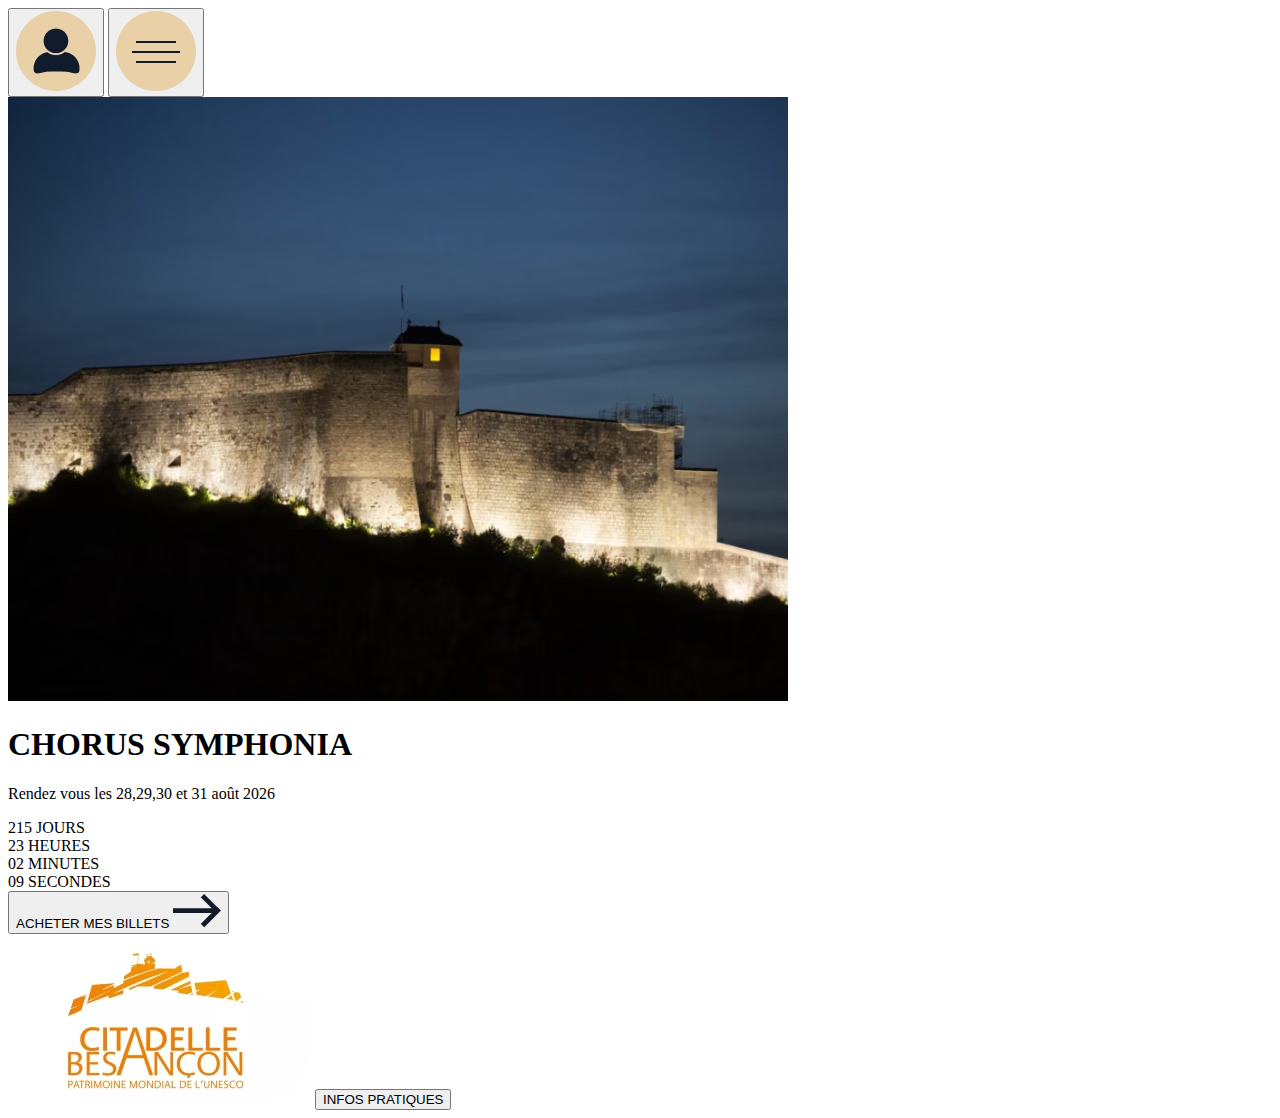
<file: index.html>
<!DOCTYPE html>
<html lang="fr">
<head>
    <meta charset="UTF-8">
    <meta name="viewport" content="width=device-width, initial-scale=1.0">
    <title>Chorus Symphonia - Festival 2026</title>
</head>
<body>
    <!-- Header avec navigation -->
    <header>
        <nav>
            <button class="user-icon" aria-label="Compte utilisateur">
                <img src="assets/Icon/moncompte.avif" alt="Utilisateur">
            </button>
            <button class="menu-icon" aria-label="Menu">
                <img src="assets/Icon/ouvrirlemenu.avif" alt="Menu">
            </button>
        </nav>
    </header>

    <!-- Section Hero avec image de fond -->
    <section class="hero">
        <img src="assets/img/page d'acceuil/hero page d'acceuil.avif" alt="Citadelle de Besançon" class="hero-background">
        
        <div class="hero-content">
            <h1>CHORUS SYMPHONIA</h1>
            <p class="event-date">Rendez vous les 28,29,30 et 31 août 2026</p>
        </div>
    </section>

    <!-- Section Compte à rebours -->
    <section class="countdown">
        <div class="countdown-item">
            <span class="countdown-number">215</span>
            <span class="countdown-label">JOURS</span>
        </div>
        <div class="countdown-item">
            <span class="countdown-number">23</span>
            <span class="countdown-label">HEURES</span>
        </div>
        <div class="countdown-item">
            <span class="countdown-number">02</span>
            <span class="countdown-label">MINUTES</span>
        </div>
        <div class="countdown-item">
            <span class="countdown-number">09</span>
            <span class="countdown-label">SECONDES</span>
        </div>
    </section>

    <!-- Bouton Acheter billets -->
    <section class="ticket-section">
        <button class="btn-primary">
            ACHETER MES BILLETS
            <img src="assets/Icon/caroussel/flechedroite.avif" alt="">
        </button>
    </section>

    <!-- Section Infos pratiques -->
    <section class="info-card">
        <img src="assets/img/page d'acceuil/citadelle logo.avif" alt="Vue aérienne de la Citadelle" class="info-image">
        <button class="btn-secondary">INFOS PRATIQUES</button>
    </section>
    
</body>
</html>
</file>
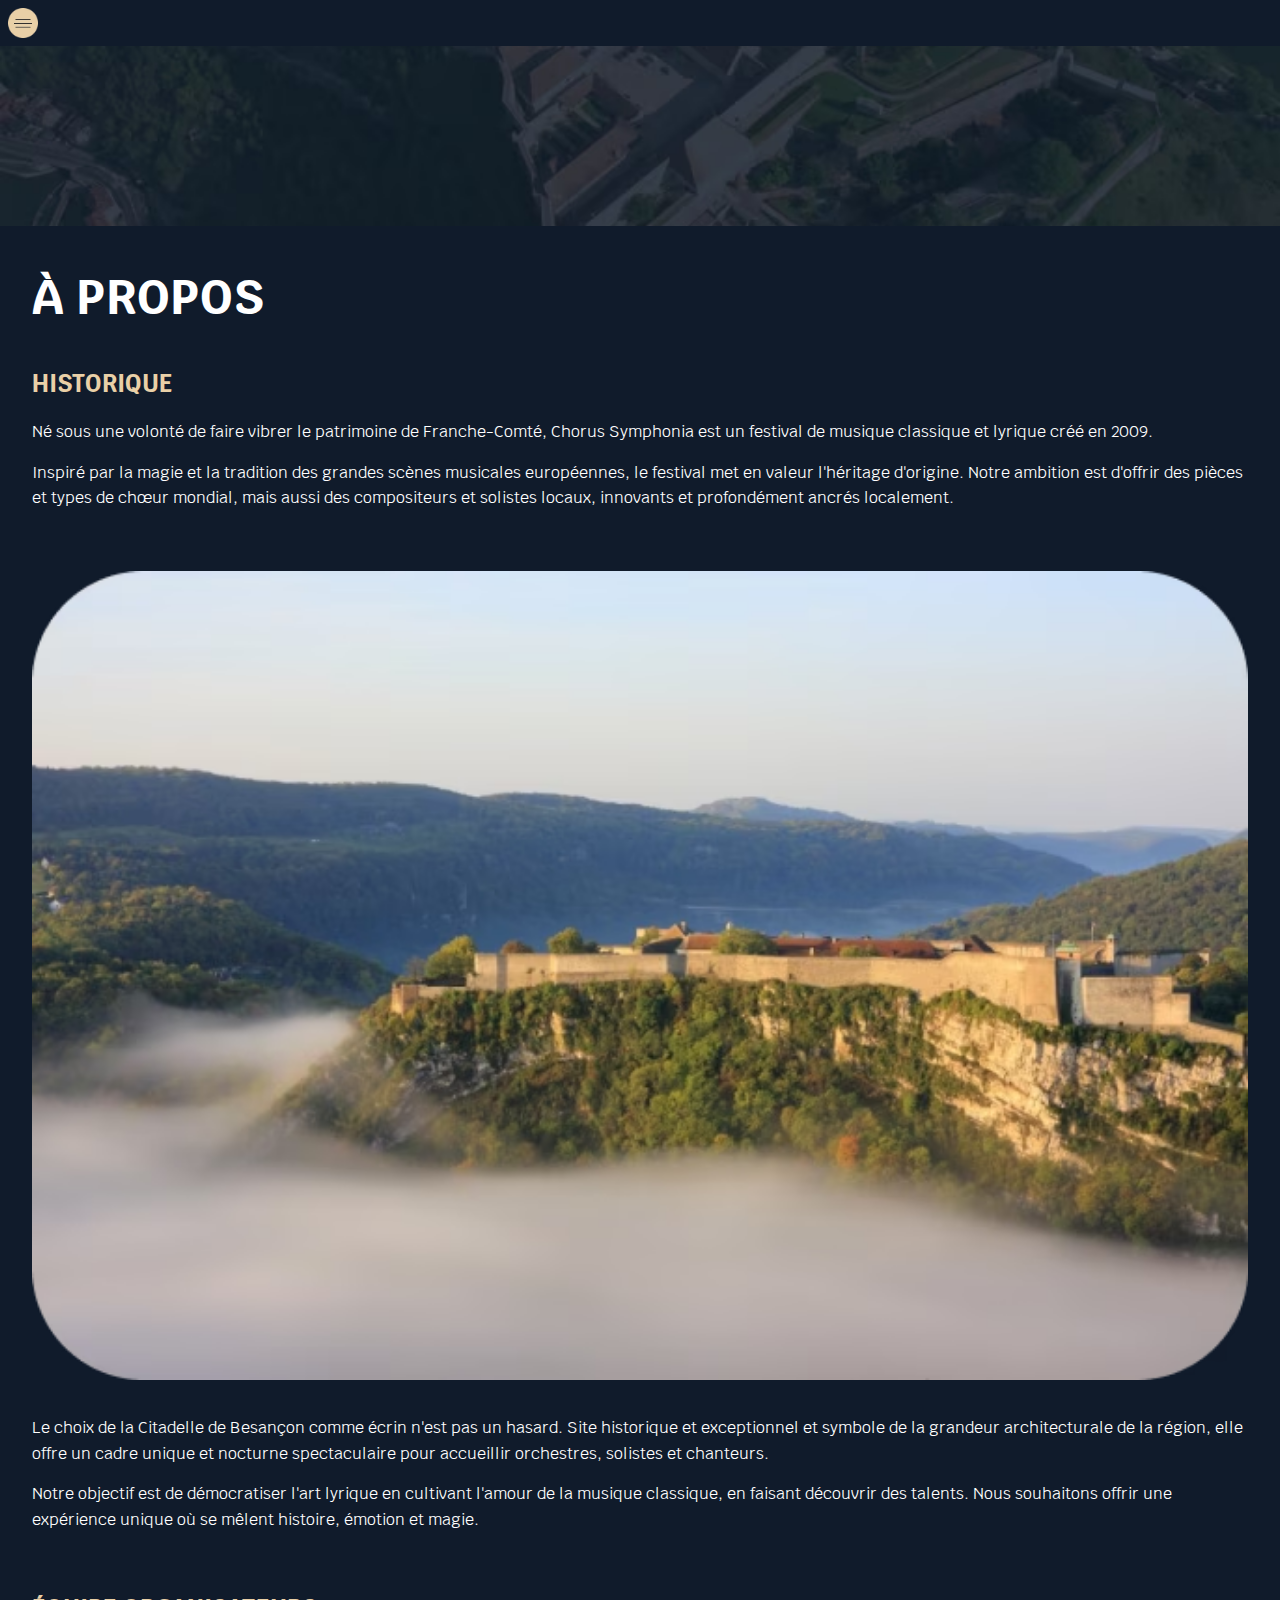
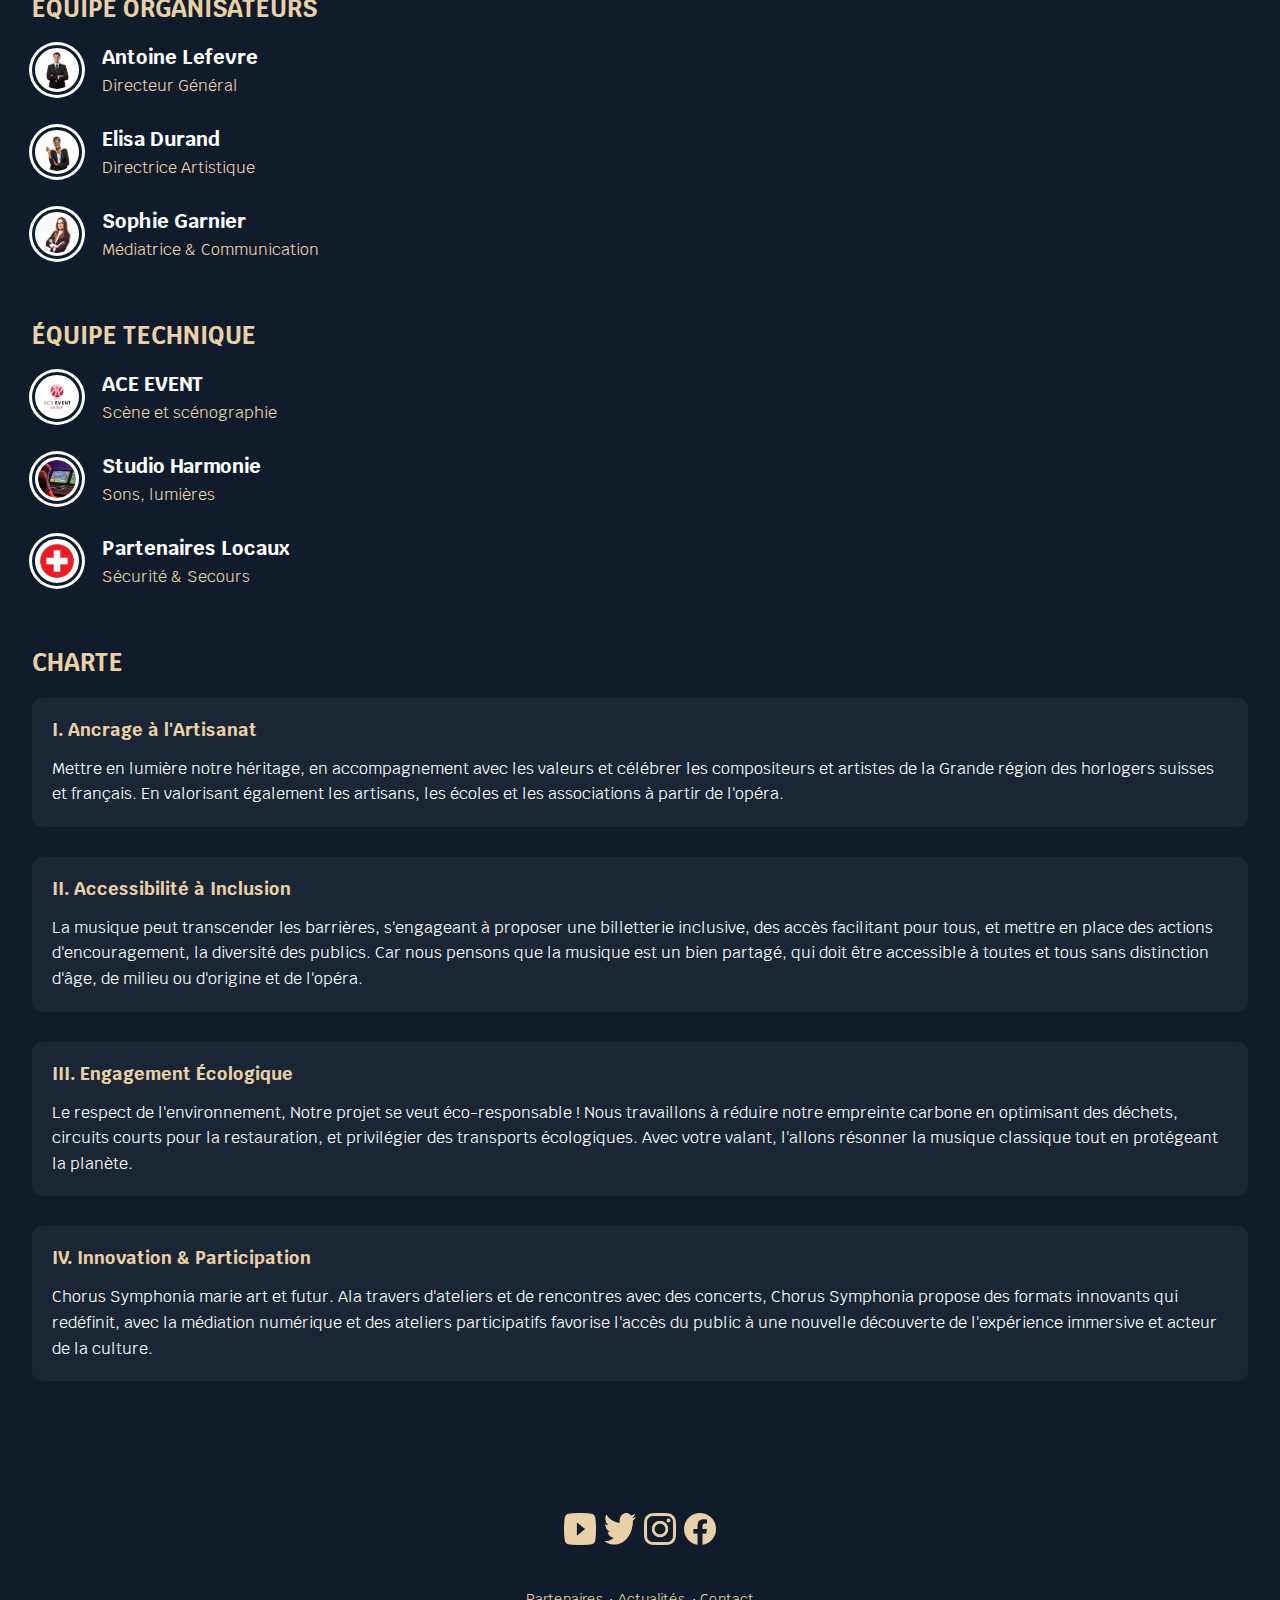
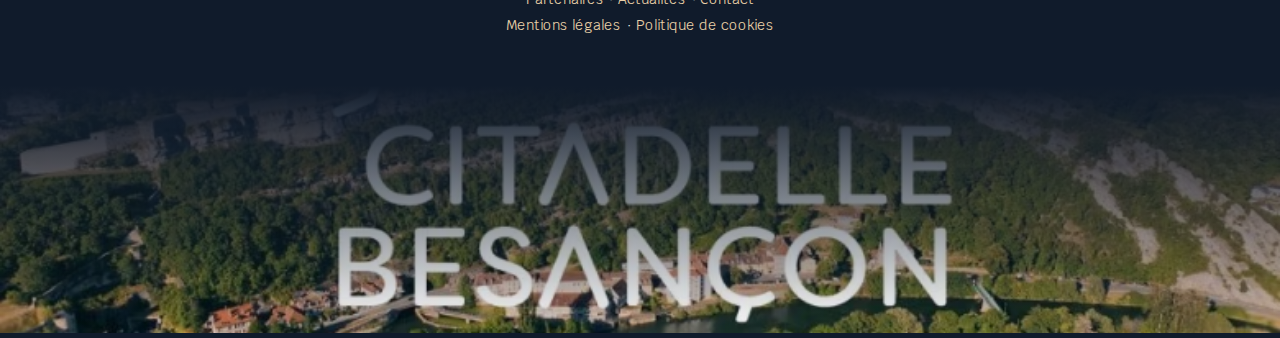
<file: a_propos.html>
<!DOCTYPE html>
<html lang="fr">
<head>
    <meta charset="UTF-8">
    <meta name="viewport" content="width=device-width, initial-scale=1.0">
    <title>À propos - Chorus Symphonia</title>
    <link rel="stylesheet" href="src/css/menu.css">
    <link rel="stylesheet" href="src/css/a_propos.css">
</head>
<body>
    <header>
        <nav>
            <button class="menu-toggle" aria-label="Menu" aria-expanded="false">
                <img src="assets/Icon/ouvrirlemenu.avif" alt="Ouvrir le menu" class="menu-open">
                <img src="assets/Icon/fermerlemenu.avif" alt="Fermer le menu" class="menu-close" style="display: none;">
            </button>
        </nav>
        <div class="header-background">
            <img src="assets/img/a_propos/apropos_header.avif" alt="Citadelle de Besançon" class="header-bg-image">
            <div class="logo-overlay">
                <a href="index.html">
                    <h1>CHORUS<br>SYMPHONIA</h1>
                </a>
            </div>
        </div>
    </header>

    <nav class="menu-overlay" id="menu" aria-hidden="true">
        <button class="menu-close-btn" aria-label="Fermer le menu">
            <img src="assets/Icon/fermerlemenu.avif" alt="Fermer le menu">
        </button>
        <div class="menu-content">
            <div class="menu-header">
                <a href="index.html">
                    <img src="assets/img/menu/logo.avif" alt="Chorus Symphonia" class="menu-logo">
                </a>
            </div>
            
            <ul class="menu-nav">
                <li><a href="scenes.html">Les scènes</a></li>
                <li><a href="programmation.html">Programmation</a></li>
                <li><a href="artistes.html">Artistes</a></li>
                <li><a href="a_propos.html">À propos</a></li>
                <li><a href="contact.html">Contact</a></li>
                <li><a href="info_pratique.html">Infos pratiques</a></li>
            </ul>
        </div>
    </nav>

    <main>
        <section class="about-intro">
            <h1 class="page-title">À PROPOS</h1>
            
            <div class="about-section">
                <h2 class="section-title">HISTORIQUE</h2>
                <p>
                    Né sous une volonté de faire vibrer le patrimoine de Franche-Comté, Chorus Symphonia est un 
                    festival de musique classique et lyrique créé en 2009.
                </p>
                <p>
                    Inspiré par la magie et la tradition des grandes scènes musicales européennes, le festival met en 
                    valeur l'héritage d'origine. Notre ambition est d'offrir des pièces et types de chœur mondial, 
                    mais aussi des compositeurs et solistes locaux, innovants et profondément ancrés localement.
                </p>
            </div>

            <img src="assets/img/a_propos/photo_suite_a_propos.avif" alt="Citadelle de Besançon" class="about-image">

            <div class="about-section">
                <p>
                    Le choix de la Citadelle de Besançon comme écrin n'est pas un hasard. Site historique et 
                    exceptionnel et symbole de la grandeur architecturale de la région, elle offre un cadre unique et 
                    nocturne spectaculaire pour accueillir orchestres, solistes et chanteurs.
                </p>
                <p>
                    Notre objectif est de démocratiser l'art lyrique en cultivant l'amour de la musique classique, en 
                    faisant découvrir des talents. Nous souhaitons offrir une expérience unique où se mêlent 
                    histoire, émotion et magie.
                </p>
            </div>
        </section>

        <section class="team-section">
            <h2 class="section-title">ÉQUIPE ORGANISATEURS</h2>
            
            <div class="team-member">
                <img src="assets/img/a_propos/antoine_lefevre_a_propos.avif" alt="Antoine Lefevre" class="member-photo">
                <div class="member-info">
                    <h3 class="member-name">Antoine Lefevre</h3>
                    <p class="member-role">Directeur Général</p>
                </div>
            </div>

            <div class="team-member">
                <img src="assets/img/a_propos/elisa_durand_a_propos.avif" alt="Elisa Durand" class="member-photo">
                <div class="member-info">
                    <h3 class="member-name">Elisa Durand</h3>
                    <p class="member-role">Directrice Artistique</p>
                </div>
            </div>

            <div class="team-member">
                <img src="assets/img/a_propos/sophie_garnier_a_propos.avif" alt="Sophie Garnier" class="member-photo">
                <div class="member-info">
                    <h3 class="member-name">Sophie Garnier</h3>
                    <p class="member-role">Médiatrice & Communication</p>
                </div>
            </div>
        </section>

        <section class="technical-team">
            <h2 class="section-title">ÉQUIPE TECHNIQUE</h2>
            
            <div class="tech-member">
                <img src="assets/img/a_propos/ACE_event.avif" alt="ACE EVENT" class="tech-logo">
                <div class="tech-info">
                    <h3 class="tech-name">ACE EVENT</h3>
                    <p class="tech-role">Scène et scénographie</p>
                </div>
            </div>

            <div class="tech-member">
                <img src="assets/img/a_propos/studio_harmonie.avif" alt="Studio Harmonie" class="tech-logo">
                <div class="tech-info">
                    <h3 class="tech-name">Studio Harmonie</h3>
                    <p class="tech-role">Sons, lumières</p>
                </div>
            </div>

            <div class="tech-member">
                <img src="assets/img/a_propos/partenaires_locaux.avif" alt="Partenaires Locaux" class="tech-logo">
                <div class="tech-info">
                    <h3 class="tech-name">Partenaires Locaux</h3>
                    <p class="tech-role">Sécurité & Secours</p>
                </div>
            </div>
        </section>

        <section class="values-section">
            <h2 class="section-title">CHARTE</h2>
            
            <div class="value-item">
                <h3 class="value-title">I. Ancrage à l'Artisanat</h3>
                <p class="value-text">
                    Mettre en lumière notre héritage, en accompagnement avec les valeurs et 
                    célébrer les compositeurs et artistes de la Grande région des horlogers suisses et 
                    français. En valorisant également les artisans, les écoles et les associations à partir de l'opéra.
                </p>
            </div>

            <div class="value-item">
                <h3 class="value-title">II. Accessibilité à Inclusion</h3>
                <p class="value-text">
                    La musique peut transcender les barrières, s'engageant à proposer une billetterie 
                    inclusive, des accès facilitant pour tous, et mettre en place des actions d'encouragement, la 
                    diversité des publics. Car nous pensons que la musique est un bien partagé, qui doit être 
                    accessible à toutes et tous sans distinction d'âge, de milieu ou d'origine et de l'opéra.
                </p>
            </div>

            <div class="value-item">
                <h3 class="value-title">III. Engagement Écologique</h3>
                <p class="value-text">
                    Le respect de l'environnement, Notre projet se veut éco-responsable ! Nous 
                    travaillons à réduire notre empreinte carbone en optimisant des déchets, circuits courts 
                    pour la restauration, et privilégier des transports écologiques. Avec votre valant, 
                    l'allons résonner la musique classique tout en protégeant la planète.
                </p>
            </div>

            <div class="value-item">
                <h3 class="value-title">IV. Innovation & Participation</h3>
                <p class="value-text">
                    Chorus Symphonia marie art et futur. Ala travers d'ateliers et de rencontres avec 
                    des concerts, Chorus Symphonia propose des formats innovants qui redéfinit, avec la 
                    médiation numérique et des ateliers participatifs favorise l'accès du public à une 
                    nouvelle découverte de l'expérience immersive et acteur de la culture.
                </p>
            </div>
        </section>
    </main>

    <footer>
        <div class="social-media">
            <a href="#" aria-label="YouTube">
                <img src="assets/Icon/youtube.avif" alt="YouTube">
            </a>
            <a href="#" aria-label="Twitter">
                <img src="assets/Icon/twitter.avif" alt="Twitter">
            </a>
            <a href="#" aria-label="Instagram">
                <img src="assets/Icon/instagram.avif" alt="Instagram">
            </a>
            <a href="#" aria-label="Facebook">
                <img src="assets/Icon/facebook.avif" alt="Facebook">
            </a>
        </div>

        <nav class="footer-nav">
            <div class="footer-nav-line1">
                <a href="#">Partenaires</a>
                <span>·</span>
                <a href="#">Actualités</a>
                <span>·</span>
                <a href="contact.html">Contact</a>
            </div>
            <div class="footer-nav-line2">
                <a href="#">Mentions légales</a>
                <span>·</span>
                <a href="#">Politique de cookies</a>
            </div>
        </nav>

        <div class="footer-hero">
            <img src="assets/img/page_d'acceuil/footer.avif" alt="Citadelle Besançon" class="footer-background">
        </div>
    </footer>

    <script src="src/js/menu.js"></script>
</body>
</html>
</file>
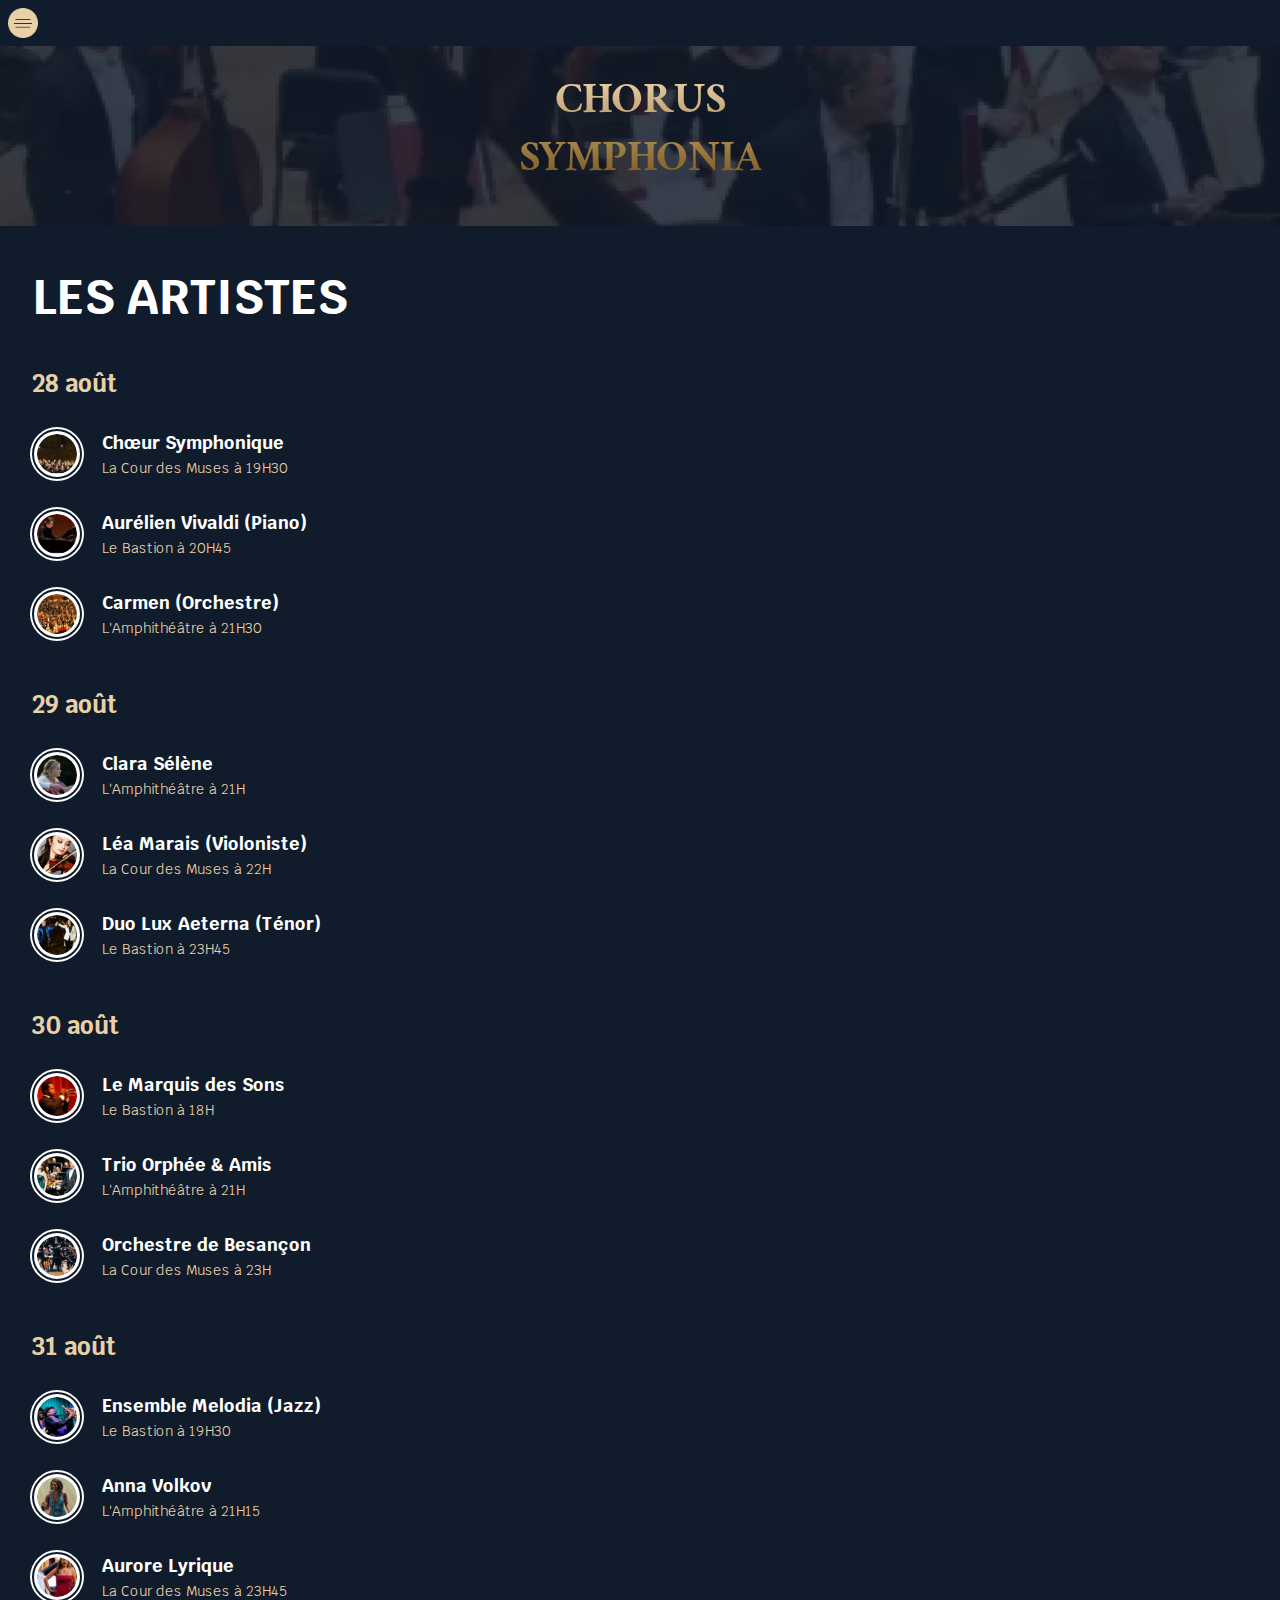
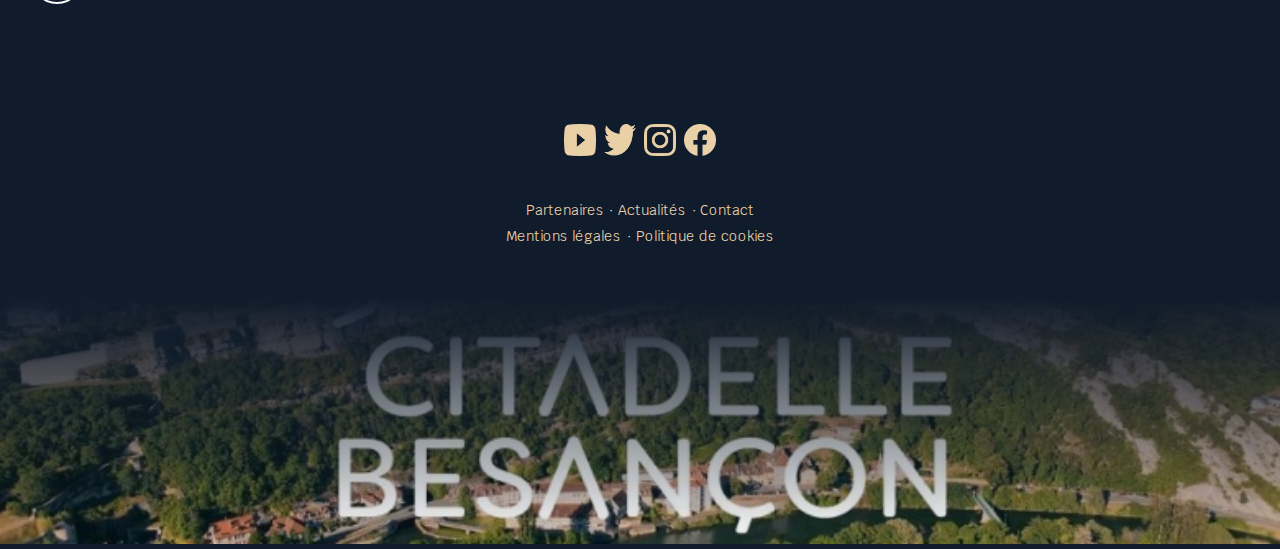
<file: artistes.html>
<!DOCTYPE html>
<html lang="fr">
<head>
    <meta charset="UTF-8">
    <meta name="viewport" content="width=device-width, initial-scale=1.0">
    <title>Les Artistes - Chorus Symphonia</title>
    <link rel="stylesheet" href="src/css/menu.css">
    <link rel="stylesheet" href="src/css/artistes.css">
</head>
<body>
    <header>
        <nav>
            <button class="menu-toggle" aria-label="Menu" aria-expanded="false">
                <img src="assets/Icon/ouvrirlemenu.avif" alt="Ouvrir le menu" class="menu-open">
                <img src="assets/Icon/fermerlemenu.avif" alt="Fermer le menu" class="menu-close" style="display: none;">
            </button>
        </nav>
        <div class="header-background">
            <img src="assets/img/artistes/hero.avif" alt="Concert" class="header-bg-image">
            <div class="logo-overlay">
                <a href="index.html">
                    <h1>CHORUS<br>SYMPHONIA</h1>
                </a>
            </div>
        </div>
    </header>

    <nav class="menu-overlay" id="menu" aria-hidden="true">
        <button class="menu-close-btn" aria-label="Fermer le menu">
            <img src="assets/Icon/fermerlemenu.avif" alt="Fermer le menu">
        </button>
        <div class="menu-content">
            <div class="menu-header">
                <a href="index.html">
                    <img src="assets/img/menu/logo.avif" alt="Chorus Symphonia" class="menu-logo">
                </a>
            </div>
            
            <ul class="menu-nav">
                <li><a href="scenes.html">Les scènes</a></li>
                <li><a href="programmation.html">Programmation</a></li>
                <li><a href="artistes.html">Artistes</a></li>
                <li><a href="a_propos.html">À propos</a></li>
                <li><a href="contact.html">Contact</a></li>
                <li><a href="info_pratique.html">Infos pratiques</a></li>
            </ul>
        </div>
    </nav>

    <main>
        <h2 class="page-title">LES ARTISTES</h2>

        <!-- 28 août -->
        <div class="date-section">
            <h3 class="date-title">28 août</h3>
            
            <div class="artist-item">
                <img src="assets/img/artistes/choeur_symphonique.avif" alt="Chœur Symphonique" class="artist-photo">
                <div class="artist-info">
                    <h4 class="artist-name">Chœur Symphonique</h4>
                    <p class="artist-details">La Cour des Muses à 19H30</p>
                </div>
            </div>

            <a href="template_artiste.html" class="artist-item">
                <img src="assets/img/artistes/aurélien_vivaldi.avif" alt="Aurélien Vivaldi" class="artist-photo">
                <div class="artist-info">
                    <h4 class="artist-name">Aurélien Vivaldi (Piano)</h4>
                    <p class="artist-details">Le Bastion à 20H45</p>
                </div>
            </a>

            <div class="artist-item">
                <img src="assets/img/artistes/carmen.avif" alt="Carmen" class="artist-photo">
                <div class="artist-info">
                    <h4 class="artist-name">Carmen (Orchestre)</h4>
                    <p class="artist-details">L'Amphithéâtre à 21H30</p>
                </div>
            </div>
        </div>

        <!-- 29 août -->
        <div class="date-section">
            <h3 class="date-title">29 août</h3>
            
            <div class="artist-item">
                <img src="assets/img/artistes/clara_selene.avif" alt="Clara Sélène" class="artist-photo">
                <div class="artist-info">
                    <h4 class="artist-name">Clara Sélène</h4>
                    <p class="artist-details">L'Amphithéâtre à 21H</p>
                </div>
            </div>

            <div class="artist-item">
                <img src="assets/img/artistes/lea_marais.avif" alt="Léa Marais" class="artist-photo">
                <div class="artist-info">
                    <h4 class="artist-name">Léa Marais (Violoniste)</h4>
                    <p class="artist-details">La Cour des Muses à 22H</p>
                </div>
            </div>

            <div class="artist-item">
                <img src="assets/img/artistes/duo.avif" alt="Duo Lux Aeterna" class="artist-photo">
                <div class="artist-info">
                    <h4 class="artist-name">Duo Lux Aeterna (Ténor)</h4>
                    <p class="artist-details">Le Bastion à 23H45</p>
                </div>
            </div>
        </div>

        <!-- 30 août -->
        <div class="date-section">
            <h3 class="date-title">30 août</h3>
            
            <div class="artist-item">
                <img src="assets/img/artistes/marquis.avif" alt="Le Marquis des Sons" class="artist-photo">
                <div class="artist-info">
                    <h4 class="artist-name">Le Marquis des Sons</h4>
                    <p class="artist-details">Le Bastion à 18H</p>
                </div>
            </div>

            <div class="artist-item">
                <img src="assets/img/artistes/trio.avif" alt="Trio Orphée & Amis" class="artist-photo">
                <div class="artist-info">
                    <h4 class="artist-name">Trio Orphée & Amis</h4>
                    <p class="artist-details">L'Amphithéâtre à 21H</p>
                </div>
            </div>

            <div class="artist-item">
                <img src="assets/img/artistes/orchestre_de_besancon.avif" alt="Orchestre de Besançon" class="artist-photo">
                <div class="artist-info">
                    <h4 class="artist-name">Orchestre de Besançon</h4>
                    <p class="artist-details">La Cour des Muses à 23H</p>
                </div>
            </div>
        </div>

        <!-- 31 août -->
        <div class="date-section">
            <h3 class="date-title">31 août</h3>
            
            <div class="artist-item">
                <img src="assets/img/artistes/ensemble_melodia.avif" alt="Ensemble Melodia" class="artist-photo">
                <div class="artist-info">
                    <h4 class="artist-name">Ensemble Melodia (Jazz)</h4>
                    <p class="artist-details">Le Bastion à 19H30</p>
                </div>
            </div>

            <div class="artist-item">
                <img src="assets/img/artistes/anna.avif" alt="Anna Volkov" class="artist-photo">
                <div class="artist-info">
                    <h4 class="artist-name">Anna Volkov</h4>
                    <p class="artist-details">L'Amphithéâtre à 21H15</p>
                </div>
            </div>

            <div class="artist-item">
                <img src="assets/img/artistes/aurore.avif" alt="Aurore Lyrique" class="artist-photo">
                <div class="artist-info">
                    <h4 class="artist-name">Aurore Lyrique</h4>
                    <p class="artist-details">La Cour des Muses à 23H45</p>
                </div>
            </div>
        </div>
    </main>

    <footer>
        <div class="social-media">
            <a href="#" aria-label="YouTube">
                <img src="assets/Icon/youtube.avif" alt="YouTube">
            </a>
            <a href="#" aria-label="Twitter">
                <img src="assets/Icon/twitter.avif" alt="Twitter">
            </a>
            <a href="#" aria-label="Instagram">
                <img src="assets/Icon/instagram.avif" alt="Instagram">
            </a>
            <a href="#" aria-label="Facebook">
                <img src="assets/Icon/facebook.avif" alt="Facebook">
            </a>
        </div>

        <nav class="footer-nav">
            <div class="footer-nav-line1">
                <a>Partenaires</a>
                <span>·</span>
                <a>Actualités</a>
                <span>·</span>
                <a>Contact</a>
            </div>
            <div class="footer-nav-line2">
                <a>Mentions légales</a>
                <span>·</span>
                <a>Politique de cookies</a>
            </div>
        </nav>

        <div class="footer-hero">
            <img src="assets/img/page_d'acceuil/footer.avif" alt="Citadelle Besançon" class="footer-background">
        </div>
    </footer>

    <script src="src/js/menu.js"></script>
</body>
</html>
</file>
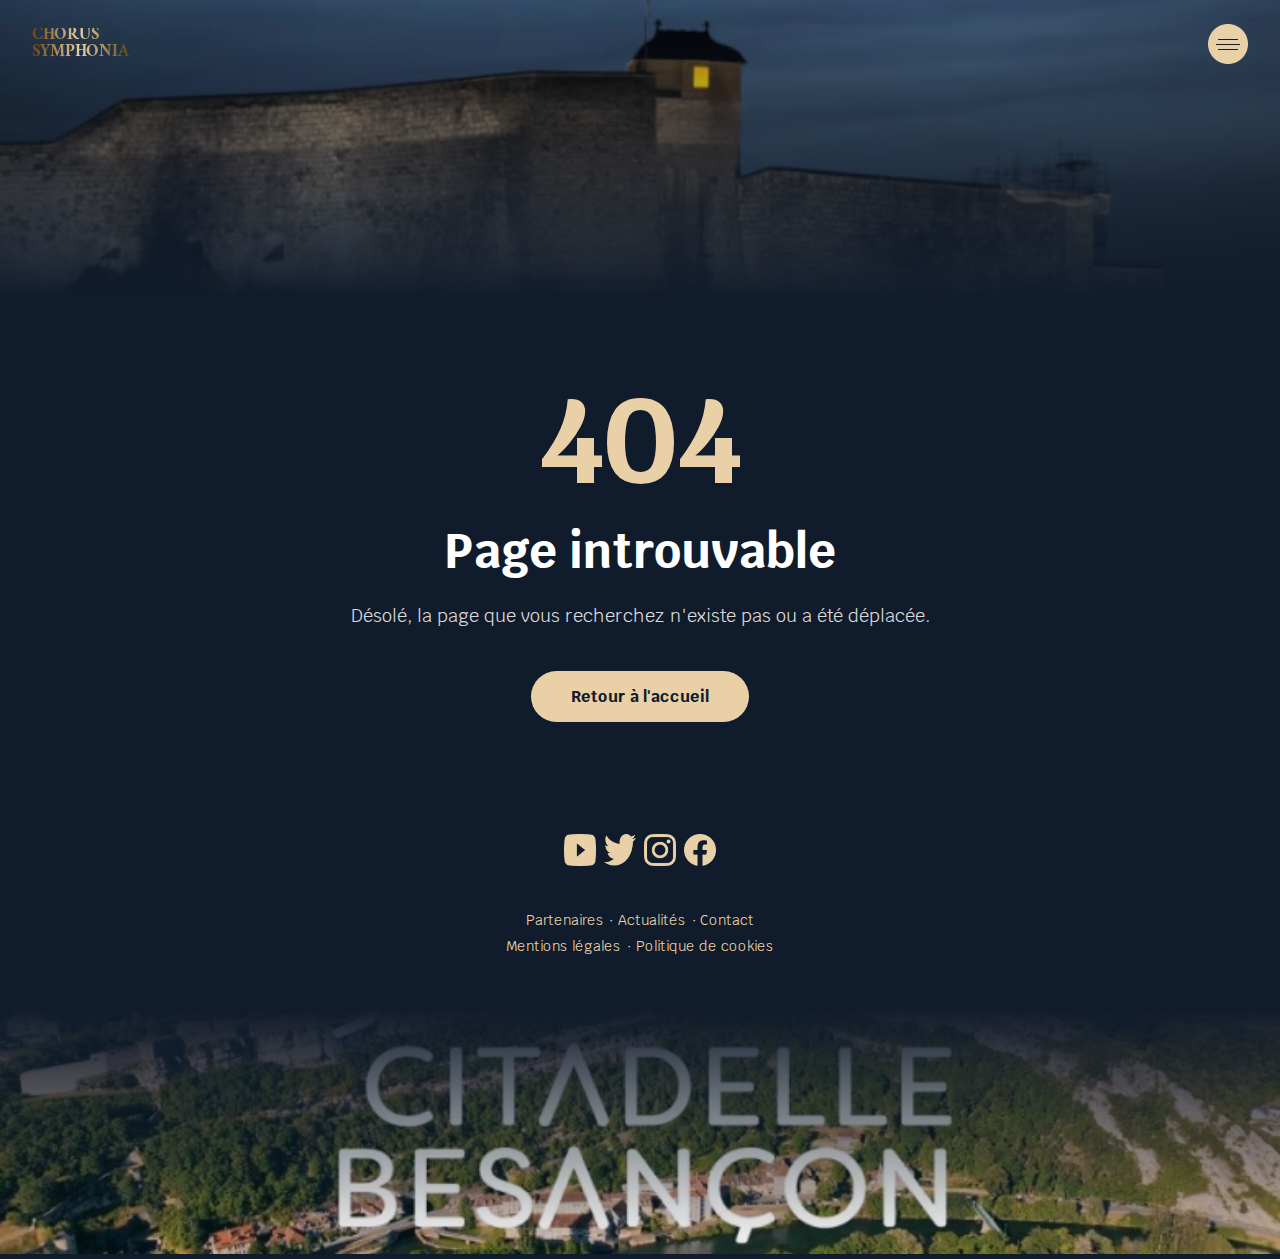
<file: error404.html>
<!DOCTYPE html>
<html lang="fr">
<head>
    <meta charset="UTF-8">
    <meta name="viewport" content="width=device-width, initial-scale=1.0">
    <title>Erreur 404 - Chorus Symphonia</title>
    <link rel="stylesheet" href="src/css/menu.css">
    <link rel="stylesheet" href="src/css/error404.css">
</head>
<body>
    <header>
        <nav>
            <button class="menu-toggle" aria-label="Menu" aria-expanded="false">
                <img src="assets/Icon/ouvrirlemenu.avif" alt="Menu" class="menu-open">
                <img src="assets/Icon/fermerlemenu.avif" alt="Fermer" class="menu-close" style="display: none;">
            </button>
        </nav>
        <div class="header-background">
            <img src="assets/img/page_d'acceuil/hero_page_d'acceuil.avif" alt="Citadelle de Besançon" class="header-bg-image">
            <div class="logo-overlay">
                <a href="index.html">
                    <h1>CHORUS<br>SYMPHONIA</h1>
                </a>
            </div>
        </div>
    </header>

    <nav class="menu-overlay" id="menu" aria-hidden="true">
        <button class="menu-close-btn" aria-label="Fermer le menu">
            <img src="assets/Icon/fermerlemenu.avif" alt="Fermer le menu">
        </button>
        <div class="menu-content">
            <div class="menu-header">
                <a href="index.html">
                    <img src="assets/img/menu/logo.avif" alt="Chorus Symphonia" class="menu-logo">
                </a>
            </div>
            
            <ul class="menu-nav">
                <li><a href="index.html">ACCUEIL</a></li>
                <li><a href="a_propos.html">À PROPOS</a></li>
                <li><a href="programmation.html">PROGRAMMATION</a></li>
                <li><a href="scenes.html">SCÈNES</a></li>
                <li><a href="artistes.html">ARTISTES</a></li>
                <li><a href="info_pratique.html">INFOS PRATIQUES</a></li>
                <li><a href="contact.html">CONTACT</a></li>
            </ul>
        </div>
    </nav>

    <main>
        <div class="error-content">
            <h1 class="error-code">404</h1>
            <h2 class="error-title">Page introuvable</h2>
            <p class="error-message">Désolé, la page que vous recherchez n'existe pas ou a été déplacée.</p>
            <a href="index.html" class="btn-home">
                Retour à l'accueil
            </a>
        </div>
    </main>

    <footer>
        <div class="social-media">
            <a href="#" aria-label="YouTube">
                <img src="assets/Icon/youtube.avif" alt="YouTube">
            </a>
            <a href="#" aria-label="Twitter">
                <img src="assets/Icon/twitter.avif" alt="Twitter">
            </a>
            <a href="#" aria-label="Instagram">
                <img src="assets/Icon/instagram.avif" alt="Instagram">
            </a>
            <a href="#" aria-label="Facebook">
                <img src="assets/Icon/facebook.avif" alt="Facebook">
            </a>
        </div>

        <nav class="footer-nav">
            <div class="footer-nav-line1">
                <a href="#">Partenaires</a>
                <span>·</span>
                <a href="#">Actualités</a>
                <span>·</span>
                <a href="contact.html">Contact</a>
            </div>
            <div class="footer-nav-line2">
                <a href="#">Mentions légales</a>
                <span>·</span>
                <a href="#">Politique de cookies</a>
            </div>
        </nav>

        <div class="footer-hero">
            <img src="assets/img/page_d'acceuil/footer.avif" alt="Citadelle Besançon" class="footer-background">
        </div>
    </footer>

    <script src="src/js/menu.js"></script>
</body>
</html>
</file>
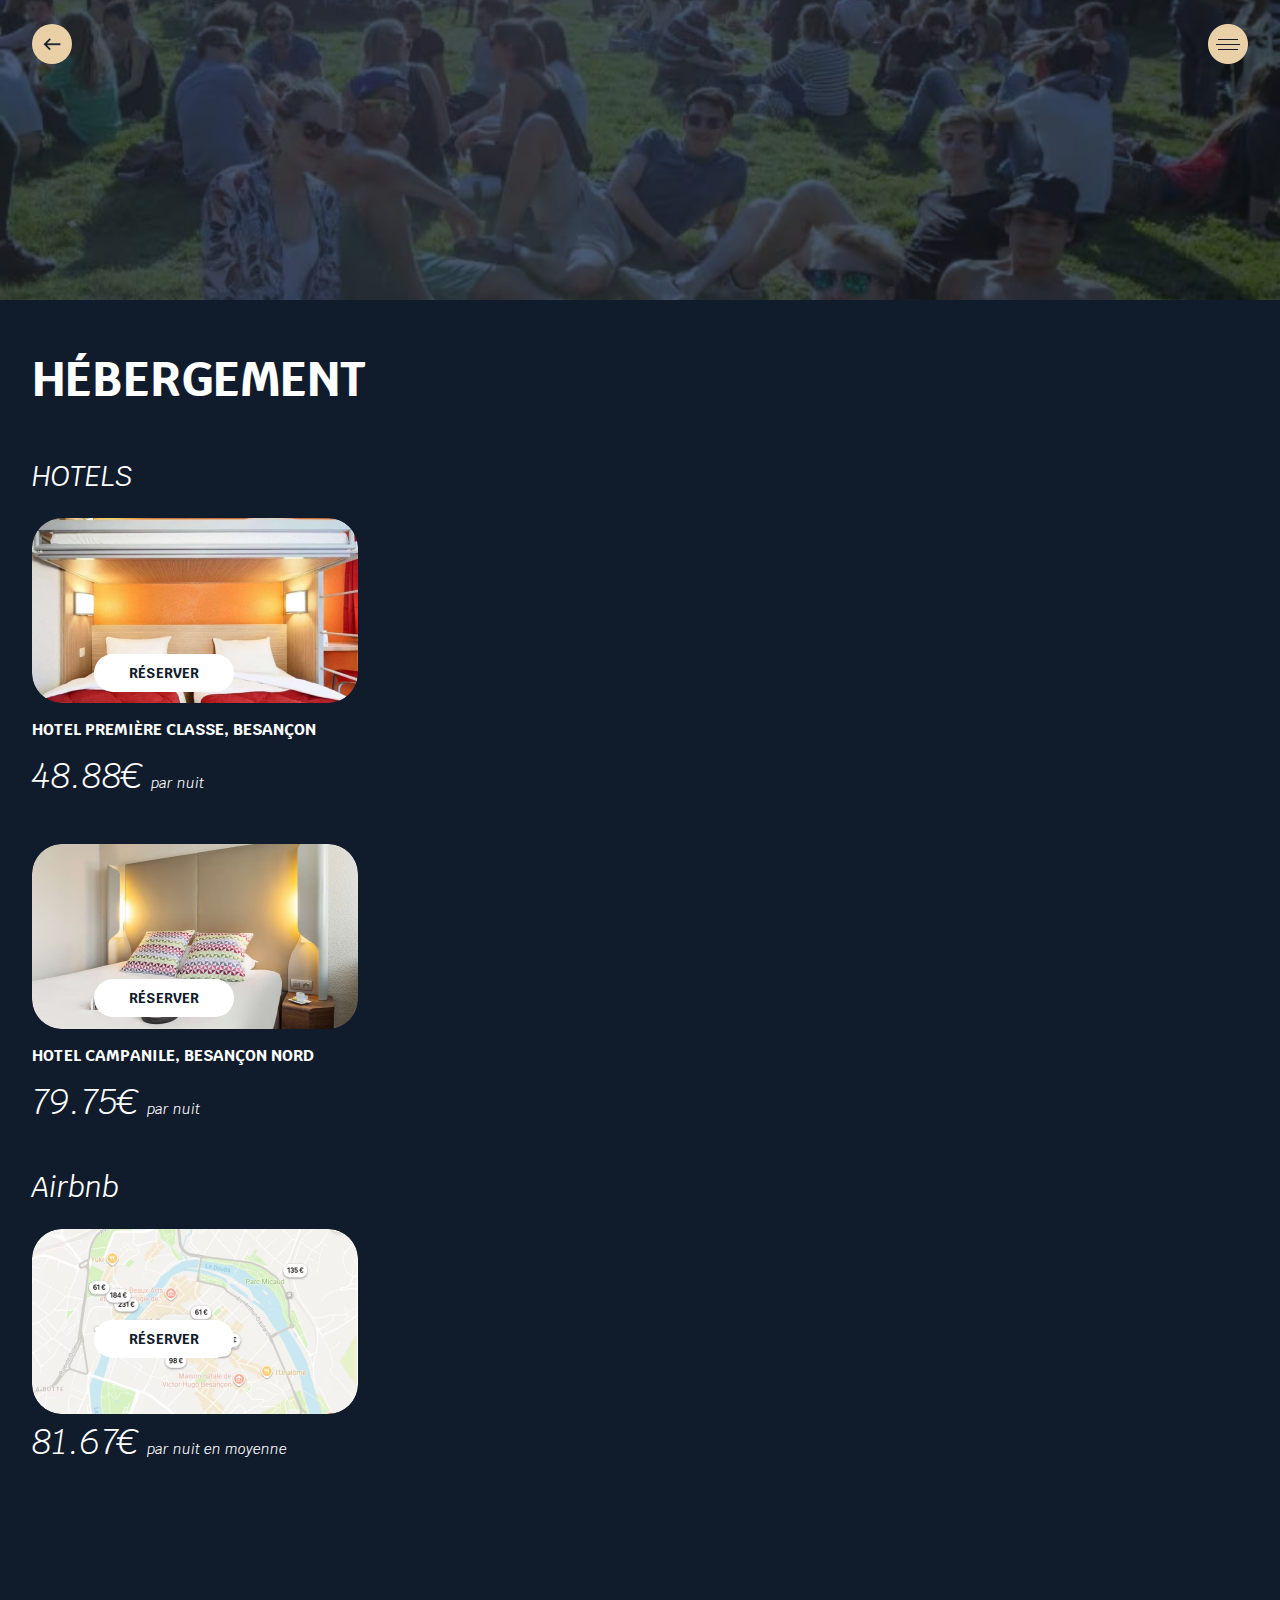
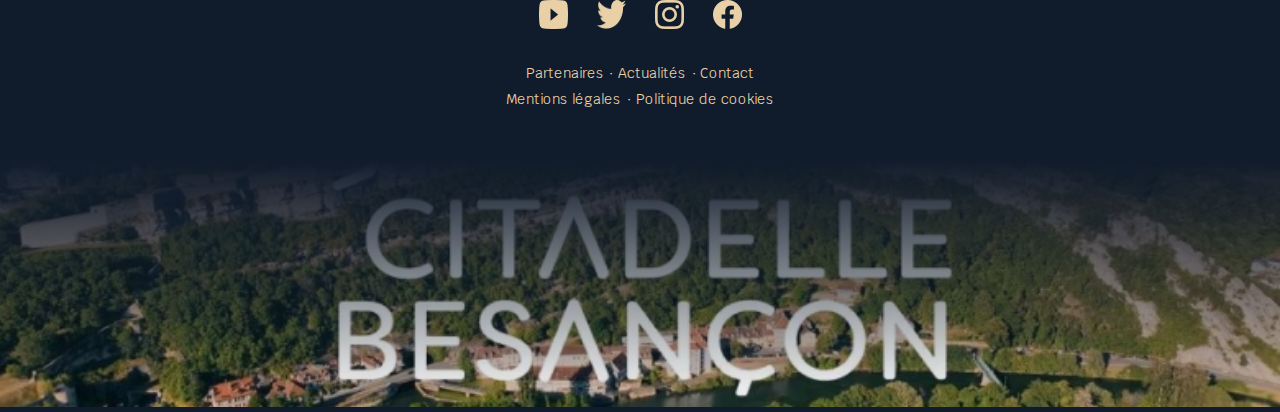
<file: Hébergement.html>
<!DOCTYPE html>
<html lang="fr">
<head>
    <meta charset="UTF-8">
    <meta name="viewport" content="width=device-width, initial-scale=1.0">
    <title>Hébergement - Chorus Symphonia</title>
    <link rel="stylesheet" href="src/css/menu.css">
    <link rel="stylesheet" href="src/css/hebergement.css">
</head>
<body>
    <header>
        <nav>
            <a href="info_pratique.html" class="back-btn">
                <img src="assets/Icon/flecheback.avif" alt="Retour">
            </a>
            <button class="menu-toggle" aria-label="Menu" aria-expanded="false">
                <img src="assets/Icon/ouvrirlemenu.avif" alt="Ouvrir le menu" class="menu-open">
                <img src="assets/Icon/fermerlemenu.avif" alt="Fermer le menu" class="menu-close" style="display: none;">
            </button>
        </nav>
        <div class="header-background">
            <img src="assets/img/info_pratique/hero.avif" alt="Citadelle de Besançon" class="header-bg-image">
        </div>
    </header>

    <nav class="menu-overlay" id="menu" aria-hidden="true">
        <button class="menu-close-btn" aria-label="Fermer le menu">
            <img src="assets/Icon/fermerlemenu.avif" alt="Fermer le menu">
        </button>
        <div class="menu-content">
            <div class="menu-header">
                <a href="index.html">
                    <img src="assets/img/menu/logo.avif" alt="Chorus Symphonia" class="menu-logo">
                </a>
            </div>
            
            <ul class="menu-nav">
                <li><a href="scenes.html">Les scènes</a></li>
                <li><a href="programmation.html">Programmation</a></li>
                <li><a href="artistes.html">Artistes</a></li>
                <li><a href="a_propos.html">À propos</a></li>
                <li><a href="contact.html">Contact</a></li>
                <li><a href="info_pratique.html">Infos pratiques</a></li>
            </ul>
        </div>
    </nav>

    <main>
        <h1 class="page-title">HÉBERGEMENT</h1>

        <section class="hotels-section">
            <h2 class="section-subtitle">HOTELS</h2>

            <div class="hotel-card">
                <img src="assets/img/info_pratique/premiere_classe.avif" alt="Hôtel Première Classe" class="hotel-image">
                <button class="reserve-btn">RÉSERVER</button>
                <h3 class="hotel-name">HOTEL PREMIÈRE CLASSE, BESANÇON</h3>
                <p class="hotel-price">48.88€ <span class="price-unit">par nuit</span></p>
            </div>

            <div class="hotel-card">
                <img src="assets/img/info_pratique/campanile.avif" alt="Hôtel Campanile" class="hotel-image">
                <button class="reserve-btn">RÉSERVER</button>
                <h3 class="hotel-name">HOTEL CAMPANILE, BESANÇON NORD</h3>
                <p class="hotel-price">79.75€ <span class="price-unit">par nuit</span></p>
            </div>
        </section>

        <section class="airbnb-section">
            <h2 class="section-subtitle">Airbnb</h2>

            <div class="airbnb-card">
                <img src="assets/img/info_pratique/carte_rbnb.avif" alt="Carte Airbnb" class="airbnb-map">
                <button class="reserve-btn">RÉSERVER</button>
                <p class="airbnb-price">81.67€ <span class="price-unit">par nuit en moyenne</span></p>
            </div>
        </section>
    </main>

    <footer>
        <div class="social-media">
            <a href="#" aria-label="YouTube">
                <img src="assets/Icon/youtube.avif" alt="YouTube">
            </a>
            <a href="#" aria-label="Twitter">
                <img src="assets/Icon/twitter.avif" alt="Twitter">
            </a>
            <a href="#" aria-label="Instagram">
                <img src="assets/Icon/instagram.avif" alt="Instagram">
            </a>
            <a href="#" aria-label="Facebook">
                <img src="assets/Icon/facebook.avif" alt="Facebook">
            </a>
        </div>

        <nav class="footer-nav">
            <div class="footer-nav-line1">
                <a href="#">Partenaires</a>
                <span>·</span>
                <a href="#">Actualités</a>
                <span>·</span>
                <a href="contact.html">Contact</a>
            </div>
            <div class="footer-nav-line2">
                <a href="#">Mentions légales</a>
                <span>·</span>
                <a href="#">Politique de cookies</a>
            </div>
        </nav>

        <div class="footer-hero">
            <img src="assets/img/page_d'acceuil/footer.avif" alt="Citadelle Besançon" class="footer-background">
        </div>
    </footer>

    <script src="src/js/menu.js"></script>
</body>
</html>
</file>
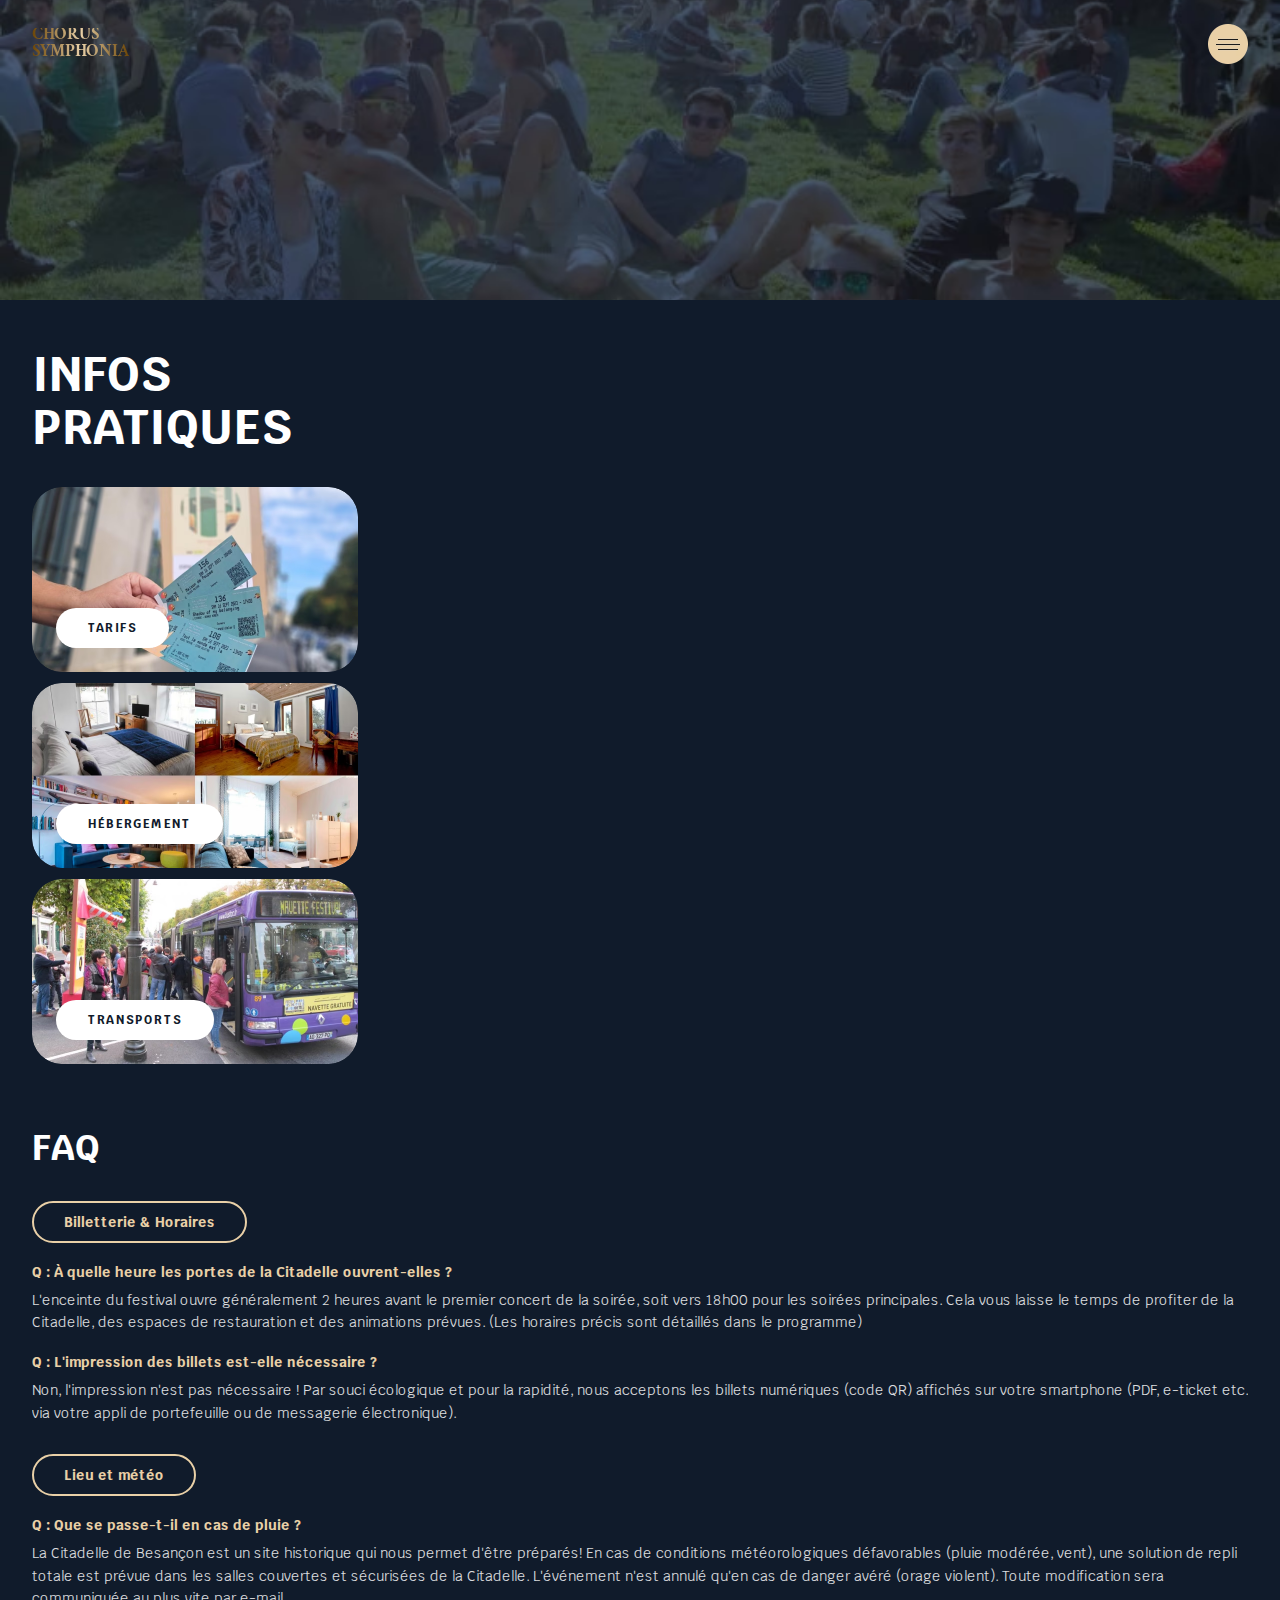
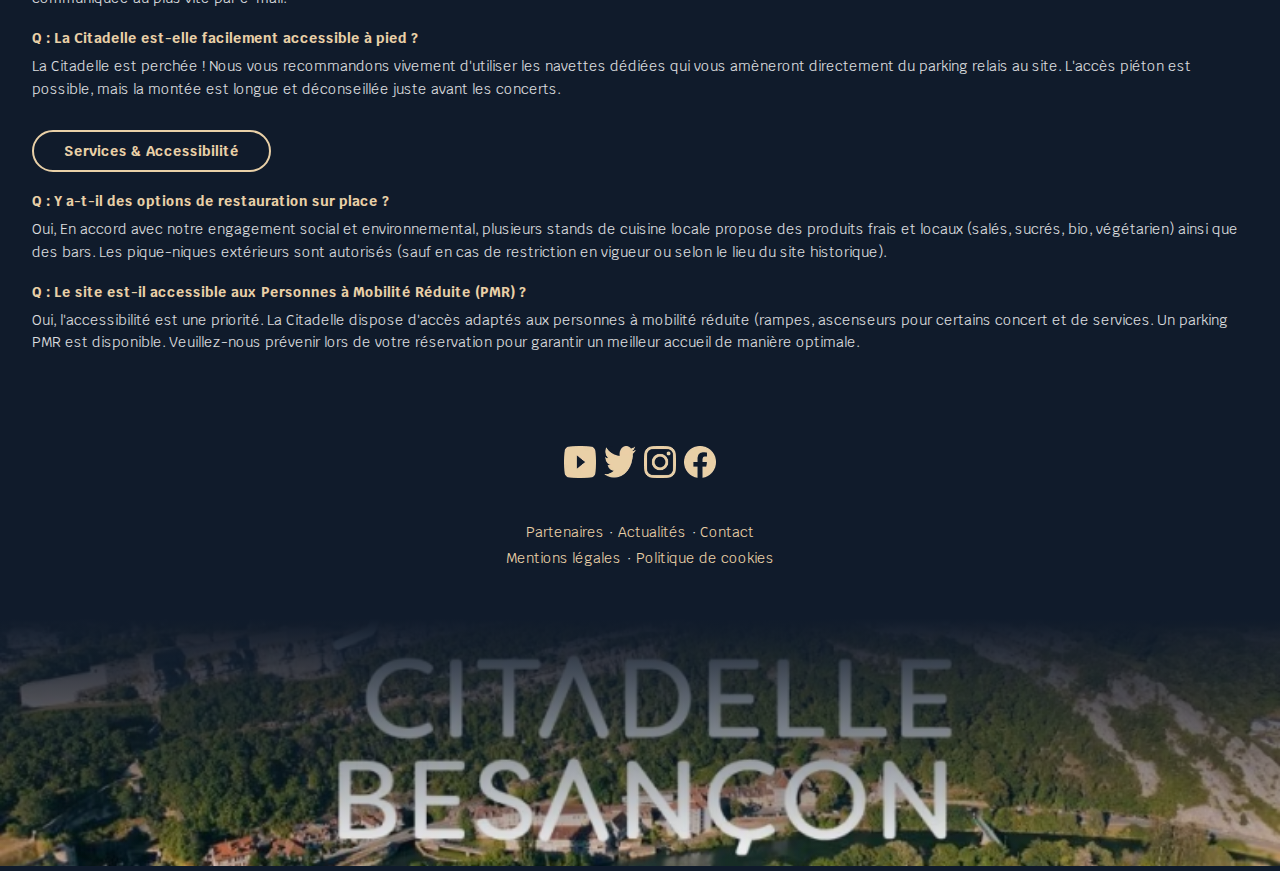
<file: info_pratique.html>
<!DOCTYPE html>
<html lang="fr">
<head>
    <meta charset="UTF-8">
    <meta name="viewport" content="width=device-width, initial-scale=1.0">
    <title>Infos Pratiques - Chorus Symphonia</title>
    <link rel="stylesheet" href="src/css/menu.css">
    <link rel="stylesheet" href="src/css/info_pratique.css">
</head>
<body>
    <header>
        <nav>
            <button class="menu-toggle" aria-label="Menu" aria-expanded="false">
                <img src="assets/Icon/ouvrirlemenu.avif" alt="Ouvrir le menu" class="menu-open">
                <img src="assets/Icon/fermerlemenu.avif" alt="Fermer le menu" class="menu-close" style="display: none;">
            </button>
        </nav>
        <div class="header-background">
            <img src="assets/img/info_pratique/hero.avif" alt="Citadelle de Besançon" class="header-bg-image">
            <div class="logo-overlay">
                <a href="index.html">
                    <h1>CHORUS<br>SYMPHONIA</h1>
                </a>
            </div>
        </div>
    </header>

    <nav class="menu-overlay" id="menu" aria-hidden="true">
        <button class="menu-close-btn" aria-label="Fermer le menu">
            <img src="assets/Icon/fermerlemenu.avif" alt="Fermer le menu">
        </button>
        <div class="menu-content">
            <div class="menu-header">
                <a href="index.html">
                    <img src="assets/img/menu/logo.avif" alt="Chorus Symphonia" class="menu-logo">
                </a>
            </div>
            
            <ul class="menu-nav">
                <li><a href="scenes.html">Les scènes</a></li>
                <li><a href="programmation.html">Programmation</a></li>
                <li><a href="artistes.html">Artistes</a></li>
                <li><a href="a_propos.html">À propos</a></li>
                <li><a href="contact.html">Contact</a></li>
                <li><a href="info_pratique.html">Infos pratiques</a></li>
            </ul>
        </div>
    </nav>

    <main>
        <h1 class="page-title">INFOS<br>PRATIQUES</h1>

        <section class="info-cards">
            <div class="info-card">
                <a href="tarif.html">
                    <img src="assets/img/info_pratique/tarif.avif" alt="Tarifs" class="card-image">
                    <button class="card-button">TARIFS</button>
                </a>
            </div>

            <div class="info-card">
                <a href="Hébergement.html">
                    <img src="assets/img/info_pratique/hebergement.avif" alt="Hébergement" class="card-image">
                    <button class="card-button">HÉBERGEMENT</button>
                </a>
            </div>

            <div class="info-card">
                <a href="transports.html">
                    <img src="assets/img/info_pratique/transport.avif" alt="Transports" class="card-image">
                    <button class="card-button">TRANSPORTS</button>
                </a>
            </div>
        </section>

        <section class="faq-section">
            <h2 class="faq-title">FAQ</h2>

            <div class="faq-category">
                <button class="faq-category-btn">Billetterie & Horaires</button>
            </div>

            <div class="faq-item">
                <h3 class="faq-question">Q : À quelle heure les portes de la Citadelle ouvrent-elles ?</h3>
                <p class="faq-answer">
                    L'enceinte du festival ouvre généralement 2 heures avant le premier concert de la soirée, soit vers 18h00 pour les soirées principales. Cela vous laisse le temps de profiter de la Citadelle, des espaces de restauration et des animations prévues. (Les horaires précis sont détaillés dans le programme)
                </p>
            </div>

            <div class="faq-item">
                <h3 class="faq-question">Q : L'impression des billets est-elle nécessaire ?</h3>
                <p class="faq-answer">
                    Non, l'impression n'est pas nécessaire ! Par souci écologique et pour la rapidité, nous acceptons les billets numériques (code QR) affichés sur votre smartphone (PDF, e-ticket etc. via votre appli de portefeuille ou de messagerie électronique).
                </p>
            </div>

            <div class="faq-category">
                <button class="faq-category-btn">Lieu et météo</button>
            </div>

            <div class="faq-item">
                <h3 class="faq-question">Q : Que se passe-t-il en cas de pluie ?</h3>
                <p class="faq-answer">
                    La Citadelle de Besançon est un site historique qui nous permet d'être préparés! En cas de conditions météorologiques défavorables (pluie modérée, vent), une solution de repli totale est prévue dans les salles couvertes et sécurisées de la Citadelle. L'événement n'est annulé qu'en cas de danger avéré (orage violent). Toute modification sera communiquée au plus vite par e-mail.
                </p>
            </div>

            <div class="faq-item">
                <h3 class="faq-question">Q : La Citadelle est-elle facilement accessible à pied ?</h3>
                <p class="faq-answer">
                    La Citadelle est perchée ! Nous vous recommandons vivement d'utiliser les navettes dédiées qui vous amèneront directement du parking relais au site. L'accès piéton est possible, mais la montée est longue et déconseillée juste avant les concerts.
                </p>
            </div>

            <div class="faq-category">
                <button class="faq-category-btn">Services & Accessibilité</button>
            </div>

            <div class="faq-item">
                <h3 class="faq-question">Q : Y a-t-il des options de restauration sur place ?</h3>
                <p class="faq-answer">
                    Oui, En accord avec notre engagement social et environnemental, plusieurs stands de cuisine locale propose des produits frais et locaux (salés, sucrés, bio, végétarien) ainsi que des bars. Les pique-niques extérieurs sont autorisés (sauf en cas de restriction en vigueur ou selon le lieu du site historique).
                </p>
            </div>

            <div class="faq-item">
                <h3 class="faq-question">Q : Le site est-il accessible aux Personnes à Mobilité Réduite (PMR) ?</h3>
                <p class="faq-answer">
                    Oui, l'accessibilité est une priorité. La Citadelle dispose d'accès adaptés aux personnes à mobilité réduite (rampes, ascenseurs pour certains concert et de services. Un parking PMR est disponible. Veuillez-nous prévenir lors de votre réservation pour garantir un meilleur accueil de manière optimale.
                </p>
            </div>
        </section>
    </main>

    <footer>
        <div class="social-media">
            <a href="#" aria-label="YouTube">
                <img src="assets/Icon/youtube.avif" alt="YouTube">
            </a>
            <a href="#" aria-label="Twitter">
                <img src="assets/Icon/twitter.avif" alt="Twitter">
            </a>
            <a href="#" aria-label="Instagram">
                <img src="assets/Icon/instagram.avif" alt="Instagram">
            </a>
            <a href="#" aria-label="Facebook">
                <img src="assets/Icon/facebook.avif" alt="Facebook">
            </a>
        </div>

        <nav class="footer-nav">
            <div class="footer-nav-line1">
                <a href="#">Partenaires</a>
                <span>·</span>
                <a href="#">Actualités</a>
                <span>·</span>
                <a href="contact.html">Contact</a>
            </div>
            <div class="footer-nav-line2">
                <a href="#">Mentions légales</a>
                <span>·</span>
                <a href="#">Politique de cookies</a>
            </div>
        </nav>

        <div class="footer-hero">
            <img src="assets/img/page_d'acceuil/footer.avif" alt="Citadelle Besançon" class="footer-background">
        </div>
    </footer>

    <script src="src/js/menu.js"></script>
</body>
</html>
</file>
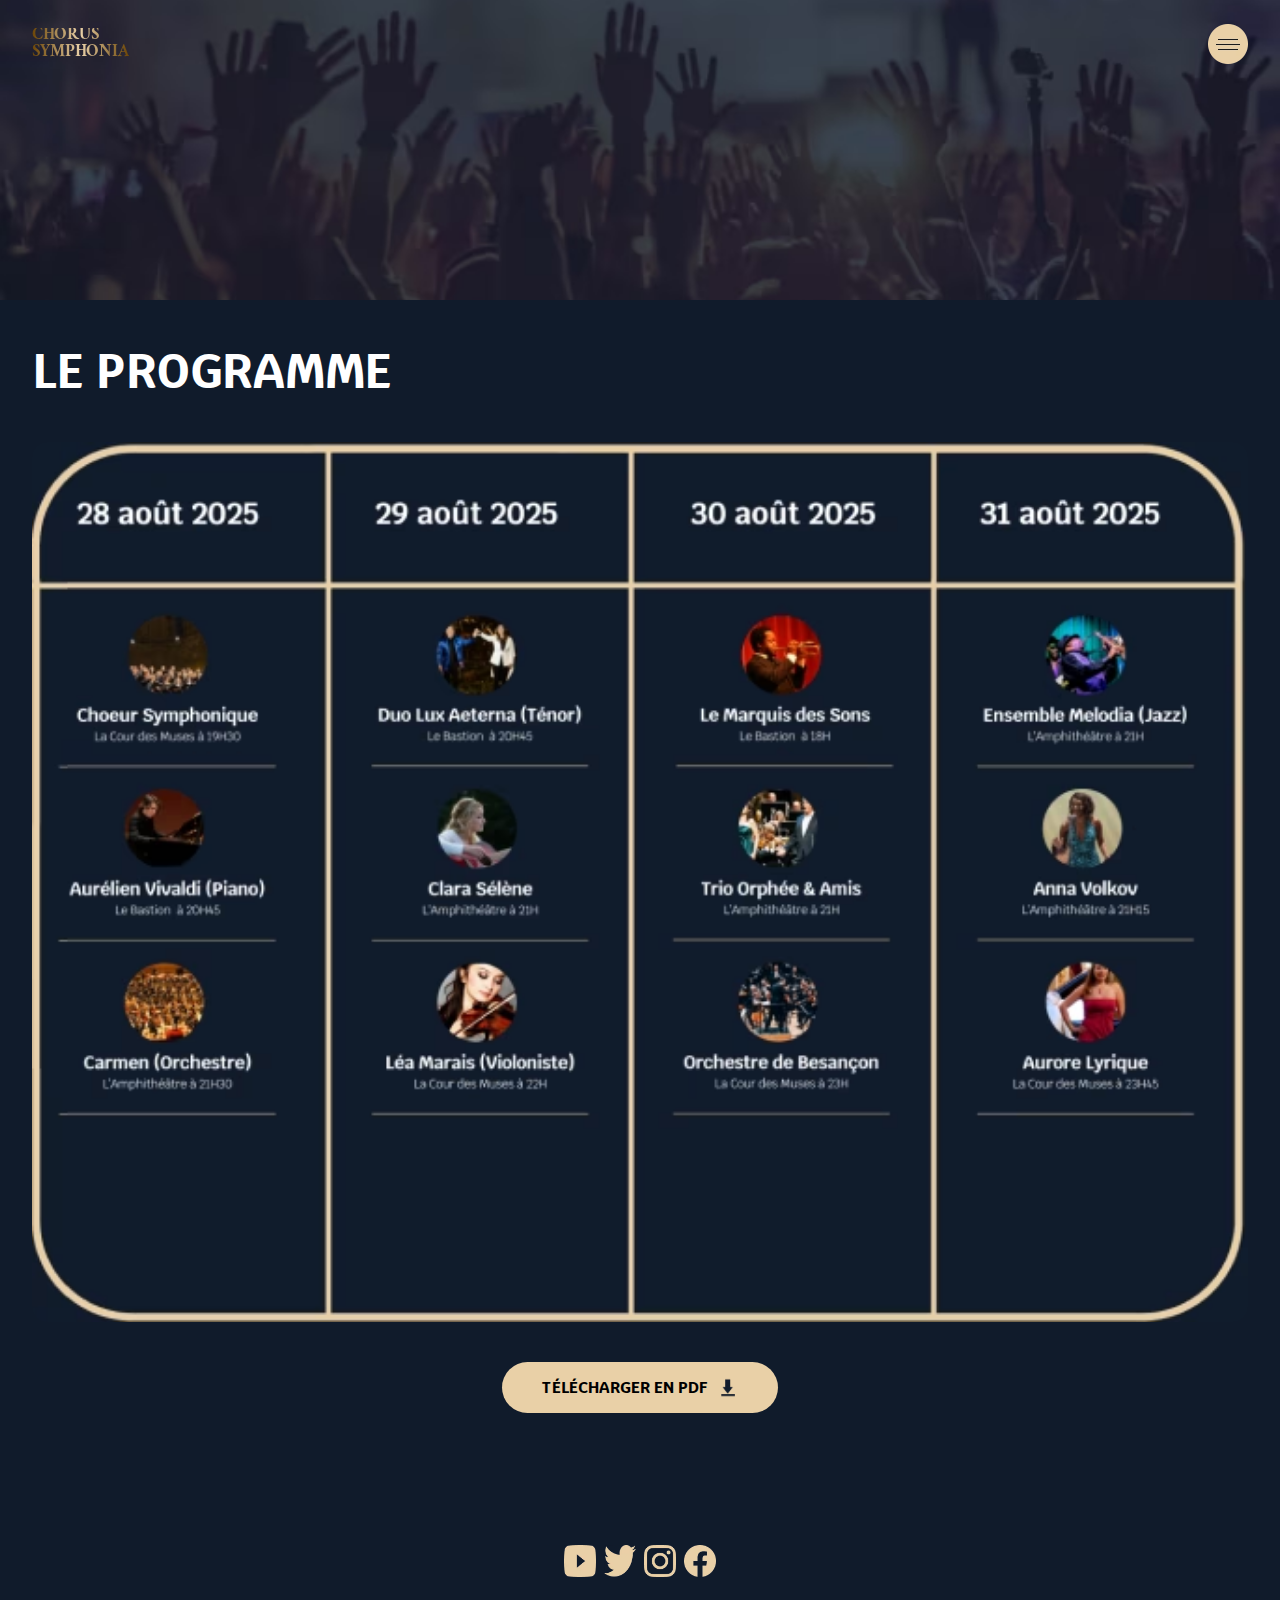
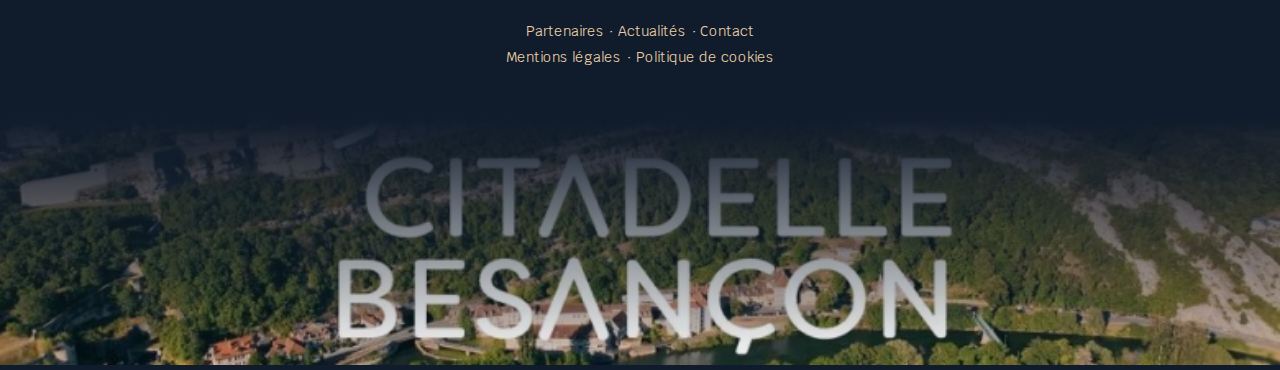
<file: programmation.html>
<!DOCTYPE html>
<html lang="fr">
<head>
    <meta charset="UTF-8">
    <meta name="viewport" content="width=device-width, initial-scale=1.0">
    <title>Le Programme - Chorus Symphonia</title>
    <link rel="stylesheet" href="src/css/menu.css">
    <link rel="stylesheet" href="src/css/programmation.css">
</head>
<body>
    <header>
        <nav>
            <button class="menu-toggle" aria-label="Menu" aria-expanded="false">
                <img src="assets/Icon/ouvrirlemenu.avif" alt="Ouvrir le menu" class="menu-open">
                <img src="assets/Icon/fermerlemenu.avif" alt="Fermer le menu" class="menu-close" style="display: none;">
            </button>
        </nav>
        <div class="header-background">
            <img src="assets/img/prog/hero.avif" alt="Concert" class="header-bg-image">
            <div class="logo-overlay">
                <a href="index.html">
                    <h1>CHORUS<br>SYMPHONIA</h1>
                </a>
            </div>
        </div>
    </header>

    <nav class="menu-overlay" id="menu" aria-hidden="true">
        <button class="menu-close-btn" aria-label="Fermer le menu">
            <img src="assets/Icon/fermerlemenu.avif" alt="Fermer le menu">
        </button>
        <div class="menu-content">
            <div class="menu-header">
                <a href="index.html">
                    <img src="assets/img/menu/logo.avif" alt="Chorus Symphonia" class="menu-logo">
                </a>
            </div>
            
            <ul class="menu-nav">
                <li><a href="scenes.html">Les scènes</a></li>
                <li><a href="programmation.html">Programmation</a></li>
                <li><a href="artistes.html">Artistes</a></li>
                <li><a href="a_propos.html">À propos</a></li>
                <li><a href="contact.html">Contact</a></li>
                <li><a href="info_pratique.html">Infos pratiques</a></li>
            </ul>
        </div>
    </nav>

    <main>
        <h2 class="page-title">LE PROGRAMME</h2>

        <div class="program-image-container">
            <img src="assets/img/prog/prog.avif" alt="Programme du festival" class="program-image">
        </div>

        <div class="download-section">
            <button class="btn-download">
                TÉLÉCHARGER EN PDF
                <img src="assets/Icon/flechedownload.avif" alt="">
            </button>
        </div>
    </main>

    <footer>
        <div class="social-media">
            <a href="#" aria-label="YouTube">
                <img src="assets/Icon/youtube.avif" alt="YouTube">
            </a>
            <a href="#" aria-label="Twitter">
                <img src="assets/Icon/twitter.avif" alt="Twitter">
            </a>
            <a href="#" aria-label="Instagram">
                <img src="assets/Icon/instagram.avif" alt="Instagram">
            </a>
            <a href="#" aria-label="Facebook">
                <img src="assets/Icon/facebook.avif" alt="Facebook">
            </a>
        </div>

        <nav class="footer-nav">
            <div class="footer-nav-line1">
                <a>Partenaires</a>
                <span>·</span>
                <a>Actualités</a>
                <span>·</span>
                <a>Contact</a>
            </div>
            <div class="footer-nav-line2">
                <a>Mentions légales</a>
                <span>·</span>
                <a>Politique de cookies</a>
            </div>
        </nav>

        <div class="footer-hero">
            <img src="assets/img/page_d'acceuil/footer.avif" alt="Citadelle Besançon" class="footer-background">
        </div>
    </footer>

    <script src="src/js/menu.js"></script>
</body>
</html>
</file>
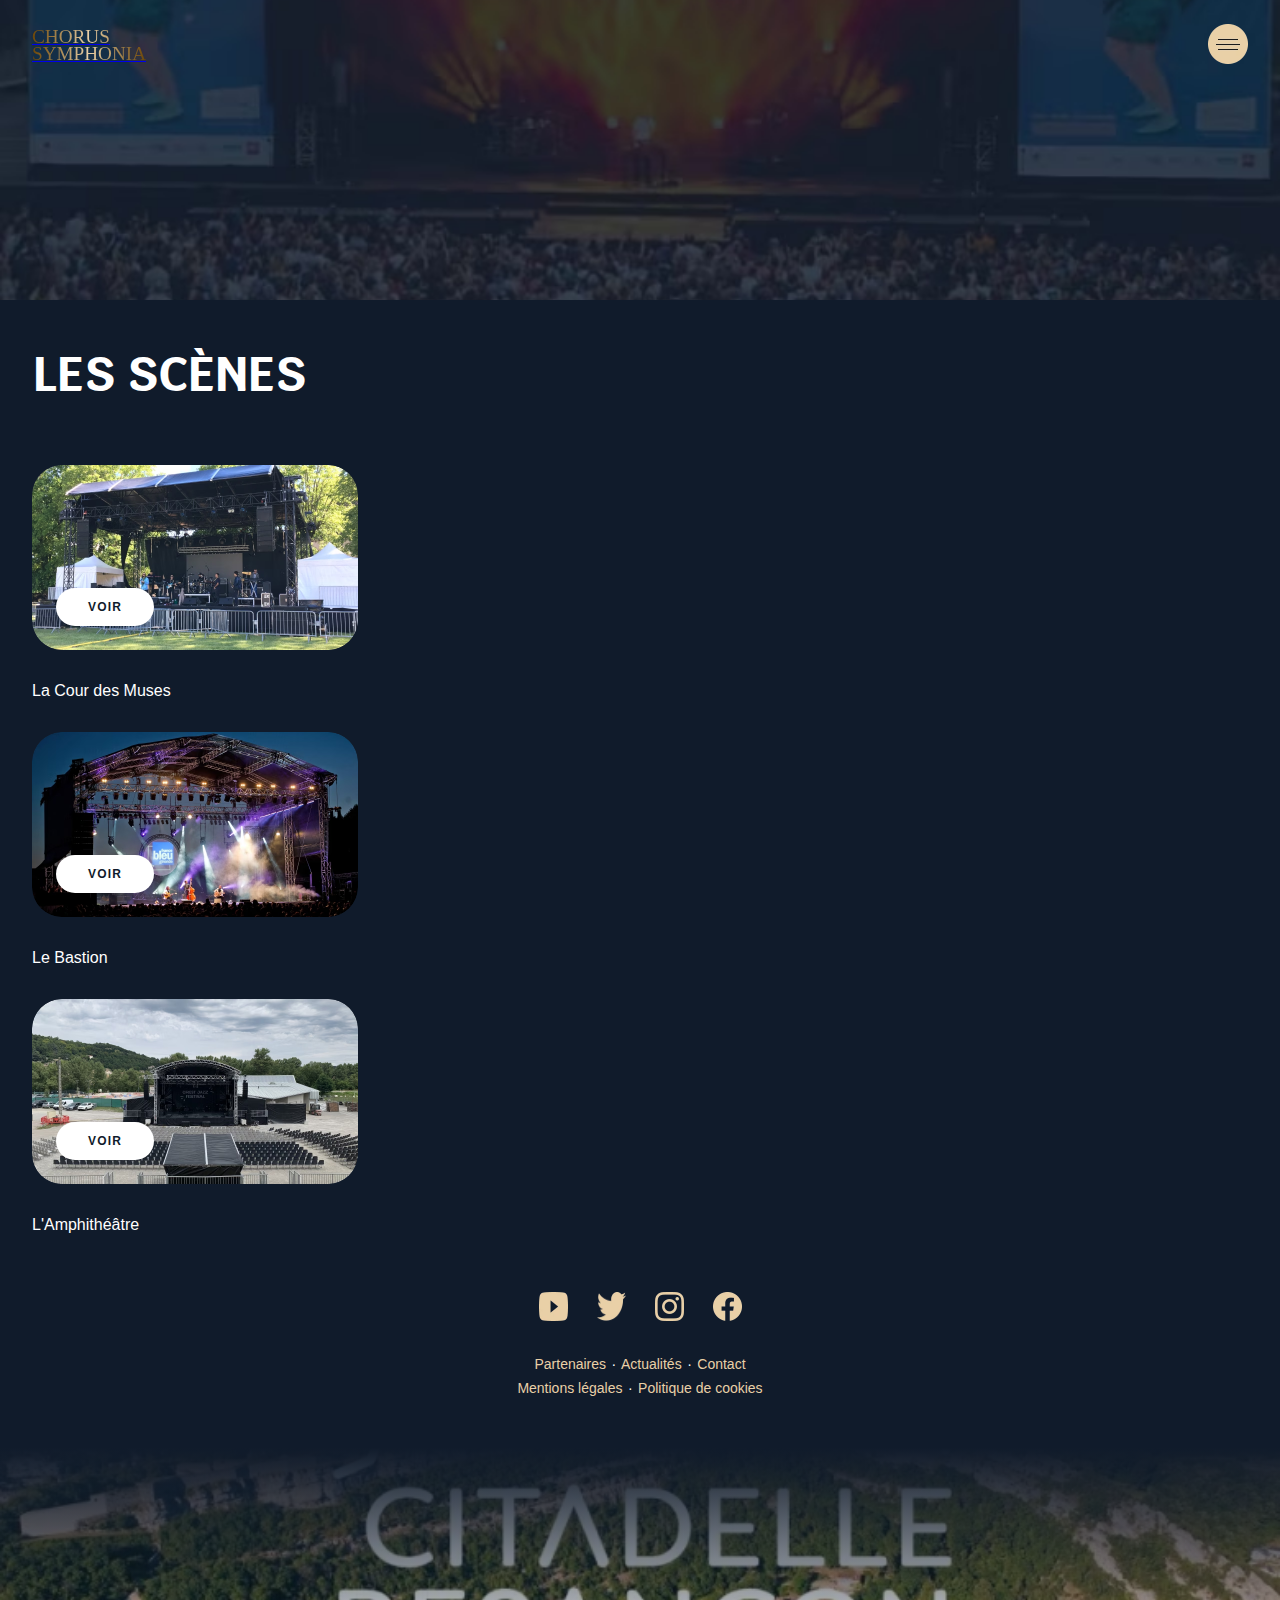
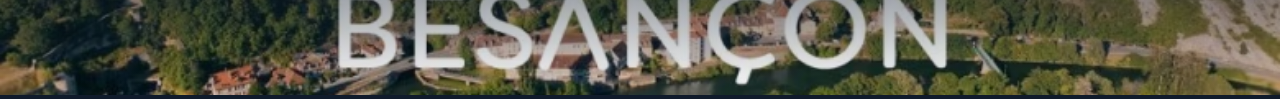
<file: scenes.html>
<!DOCTYPE html>
<html lang="fr">
<head>
    <meta charset="UTF-8">
    <meta name="viewport" content="width=device-width, initial-scale=1.0">
    <title>Les Scènes - Chorus Symphonia</title>
    <link rel="stylesheet" href="src/css/menu.css">
    <link rel="stylesheet" href="src/css/scenes.css">
</head>
<body>
    <header>
        <nav>
            <button class="menu-toggle" aria-label="Menu" aria-expanded="false">
                <img src="assets/Icon/ouvrirlemenu.avif" alt="Ouvrir le menu" class="menu-open">
                <img src="assets/Icon/fermerlemenu.avif" alt="Fermer le menu" class="menu-close" style="display: none;">
            </button>
        </nav>
        <div class="header-background">
            <img src="assets/img/scenes/hero.avif" alt="Scène du festival" class="header-bg-image">
            <div class="logo-overlay">
                <a href="index.html">
                    <h1>CHORUS<br>SYMPHONIA</h1>
                </a>
            </div>
        </div>
    </header>

    <nav class="menu-overlay" id="menu" aria-hidden="true">
        <button class="menu-close-btn" aria-label="Fermer le menu">
            <img src="assets/Icon/fermerlemenu.avif" alt="Fermer le menu">
        </button>
        <div class="menu-content">
            <div class="menu-header">
                <a href="index.html">
                    <img src="assets/img/menu/logo.avif" alt="Chorus Symphonia" class="menu-logo">
                </a>
            </div>
            
            <ul class="menu-nav">
                <li><a href="scenes.html">Les scènes</a></li>
                <li><a href="#">Programmation</a></li>
                <li><a href="#">Artistes</a></li>
                <li><a href="#">À propos</a></li>
                <li><a href="#">Contact</a></li>
                <li><a href="#">Infos pratiques</a></li>
            </ul>
        </div>
    </nav>

    <main>
        <h2 class="page-title">LES SCÈNES</h2>

        <section class="scene-card">
            <img src="assets/img/scenes/la_cour_des_muses.avif" alt="La Cour des Muses" class="scene-image">
            <button class="btn-scene">VOIR</button>
        </section>
        <h3 class="scene-title">La Cour des Muses</h3>

        <section class="scene-card">
            <img src="assets/img/scenes/le_bastion.avif" alt="Le Bastion" class="scene-image">
            <button class="btn-scene">VOIR</button>
        </section>
        <h3 class="scene-title">Le Bastion</h3>

        <section class="scene-card">
            <img src="assets/img/scenes/l'amphithéatre.avif" alt="L'Amphithéâtre" class="scene-image">
            <button class="btn-scene">VOIR</button>
        </section>
        <h3 class="scene-title">L'Amphithéâtre</h3>
    </main>

    <footer>
        <div class="social-media">
            <a href="#" aria-label="YouTube">
                <img src="assets/Icon/youtube.avif" alt="YouTube">
            </a>
            <a href="#" aria-label="Twitter">
                <img src="assets/Icon/twitter.avif" alt="Twitter">
            </a>
            <a href="#" aria-label="Instagram">
                <img src="assets/Icon/instagram.avif" alt="Instagram">
            </a>
            <a href="#" aria-label="Facebook">
                <img src="assets/Icon/facebook.avif" alt="Facebook">
            </a>
        </div>

        <nav class="footer-nav">
            <div class="footer-nav-line1">
                <a>Partenaires</a>
                <span>·</span>
                <a>Actualités</a>
                <span>·</span>
                <a>Contact</a>
            </div>
            <div class="footer-nav-line2">
                <a>Mentions légales</a>
                <span>·</span>
                <a>Politique de cookies</a>
            </div>
        </nav>

        <div class="footer-hero">
            <img src="assets/img/page_d'acceuil/footer.avif" alt="Citadelle Besançon" class="footer-background">
        </div>
    </footer>

    <script src="src/js/menu.js"></script>
</body>
</html>
</file>
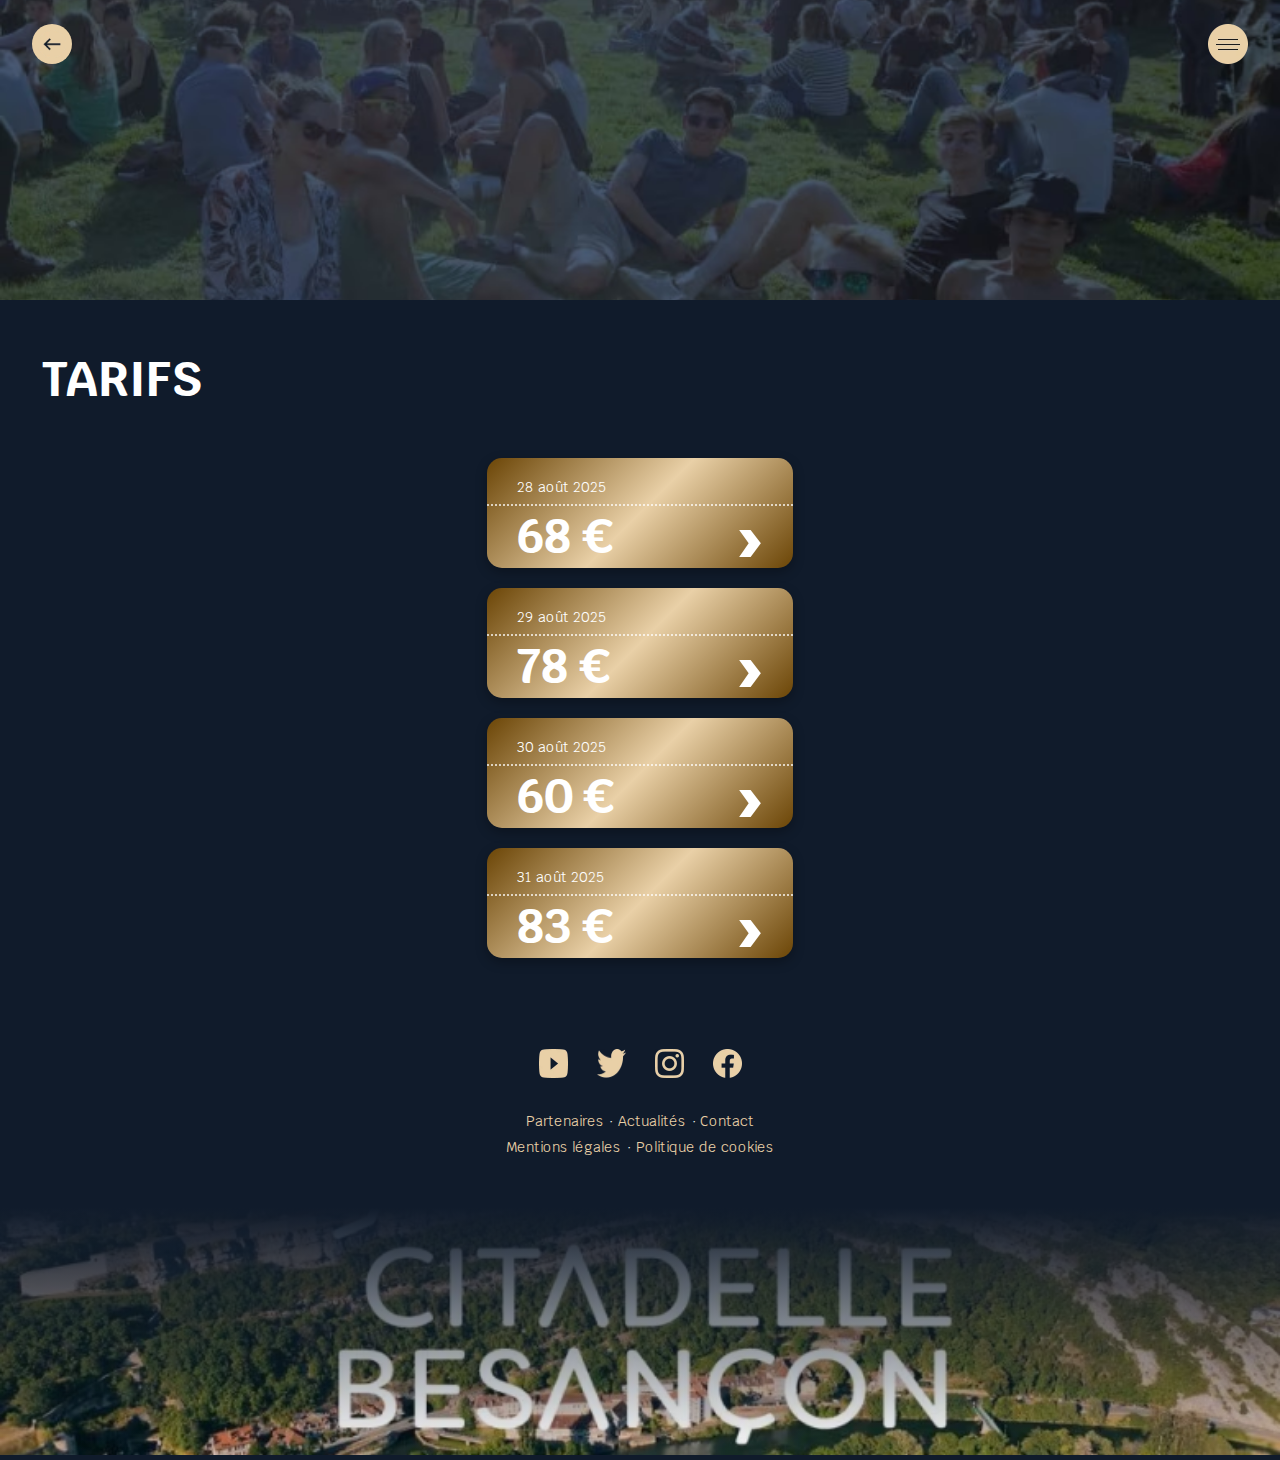
<file: tarif.html>
<!DOCTYPE html>
<html lang="fr">
<head>
    <meta charset="UTF-8">
    <meta name="viewport" content="width=device-width, initial-scale=1.0">
    <title>Tarifs - Chorus Symphonia</title>
    <link rel="stylesheet" href="src/css/menu.css">
    <link rel="stylesheet" href="src/css/tarif.css">
</head>
<body>
    <header>
        <nav>
            <a href="info_pratique.html" class="back-btn">
                <img src="assets/Icon/flecheback.avif" alt="Retour">
            </a>
            <button class="menu-toggle" aria-label="Menu" aria-expanded="false">
                <img src="assets/Icon/ouvrirlemenu.avif" alt="Ouvrir le menu" class="menu-open">
                <img src="assets/Icon/fermerlemenu.avif" alt="Fermer le menu" class="menu-close" style="display: none;">
            </button>
        </nav>
        <div class="header-background">
            <img src="assets/img/info_pratique/hero.avif" alt="Citadelle de Besançon" class="header-bg-image">
        </div>
    </header>

    <nav class="menu-overlay" id="menu" aria-hidden="true">
        <button class="menu-close-btn" aria-label="Fermer le menu">
            <img src="assets/Icon/fermerlemenu.avif" alt="Fermer le menu">
        </button>
        <div class="menu-content">
            <div class="menu-header">
                <a href="index.html">
                    <img src="assets/img/menu/logo.avif" alt="Chorus Symphonia" class="menu-logo">
                </a>
            </div>
            
            <ul class="menu-nav">
                <li><a href="scenes.html">Les scènes</a></li>
                <li><a href="programmation.html">Programmation</a></li>
                <li><a href="artistes.html">Artistes</a></li>
                <li><a href="a_propos.html">À propos</a></li>
                <li><a href="contact.html">Contact</a></li>
                <li><a href="info_pratique.html">Infos pratiques</a></li>
            </ul>
        </div>
    </nav>

    <main>
        <h1 class="page-title">TARIFS</h1>

        <div class="tarif-card-section">
            <div class="tarif-card">
                <div class="tarif-date">28 août 2025</div>
                <div class="tarif-prices">
                    <div class="price-item">
                        <span class="price-value">68 €</span>
                    </div>
                    <span class="price-arrow">›</span>
                </div>
            </div>

            <div class="tarif-card">
                <div class="tarif-date">29 août 2025</div>
                <div class="tarif-prices">
                    <div class="price-item">
                        <span class="price-value">78 €</span>
                    </div>
                    <span class="price-arrow">›</span>
                </div>
            </div>

            <div class="tarif-card">
                <div class="tarif-date">30 août 2025</div>
                <div class="tarif-prices">
                    <div class="price-item">
                        <span class="price-value">60 €</span>
                    </div>
                    <span class="price-arrow">›</span>
                </div>
            </div>

            <div class="tarif-card">
                <div class="tarif-date">31 août 2025</div>
                <div class="tarif-prices">
                    <div class="price-item">
                        <span class="price-value">83 €</span>
                    </div>
                    <span class="price-arrow">›</span>
                </div>
            </div>
        </div>
    </main>

    <footer>
        <div class="social-media">
            <a href="#" aria-label="YouTube">
                <img src="assets/Icon/youtube.avif" alt="YouTube">
            </a>
            <a href="#" aria-label="Twitter">
                <img src="assets/Icon/twitter.avif" alt="Twitter">
            </a>
            <a href="#" aria-label="Instagram">
                <img src="assets/Icon/instagram.avif" alt="Instagram">
            </a>
            <a href="#" aria-label="Facebook">
                <img src="assets/Icon/facebook.avif" alt="Facebook">
            </a>
        </div>

        <nav class="footer-nav">
            <div class="footer-nav-line1">
                <a href="#">Partenaires</a>
                <span>·</span>
                <a href="#">Actualités</a>
                <span>·</span>
                <a href="contact.html">Contact</a>
            </div>
            <div class="footer-nav-line2">
                <a href="#">Mentions légales</a>
                <span>·</span>
                <a href="#">Politique de cookies</a>
            </div>
        </nav>

        <div class="footer-hero">
            <img src="assets/img/page_d'acceuil/footer.avif" alt="Citadelle Besançon" class="footer-background">
        </div>
    </footer>

    <script src="src/js/menu.js"></script>
</body>
</html>
</file>
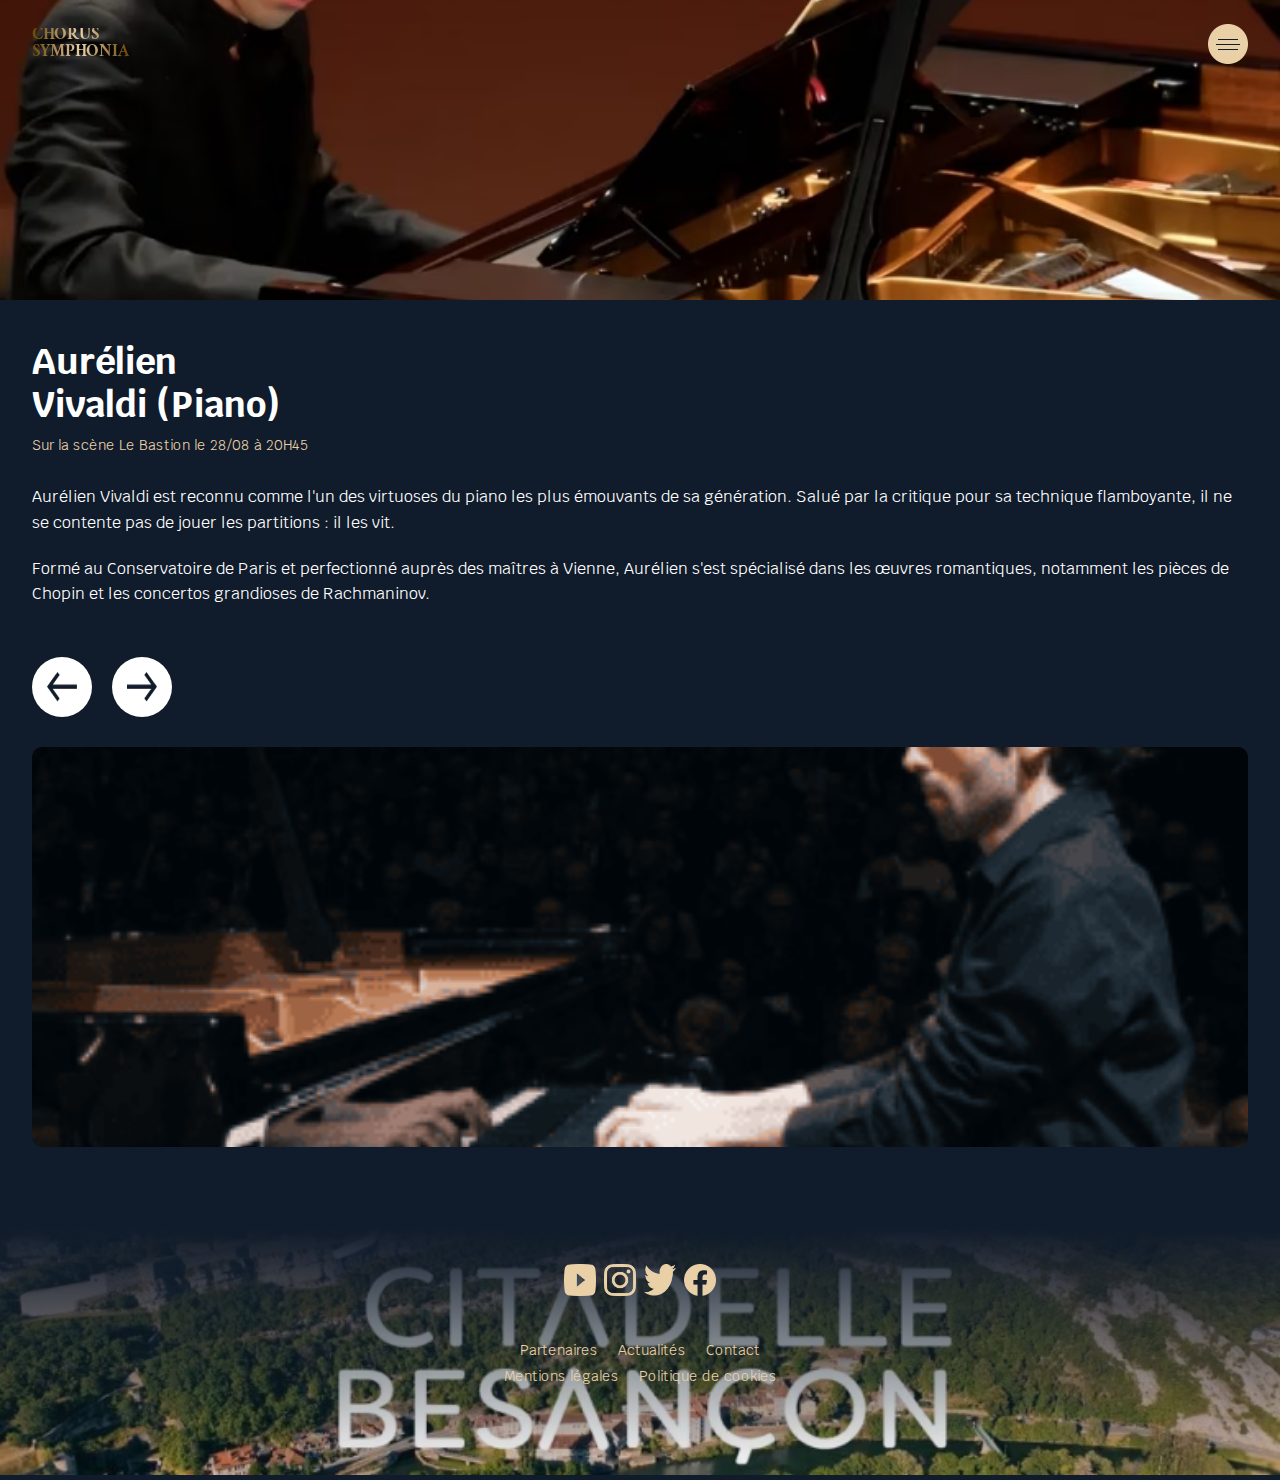
<file: template_artiste.html>
<!DOCTYPE html>
<html lang="fr">
<head>
    <meta charset="UTF-8">
    <meta name="viewport" content="width=device-width, initial-scale=1.0">
    <title>Aurélien Vivaldi - Chorus Symphonia</title>
    <link rel="stylesheet" href="src/css/menu.css">
    <link rel="stylesheet" href="src/css/template_artiste.css">
</head>
<body>
    <header>
        <nav>
            <button class="menu-toggle" aria-label="Menu" aria-expanded="false">
                <img src="assets/Icon/ouvrirlemenu.avif" alt="Ouvrir le menu" class="menu-open">
                <img src="assets/Icon/fermerlemenu.avif" alt="Fermer le menu" class="menu-close" style="display: none;">
            </button>
        </nav>
        <div class="header-background">
            <img src="assets/img/template artiste/hero.avif" alt="Aurélien Vivaldi au piano" class="header-bg-image">
            <div class="logo-overlay">
                <a href="index.html">
                    <h1>CHORUS<br>SYMPHONIA</h1>
                </a>
            </div>
        </div>
    </header>

    <nav class="menu-overlay" id="menu" aria-hidden="true">
        <button class="menu-close-btn" aria-label="Fermer le menu">
            <img src="assets/Icon/fermerlemenu.avif" alt="Fermer le menu">
        </button>
        <div class="menu-content">
            <div class="menu-header">
                <a href="index.html">
                    <img src="assets/img/menu/logo.avif" alt="Chorus Symphonia" class="menu-logo">
                </a>
            </div>
            
            <ul class="menu-nav">
                <li><a href="scenes.html">Les scènes</a></li>
                <li><a href="programmation.html">Programmation</a></li>
                <li><a href="artistes.html">Artistes</a></li>
                <li><a href="a_propos.html">À propos</a></li>
                <li><a href="contact.html">Contact</a></li>
                <li><a href="info_pratique.html">Infos pratiques</a></li>
            </ul>
        </div>
    </nav>

    <main class="artist-main">
        <div class="artist-content">
            <h1 class="artist-name">Aurélien<br>Vivaldi (Piano)</h1>
            <p class="artist-performance">Sur la scène Le Bastion le 28/08 à 20H45</p>
            
            <div class="artist-bio">
                <p>Aurélien Vivaldi est reconnu comme l'un des virtuoses du piano les plus émouvants de sa génération. Salué par la critique pour sa technique flamboyante, il ne se contente pas de jouer les partitions : il les vit.</p>
                
                <p>Formé au Conservatoire de Paris et perfectionné auprès des maîtres à Vienne, Aurélien s'est spécialisé dans les œuvres romantiques, notamment les pièces de Chopin et les concertos grandioses de Rachmaninov.</p>
            </div>

            <div class="navigation-arrows">
                <button class="arrow-btn prev-btn" aria-label="Artiste précédent">
                    <img src="assets/Icon/caroussel/flechegauche.avif" alt="">
                </button>
                <button class="arrow-btn next-btn" aria-label="Artiste suivant">
                    <img src="assets/Icon/caroussel/flechedroite.avif" alt="">
                </button>
            </div>

            <div class="carousel-container">
                <div class="artist-gallery">
                    <img src="assets/img/template artiste/caroussel/1.png" alt="Aurélien Vivaldi en concert" class="gallery-image active">
                    <img src="assets/img/template artiste/caroussel/2.png" alt="Aurélien Vivaldi en concert" class="gallery-image">
                    <img src="assets/img/template artiste/caroussel/3.png" alt="Aurélien Vivaldi en concert" class="gallery-image">
                    <img src="assets/img/template artiste/caroussel/4.png" alt="Aurélien Vivaldi en concert" class="gallery-image">
                </div>
            </div>
        </div>
    </main>

    <footer class="footer">
        <div class="footer-hero">
            <div class="footer-content">
                <div class="social-media">
                    <a href="#"><img src="assets/Icon/youtube.avif" alt="YouTube"></a>
                    <a href="#"><img src="assets/Icon/instagram.avif" alt="Instagram"></a>
                    <a href="#"><img src="assets/Icon/twitter.avif" alt="Twitter"></a>
                    <a href="#"><img src="assets/Icon/facebook.avif" alt="Facebook"></a>
                </div>
                <nav class="footer-nav">
                    <div class="footer-nav-row">
                        <a href="#">Partenaires</a>
                        <a href="#">Actualités</a>
                        <a href="contact.html">Contact</a>
                    </div>
                    <div class="footer-nav-row">
                        <a href="#">Mentions légales</a>
                        <a href="#">Politique de cookies</a>
                    </div>
                </nav>
            </div>
            <img src="assets/img/page_d'acceuil/footer.avif" alt="Citadelle de Besançon" class="footer-background">
        </div>
    </footer>

    <script src="src/js/menu.js"></script>
</body>
</html>
</file>
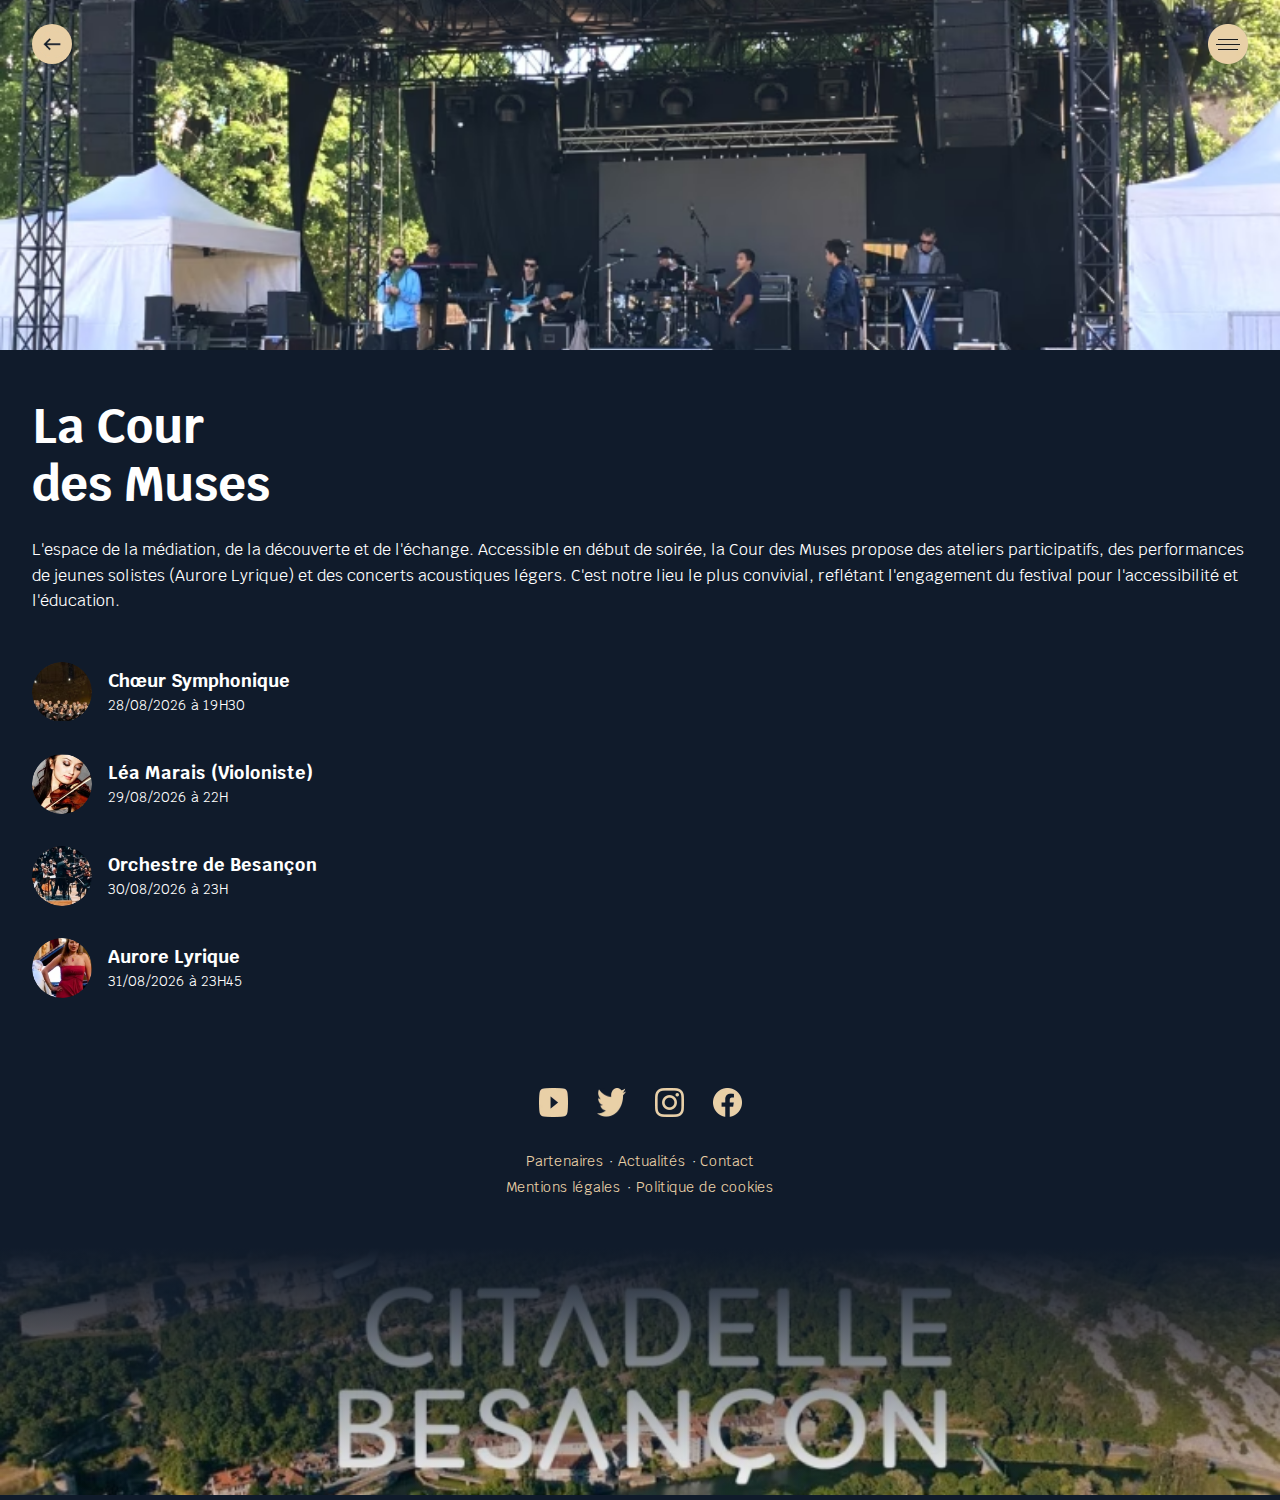
<file: template_scene1.html>
<!DOCTYPE html>
<html lang="fr">
<head>
    <meta charset="UTF-8">
    <meta name="viewport" content="width=device-width, initial-scale=1.0">
    <title>La Cour des Muses - Chorus Symphonia</title>
    <link rel="stylesheet" href="src/css/menu.css">
    <link rel="stylesheet" href="src/css/template_scene.css">
</head>
<body>
    <header>
        <nav>
            <a href="scenes.html" class="back-btn">
                <img src="assets/Icon/flecheback.avif" alt="Retour">
            </a>
            <button class="menu-toggle" aria-label="Menu" aria-expanded="false">
                <img src="assets/Icon/ouvrirlemenu.avif" alt="Ouvrir le menu" class="menu-open">
                <img src="assets/Icon/fermerlemenu.avif" alt="Fermer le menu" class="menu-close" style="display: none;">
            </button>
        </nav>
        <div class="header-background">
            <img src="assets/img/templates_scene/la_cour_des_muses.avif" alt="La Cour des Muses" class="header-bg-image">
        </div>
    </header>

    <nav class="menu-overlay" id="menu" aria-hidden="true">
        <button class="menu-close-btn" aria-label="Fermer le menu">
            <img src="assets/Icon/fermerlemenu.avif" alt="Fermer le menu">
        </button>
        <div class="menu-content">
            <div class="menu-header">
                <a href="index.html">
                    <img src="assets/img/menu/logo.avif" alt="Chorus Symphonia" class="menu-logo">
                </a>
            </div>
            
            <ul class="menu-nav">
                <li><a href="scenes.html">Les scènes</a></li>
                <li><a href="programmation.html">Programmation</a></li>
                <li><a href="artistes.html">Artistes</a></li>
                <li><a href="a_propos.html">À propos</a></li>
                <li><a href="contact.html">Contact</a></li>
                <li><a href="info_pratique.html">Infos pratiques</a></li>
            </ul>
        </div>
    </nav>

    <main>
        <section class="scene-info">
            <h1 class="scene-title">La Cour<br>des Muses</h1>
            
            <p class="scene-description">
                L'espace de la médiation, de la découverte et de l'échange. Accessible en début de soirée, 
                la Cour des Muses propose des ateliers participatifs, des performances de jeunes solistes 
                (Aurore Lyrique) et des concerts acoustiques légers. C'est notre lieu le plus convivial, 
                reflétant l'engagement du festival pour l'accessibilité et l'éducation.
            </p>
        </section>

        <section class="artists-list">
            <div class="artist-item">
                <img src="assets/img/artistes/choeur_symphonique.avif" alt="Chœur Symphonique" class="artist-photo">
                <div class="artist-info">
                    <h3 class="artist-name">Chœur Symphonique</h3>
                    <p class="artist-date">28/08/2026 à 19H30</p>
                </div>
            </div>

            <div class="artist-item">
                <img src="assets/img/artistes/lea_marais.avif" alt="Léa Marais" class="artist-photo">
                <div class="artist-info">
                    <h3 class="artist-name">Léa Marais (Violoniste)</h3>
                    <p class="artist-date">29/08/2026 à 22H</p>
                </div>
            </div>

            <div class="artist-item">
                <img src="assets/img/artistes/orchestre_de_besancon.avif" alt="Orchestre de Besançon" class="artist-photo">
                <div class="artist-info">
                    <h3 class="artist-name">Orchestre de Besançon</h3>
                    <p class="artist-date">30/08/2026 à 23H</p>
                </div>
            </div>

            <div class="artist-item">
                <img src="assets/img/artistes/aurore.avif" alt="Aurore Lyrique" class="artist-photo">
                <div class="artist-info">
                    <h3 class="artist-name">Aurore Lyrique</h3>
                    <p class="artist-date">31/08/2026 à 23H45</p>
                </div>
            </div>
        </section>
    </main>

    <footer>
        <div class="social-media">
            <a href="#" aria-label="YouTube">
                <img src="assets/Icon/youtube.avif" alt="YouTube">
            </a>
            <a href="#" aria-label="Twitter">
                <img src="assets/Icon/twitter.avif" alt="Twitter">
            </a>
            <a href="#" aria-label="Instagram">
                <img src="assets/Icon/instagram.avif" alt="Instagram">
            </a>
            <a href="#" aria-label="Facebook">
                <img src="assets/Icon/facebook.avif" alt="Facebook">
            </a>
        </div>

        <nav class="footer-nav">
            <div class="footer-nav-line1">
                <a href="#">Partenaires</a>
                <span>·</span>
                <a href="#">Actualités</a>
                <span>·</span>
                <a href="contact.html">Contact</a>
            </div>
            <div class="footer-nav-line2">
                <a href="#">Mentions légales</a>
                <span>·</span>
                <a href="#">Politique de cookies</a>
            </div>
        </nav>

        <div class="footer-hero">
            <img src="assets/img/page_d'acceuil/footer.avif" alt="Citadelle Besançon" class="footer-background">
        </div>
    </footer>

    <script src="src/js/menu.js"></script>
</body>
</html>
</file>
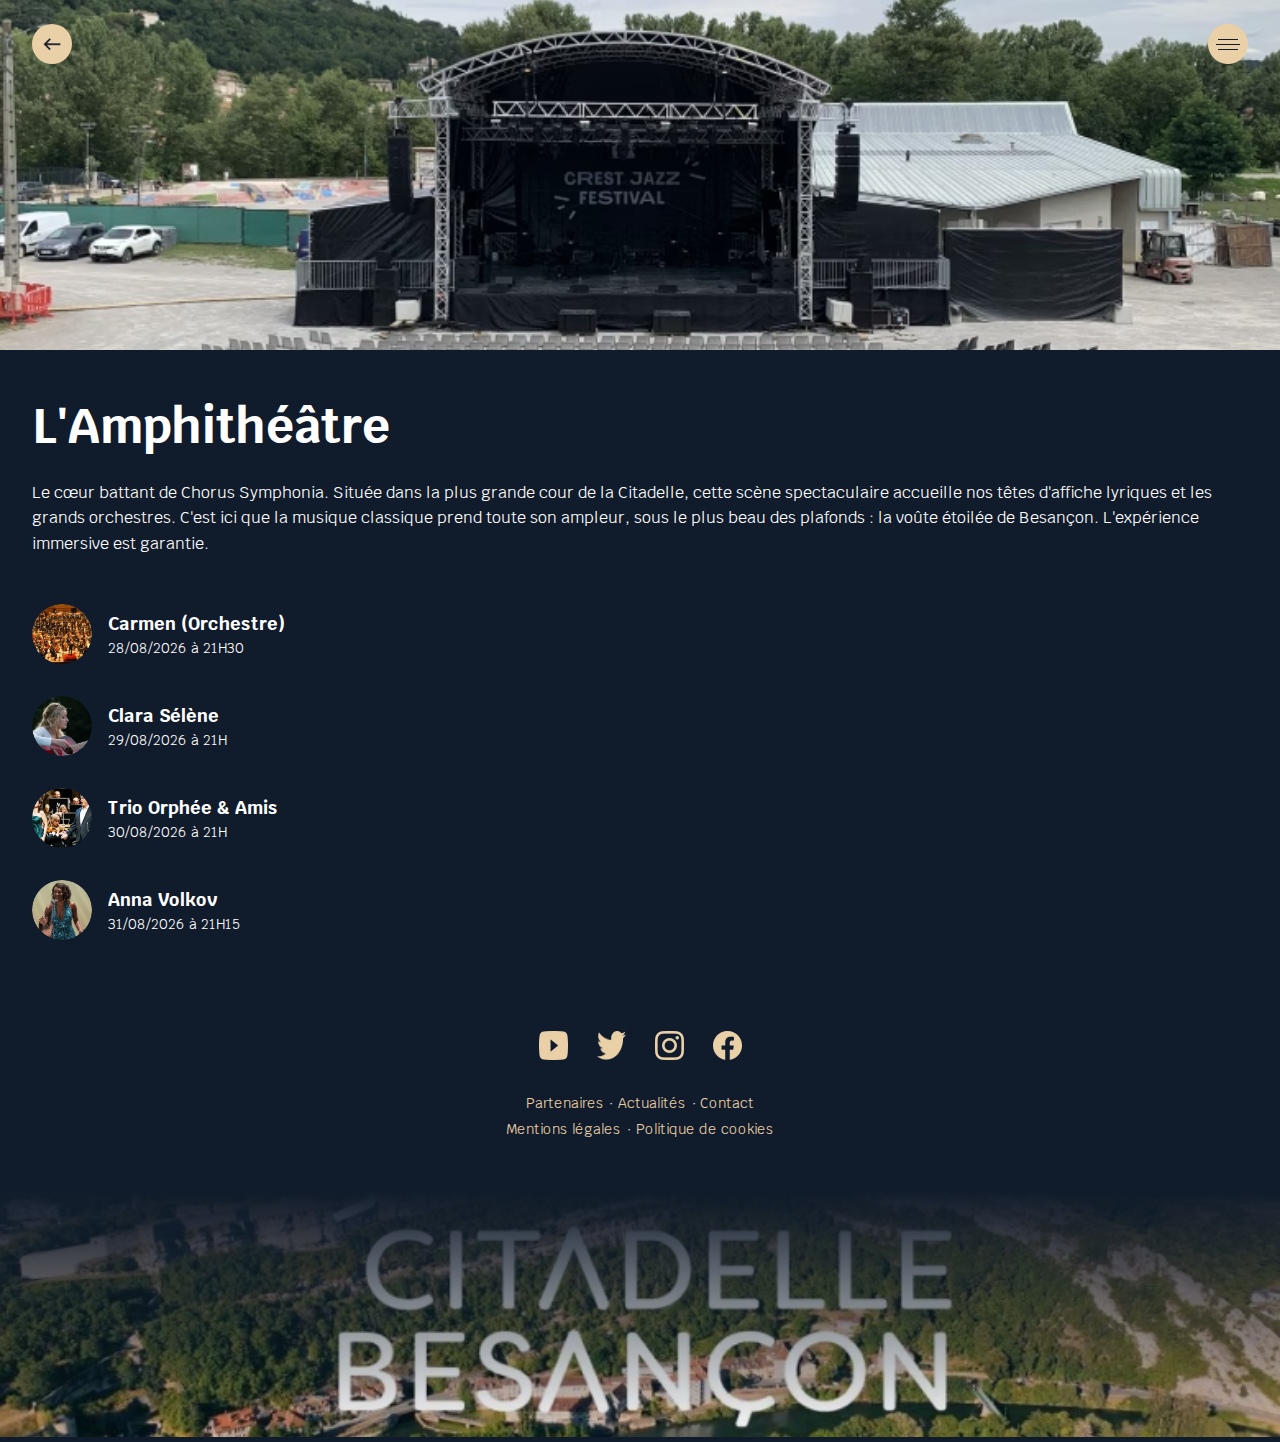
<file: template_scene2.html>
<!DOCTYPE html>
<html lang="fr">
<head>
    <meta charset="UTF-8">
    <meta name="viewport" content="width=device-width, initial-scale=1.0">
    <title>L'Amphithéâtre - Chorus Symphonia</title>
    <link rel="stylesheet" href="src/css/menu.css">
    <link rel="stylesheet" href="src/css/template_scene.css">
</head>
<body>
    <header>
        <nav>
            <a href="scenes.html" class="back-btn">
                <img src="assets/Icon/flecheback.avif" alt="Retour">
            </a>
            <button class="menu-toggle" aria-label="Menu" aria-expanded="false">
                <img src="assets/Icon/ouvrirlemenu.avif" alt="Ouvrir le menu" class="menu-open">
                <img src="assets/Icon/fermerlemenu.avif" alt="Fermer le menu" class="menu-close" style="display: none;">
            </button>
        </nav>
        <div class="header-background">
            <img src="assets/img/templates_scene/l'amphithéâtre.avif" alt="L'Amphithéâtre" class="header-bg-image">
        </div>
    </header>

    <nav class="menu-overlay" id="menu" aria-hidden="true">
        <button class="menu-close-btn" aria-label="Fermer le menu">
            <img src="assets/Icon/fermerlemenu.avif" alt="Fermer le menu">
        </button>
        <div class="menu-content">
            <div class="menu-header">
                <a href="index.html">
                    <img src="assets/img/menu/logo.avif" alt="Chorus Symphonia" class="menu-logo">
                </a>
            </div>
            
            <ul class="menu-nav">
                <li><a href="scenes.html">Les scènes</a></li>
                <li><a href="programmation.html">Programmation</a></li>
                <li><a href="artistes.html">Artistes</a></li>
                <li><a href="a_propos.html">À propos</a></li>
                <li><a href="contact.html">Contact</a></li>
                <li><a href="info_pratique.html">Infos pratiques</a></li>
            </ul>
        </div>
    </nav>

    <main>
        <section class="scene-info">
            <h1 class="scene-title">L'Amphithéâtre</h1>
            
            <p class="scene-description">
                Le cœur battant de Chorus Symphonia. Située dans la plus grande cour de la Citadelle, cette 
                scène spectaculaire accueille nos têtes d'affiche lyriques et les grands orchestres. 
                C'est ici que la musique classique prend toute son ampleur, sous le plus beau des plafonds : la 
                voûte étoilée de Besançon. L'expérience immersive est garantie.
            </p>
        </section>

        <section class="artists-list">
            <div class="artist-item">
                <img src="assets/img/artistes/carmen.avif" alt="Carmen" class="artist-photo">
                <div class="artist-info">
                    <h3 class="artist-name">Carmen (Orchestre)</h3>
                    <p class="artist-date">28/08/2026 à 21H30</p>
                </div>
            </div>

            <div class="artist-item">
                <img src="assets/img/artistes/clara_selene.avif" alt="Clara Sélène" class="artist-photo">
                <div class="artist-info">
                    <h3 class="artist-name">Clara Sélène</h3>
                    <p class="artist-date">29/08/2026 à 21H</p>
                </div>
            </div>

            <div class="artist-item">
                <img src="assets/img/artistes/trio.avif" alt="Trio Orphée & Amis" class="artist-photo">
                <div class="artist-info">
                    <h3 class="artist-name">Trio Orphée & Amis</h3>
                    <p class="artist-date">30/08/2026 à 21H</p>
                </div>
            </div>

            <div class="artist-item">
                <img src="assets/img/artistes/anna.avif" alt="Anna Volkov" class="artist-photo">
                <div class="artist-info">
                    <h3 class="artist-name">Anna Volkov</h3>
                    <p class="artist-date">31/08/2026 à 21H15</p>
                </div>
            </div>
        </section>
    </main>

    <footer>
        <div class="social-media">
            <a href="#" aria-label="YouTube">
                <img src="assets/Icon/youtube.avif" alt="YouTube">
            </a>
            <a href="#" aria-label="Twitter">
                <img src="assets/Icon/twitter.avif" alt="Twitter">
            </a>
            <a href="#" aria-label="Instagram">
                <img src="assets/Icon/instagram.avif" alt="Instagram">
            </a>
            <a href="#" aria-label="Facebook">
                <img src="assets/Icon/facebook.avif" alt="Facebook">
            </a>
        </div>

        <nav class="footer-nav">
            <div class="footer-nav-line1">
                <a href="#">Partenaires</a>
                <span>·</span>
                <a href="#">Actualités</a>
                <span>·</span>
                <a href="contact.html">Contact</a>
            </div>
            <div class="footer-nav-line2">
                <a href="#">Mentions légales</a>
                <span>·</span>
                <a href="#">Politique de cookies</a>
            </div>
        </nav>

        <div class="footer-hero">
            <img src="assets/img/page_d'acceuil/footer.avif" alt="Citadelle Besançon" class="footer-background">
        </div>
    </footer>

    <script src="src/js/menu.js"></script>
</body>
</html>
</file>
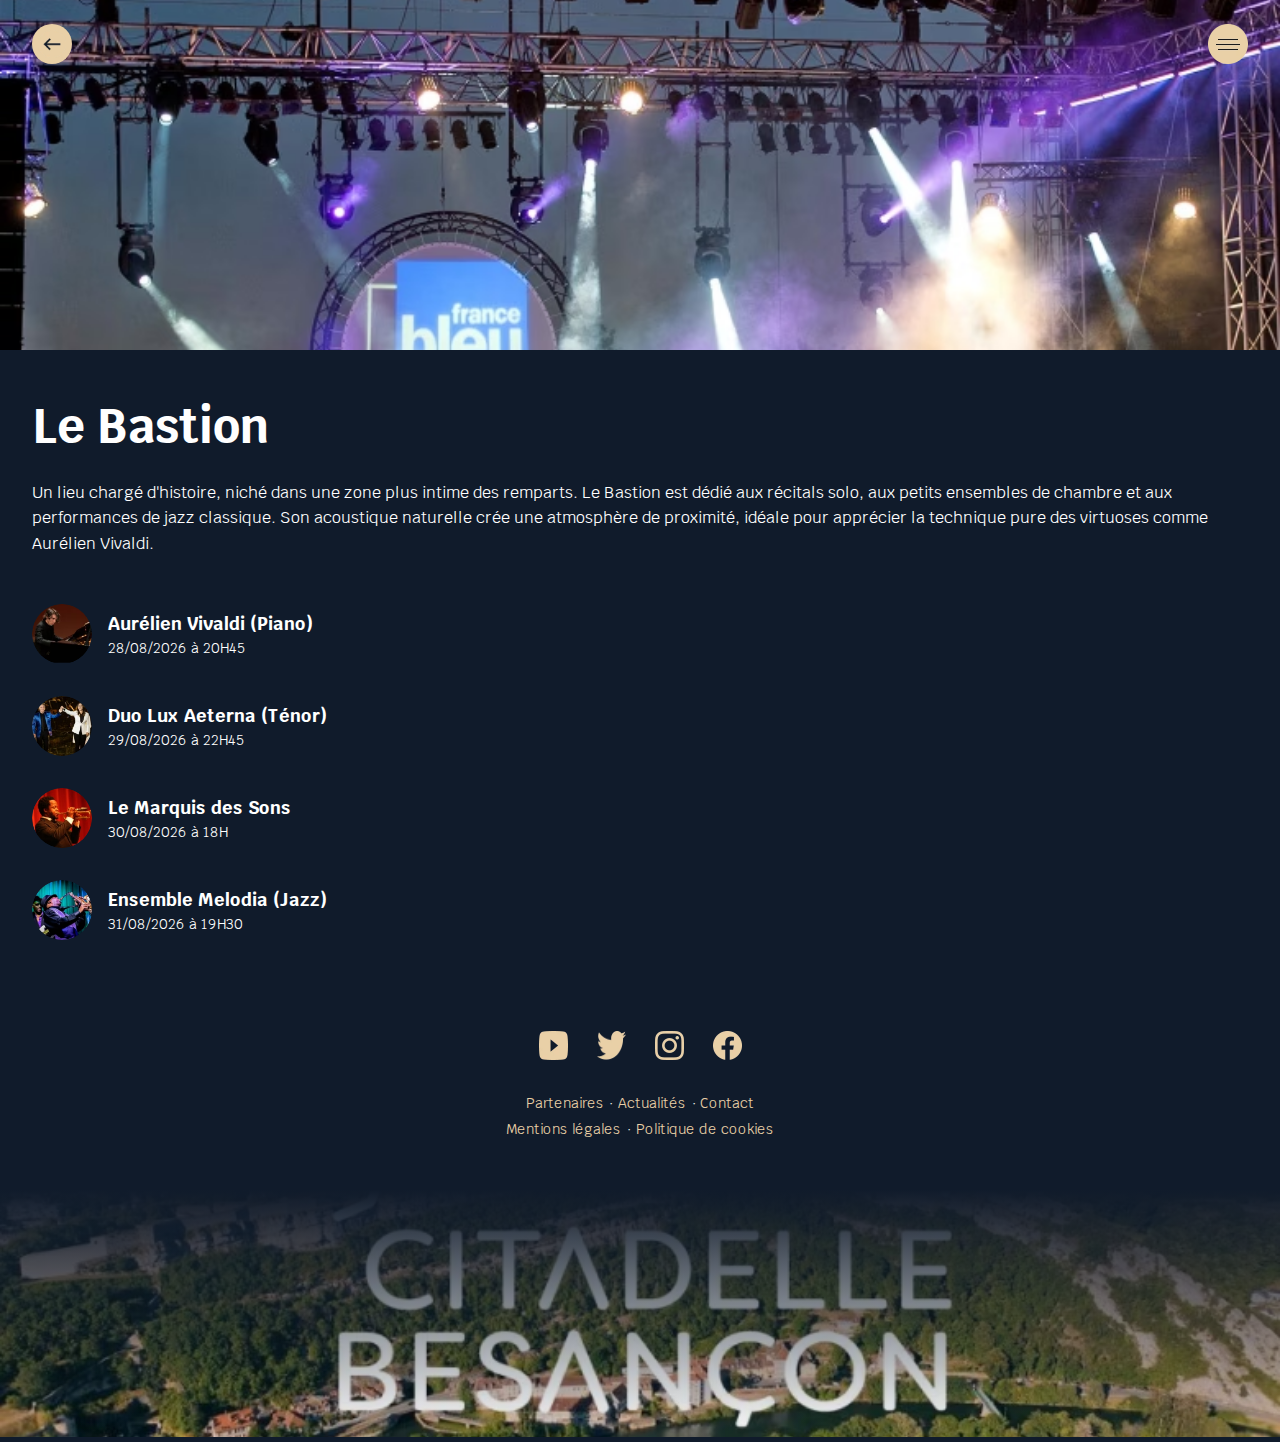
<file: template_scene3.html>
<!DOCTYPE html>
<html lang="fr">
<head>
    <meta charset="UTF-8">
    <meta name="viewport" content="width=device-width, initial-scale=1.0">
    <title>Le Bastion - Chorus Symphonia</title>
    <link rel="stylesheet" href="src/css/menu.css">
    <link rel="stylesheet" href="src/css/template_scene.css">
</head>
<body>
    <header>
        <nav>
            <a href="scenes.html" class="back-btn">
                <img src="assets/Icon/flecheback.avif" alt="Retour">
            </a>
            <button class="menu-toggle" aria-label="Menu" aria-expanded="false">
                <img src="assets/Icon/ouvrirlemenu.avif" alt="Ouvrir le menu" class="menu-open">
                <img src="assets/Icon/fermerlemenu.avif" alt="Fermer le menu" class="menu-close" style="display: none;">
            </button>
        </nav>
        <div class="header-background">
            <img src="assets/img/templates_scene/le_bastion.avif" alt="Le Bastion" class="header-bg-image">
        </div>
    </header>

    <nav class="menu-overlay" id="menu" aria-hidden="true">
        <button class="menu-close-btn" aria-label="Fermer le menu">
            <img src="assets/Icon/fermerlemenu.avif" alt="Fermer le menu">
        </button>
        <div class="menu-content">
            <div class="menu-header">
                <a href="index.html">
                    <img src="assets/img/menu/logo.avif" alt="Chorus Symphonia" class="menu-logo">
                </a>
            </div>
            
            <ul class="menu-nav">
                <li><a href="scenes.html">Les scènes</a></li>
                <li><a href="programmation.html">Programmation</a></li>
                <li><a href="artistes.html">Artistes</a></li>
                <li><a href="a_propos.html">À propos</a></li>
                <li><a href="contact.html">Contact</a></li>
                <li><a href="info_pratique.html">Infos pratiques</a></li>
            </ul>
        </div>
    </nav>

    <main>
        <section class="scene-info">
            <h1 class="scene-title">Le Bastion</h1>
            
            <p class="scene-description">
                Un lieu chargé d'histoire, niché dans une zone plus intime des remparts. Le Bastion 
                est dédié aux récitals solo, aux petits ensembles de chambre et aux performances 
                de jazz classique. Son acoustique naturelle crée une atmosphère de proximité, idéale 
                pour apprécier la technique pure des virtuoses comme Aurélien Vivaldi.
            </p>
        </section>

        <section class="artists-list">
            <div class="artist-item">
                <img src="assets/img/artistes/aurélien_vivaldi.avif" alt="Aurélien Vivaldi" class="artist-photo">
                <div class="artist-info">
                    <h3 class="artist-name">Aurélien Vivaldi (Piano)</h3>
                    <p class="artist-date">28/08/2026 à 20H45</p>
                </div>
            </div>

            <div class="artist-item">
                <img src="assets/img/artistes/duo.avif" alt="Duo Lux Aeterna" class="artist-photo">
                <div class="artist-info">
                    <h3 class="artist-name">Duo Lux Aeterna (Ténor)</h3>
                    <p class="artist-date">29/08/2026 à 22H45</p>
                </div>
            </div>

            <div class="artist-item">
                <img src="assets/img/artistes/marquis.avif" alt="Le Marquis des Sons" class="artist-photo">
                <div class="artist-info">
                    <h3 class="artist-name">Le Marquis des Sons</h3>
                    <p class="artist-date">30/08/2026 à 18H</p>
                </div>
            </div>

            <div class="artist-item">
                <img src="assets/img/artistes/ensemble_melodia.avif" alt="Ensemble Melodia" class="artist-photo">
                <div class="artist-info">
                    <h3 class="artist-name">Ensemble Melodia (Jazz)</h3>
                    <p class="artist-date">31/08/2026 à 19H30</p>
                </div>
            </div>
        </section>
    </main>

    <footer>
        <div class="social-media">
            <a href="#" aria-label="YouTube">
                <img src="assets/Icon/youtube.avif" alt="YouTube">
            </a>
            <a href="#" aria-label="Twitter">
                <img src="assets/Icon/twitter.avif" alt="Twitter">
            </a>
            <a href="#" aria-label="Instagram">
                <img src="assets/Icon/instagram.avif" alt="Instagram">
            </a>
            <a href="#" aria-label="Facebook">
                <img src="assets/Icon/facebook.avif" alt="Facebook">
            </a>
        </div>

        <nav class="footer-nav">
            <div class="footer-nav-line1">
                <a href="#">Partenaires</a>
                <span>·</span>
                <a href="#">Actualités</a>
                <span>·</span>
                <a href="contact.html">Contact</a>
            </div>
            <div class="footer-nav-line2">
                <a href="#">Mentions légales</a>
                <span>·</span>
                <a href="#">Politique de cookies</a>
            </div>
        </nav>

        <div class="footer-hero">
            <img src="assets/img/page_d'acceuil/footer.avif" alt="Citadelle Besançon" class="footer-background">
        </div>
    </footer>

    <script src="src/js/menu.js"></script>
</body>
</html>
</file>
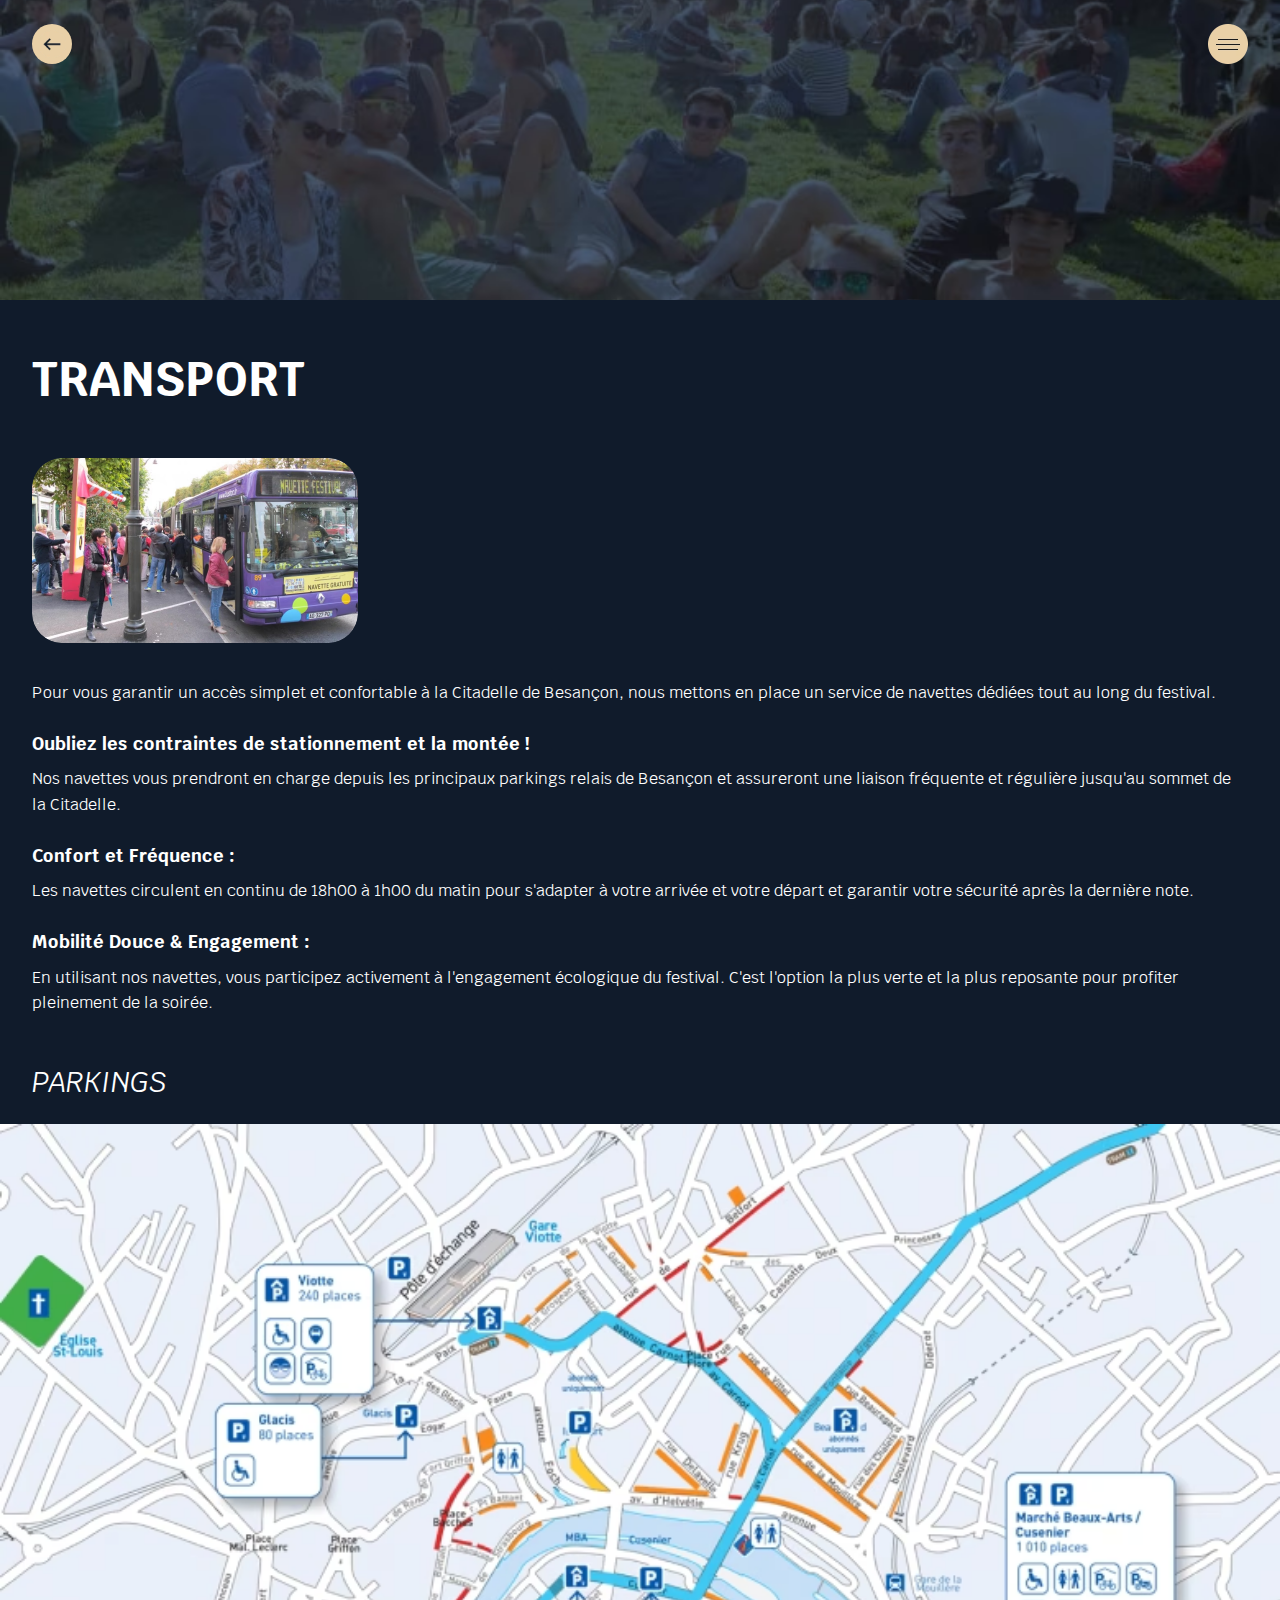
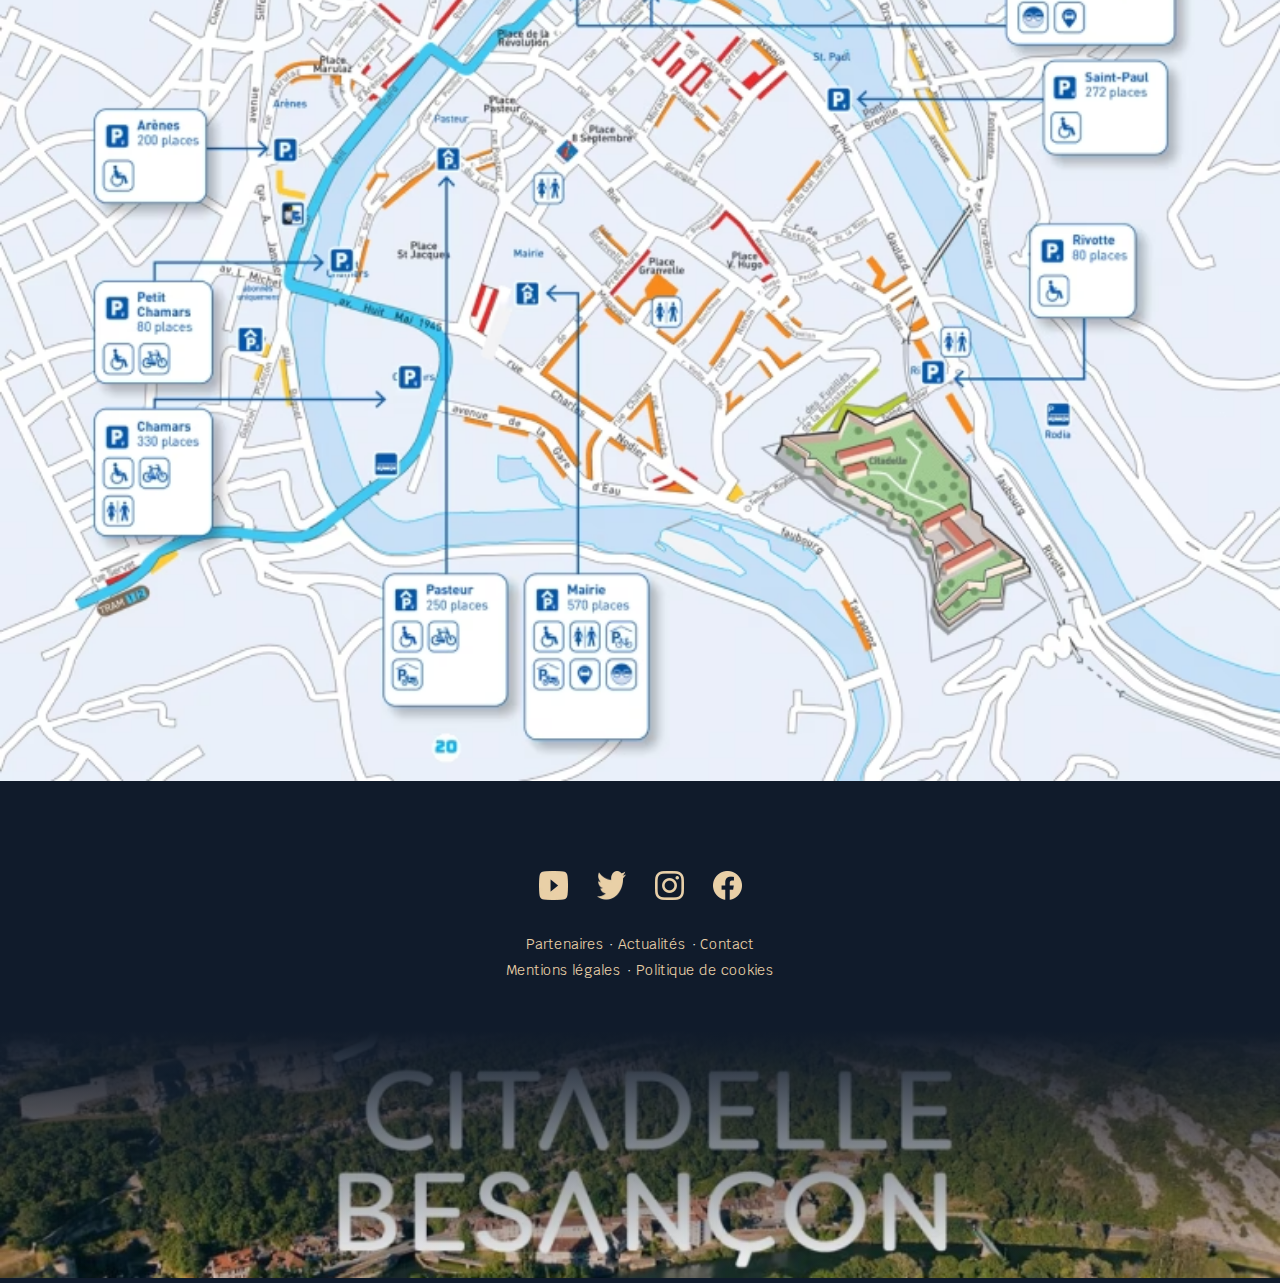
<file: transports.html>
<!DOCTYPE html>
<html lang="fr">
<head>
    <meta charset="UTF-8">
    <meta name="viewport" content="width=device-width, initial-scale=1.0">
    <title>Transport - Chorus Symphonia</title>
    <link rel="stylesheet" href="src/css/menu.css">
    <link rel="stylesheet" href="src/css/transports.css">
</head>
<body>
    <header>
        <nav>
            <a href="info_pratique.html" class="back-btn">
                <img src="assets/Icon/flecheback.avif" alt="Retour">
            </a>
            <button class="menu-toggle" aria-label="Menu" aria-expanded="false">
                <img src="assets/Icon/ouvrirlemenu.avif" alt="Ouvrir le menu" class="menu-open">
                <img src="assets/Icon/fermerlemenu.avif" alt="Fermer le menu" class="menu-close" style="display: none;">
            </button>
        </nav>
        <div class="header-background">
            <img src="assets/img/info_pratique/hero.avif" alt="Citadelle de Besançon" class="header-bg-image">
        </div>
    </header>

    <nav class="menu-overlay" id="menu" aria-hidden="true">
        <button class="menu-close-btn" aria-label="Fermer le menu">
            <img src="assets/Icon/fermerlemenu.avif" alt="Fermer le menu">
        </button>
        <div class="menu-content">
            <div class="menu-header">
                <a href="index.html">
                    <img src="assets/img/menu/logo.avif" alt="Chorus Symphonia" class="menu-logo">
                </a>
            </div>
            
            <ul class="menu-nav">
                <li><a href="scenes.html">Les scènes</a></li>
                <li><a href="programmation.html">Programmation</a></li>
                <li><a href="artistes.html">Artistes</a></li>
                <li><a href="a_propos.html">À propos</a></li>
                <li><a href="contact.html">Contact</a></li>
                <li><a href="info_pratique.html">Infos pratiques</a></li>
            </ul>
        </div>
    </nav>

    <main>
        <h1 class="page-title">TRANSPORT</h1>

        <section class="transport-intro">
            <img src="assets/img/info_pratique/transport.avif" alt="Transport en bus" class="transport-image">
            
            <div class="transport-text">
                <p>
                    Pour vous garantir un accès simplet et confortable à la Citadelle de Besançon, nous mettons en place un service de navettes dédiées tout au long du festival.
                </p>
                
                <h2 class="subtitle">Oubliez les contraintes de stationnement et la montée !</h2>
                <p>
                    Nos navettes vous prendront en charge depuis les principaux parkings relais de Besançon et assureront une liaison fréquente et régulière jusqu'au sommet de la Citadelle.
                </p>
                
                <h2 class="subtitle">Confort et Fréquence :</h2>
                <p>
                    Les navettes circulent en continu de 18h00 à 1h00 du matin pour s'adapter à votre arrivée et votre départ et garantir votre sécurité après la dernière note.
                </p>
                
                <h2 class="subtitle">Mobilité Douce & Engagement :</h2>
                <p>
                    En utilisant nos navettes, vous participez activement à l'engagement écologique du festival. C'est l'option la plus verte et la plus reposante pour profiter pleinement de la soirée.
                </p>
            </div>
        </section>

        <section class="parking-section">
            <h2 class="section-title">PARKINGS</h2>
            <img src="assets/img/info_pratique/carte_parking.avif" alt="Carte des parkings" class="parking-map">
        </section>
    </main>

    <footer>
        <div class="social-media">
            <a href="#" aria-label="YouTube">
                <img src="assets/Icon/youtube.avif" alt="YouTube">
            </a>
            <a href="#" aria-label="Twitter">
                <img src="assets/Icon/twitter.avif" alt="Twitter">
            </a>
            <a href="#" aria-label="Instagram">
                <img src="assets/Icon/instagram.avif" alt="Instagram">
            </a>
            <a href="#" aria-label="Facebook">
                <img src="assets/Icon/facebook.avif" alt="Facebook">
            </a>
        </div>

        <nav class="footer-nav">
            <div class="footer-nav-line1">
                <a href="#">Partenaires</a>
                <span>·</span>
                <a href="#">Actualités</a>
                <span>·</span>
                <a href="contact.html">Contact</a>
            </div>
            <div class="footer-nav-line2">
                <a href="#">Mentions légales</a>
                <span>·</span>
                <a href="#">Politique de cookies</a>
            </div>
        </nav>

        <div class="footer-hero">
            <img src="assets/img/page_d'acceuil/footer.avif" alt="Citadelle Besançon" class="footer-background">
        </div>
    </footer>

    <script src="src/js/menu.js"></script>
</body>
</html>
</file>
<file: src/css/menu.css>
/* Menu overlay */
.menu-overlay {
    position: fixed;
    top: 0;
    left: 0;
    width: 100%;
    height: 0;
    background-color: #101B2B;
    z-index: 1000;
    overflow: hidden;
    transition: height 0.4s ease;
}

.menu-overlay[aria-hidden="false"] {
    height: 100vh;
}

/* Bouton fermer dans le menu */
.menu-close-btn {
    position: fixed;
    top: 1.5rem;
    right: 2rem;
    background: transparent;
    border: none;
    width: 40px;
    height: 40px;
    cursor: pointer;
    z-index: 1001;
    transition: transform 0.3s ease;
    display: none;
}

.menu-overlay[aria-hidden="false"] .menu-close-btn {
    display: block;
}

.menu-close-btn:hover {
    transform: scale(1.1);
}

.menu-close-btn img {
    width: 40px;
    height: 40px;
}

.menu-content {
    position: relative;
    width: 100%;
    max-width: 500px;
    padding: 2rem;
    margin: 0 auto;
    opacity: 0;
    transform: translateY(-20px);
    transition: opacity 0.3s ease 0.2s, transform 0.3s ease 0.2s;
}

.menu-overlay[aria-hidden="false"] .menu-content {
    opacity: 1;
    transform: translateY(0);
}

/* Menu header avec logo */
.menu-header {
    text-align: center;
    margin-bottom: 3rem;
    margin-top: 70px;
}

.menu-header a {
    display: inline-block;
    transition: transform 0.3s ease;
}

.menu-header a:hover {
    transform: scale(1.05);
}

.menu-logo {
    max-width: 175px;
    height: auto;
    cursor: pointer;
}

/* Navigation du menu */
.menu-nav {
    list-style: none;
    padding: 0;
    margin: 0;
    text-align: center;
}

.menu-nav li {
    margin: 1.5rem 0;
}

.menu-nav a {
    color: #E9D0A7;
    text-decoration: none;
    font-size: 1rem;
    font-weight: 700;
    text-transform: uppercase;
    letter-spacing: 0.1em;
    transition: color 0.3s ease;
}

.menu-nav a:hover {
    color: #fff;
}

/* Décorations du menu */
.menu-decorations {
    position: absolute;
    top: 0;
    left: 0;
    width: 100%;
    height: 100%;
    pointer-events: none;
}

.decoration {
    position: absolute;
    opacity: 0.6;
}

.decoration.top-left {
    top: 1rem;
    left: 1rem;
    max-width: 100px;
}

.decoration.top-right {
    top: 1rem;
    right: 1rem;
    max-width: 100px;
}

.decoration.bottom-right {
    bottom: 1rem;
    right: 1rem;
    max-width: 150px;
}

/* Bouton toggle du menu */
.menu-toggle {
    background: transparent;
    border: none;
    cursor: pointer;
    padding: 0.5rem;
    z-index: 1001;
}

.menu-toggle img {
    width: 30px;
    height: 30px;
    display: block;
}
</file>
<file: src/css/a_propos.css>
@import url('https://fonts.googleapis.com/css2?family=Krub:wght@400;700&display=swap');

* {
    margin: 0;
    padding: 0;
    box-sizing: border-box;
}

body {
    font-family: 'Krub', sans-serif;
    background-color: #101B2B;
    color: #ffffff;
}

/* Header */
header {
    position: relative;
}

.header-background {
    position: relative;
    width: 100%;
    height: 180px;
    overflow: hidden;
}

.header-bg-image {
    width: 100%;
    height: 100%;
    object-fit: cover;
}

/* Main */
main {
    padding: 40px 32px;
}

.page-title {
    font-size: 48px;
    font-weight: 700;
    margin-bottom: 40px;
    text-align: left;
}

.about-intro {
    margin-bottom: 60px;
}

.section-title {
    font-size: 24px;
    font-weight: 700;
    margin-bottom: 20px;
    color: #E9D0A7;
}

.about-section {
    margin-bottom: 30px;
}

.about-section p {
    font-size: 16px;
    line-height: 1.6;
    margin-bottom: 15px;
    color: #ffffff;
}

.about-image {
    width: 100%;
    margin: 30px 0;
    border-radius: 10px;
}

/* Team Section */
.team-section,
.technical-team {
    margin-bottom: 60px;
}

.team-member,
.tech-member {
    display: flex;
    align-items: center;
    gap: 20px;
    margin-bottom: 30px;
}

.member-photo,
.tech-logo {
    width: 50px;
    height: 50px;
    border-radius: 50%;
    object-fit: cover;
    background-color: #ffffff;
    padding: 3px;
    border: 3px solid #101B2B;
    box-shadow: 0 0 0 3px #ffffff;
}

.member-info,
.tech-info {
    flex: 1;
}

.member-name,
.tech-name {
    font-size: 20px;
    font-weight: 700;
    margin-bottom: 5px;
}

.member-role,
.tech-role {
    font-size: 16px;
    color: #E9D0A7;
}

/* Values Section */
.values-section {
    margin-bottom: 60px;
}

.value-item {
    margin-bottom: 30px;
    padding: 20px;
    background-color: #1a2635;
    border-radius: 10px;
}

.value-title {
    font-size: 18px;
    font-weight: 700;
    margin-bottom: 15px;
    color: #E9D0A7;
}

.value-text {
    font-size: 16px;
    line-height: 1.6;
    color: #ffffff;
}

/* Footer */
footer {
    background-color: #101B2B;
}

.social-media {
    display: flex;
    justify-content: center;
    gap: 0.5rem;
    padding: 2rem 0 1rem;
}

.social-media a img {
    width: 32px;
    height: 32px;
}

.footer-nav {
    text-align: center;
    padding: 1rem 2rem;
    font-size: 0.875rem;
    color: #E9D0A7;
}

.footer-nav-line1,
.footer-nav-line2 {
    margin: 0.5rem 0;
}

.footer-nav a {
    color: #E9D0A7;
    text-decoration: none;
    cursor: pointer;
    transition: color 0.3s ease;
}

.footer-nav a:hover {
    color: #E9D0A7;
}

.footer-nav span {
    margin: 0.10rem;
    color: #ffffff;
}

.footer-hero {
    position: relative;
    width: 100%;
    height: 275px;
}

.footer-hero::before {
    content: '';
    position: absolute;
    top: 0;
    left: 0;
    width: 100%;
    height: 100%;
    background: linear-gradient(to bottom, #101B2B 0%, #101B2B 10%, transparent 100%);
    z-index: 1;
    pointer-events: none;
}

.footer-background {
    width: 100%;
    height: 100%;
    object-fit: cover;
    object-position: center;
}
</file>
<file: src/css/artistes.css>
@import url('https://fonts.googleapis.com/css2?family=Ramaraja&family=Krub:wght@400;700&display=swap');

* {
    margin: 0;
    padding: 0;
    box-sizing: border-box;
}

body {
    font-family: 'Krub', sans-serif;
    background-color: #101B2B;
    color: #ffffff;
}

/* Header */
header {
    position: relative;
}

.header-background {
    position: relative;
    width: 100%;
    height: 180px;
    overflow: hidden;
}

.header-bg-image {
    width: 100%;
    height: 100%;
    object-fit: cover;
}

.logo-overlay {
    position: absolute;
    top: 50%;
    left: 50%;
    transform: translate(-50%, -50%);
    text-align: center;
}

.logo-overlay h1 {
    font-family: 'Ramaraja', serif;
    font-size: 48px;
    font-weight: 400;
    line-height: 1.2;
    background: linear-gradient(to bottom, #E9D0A7 0%, #6B4506 100%);
    -webkit-background-clip: text;
    -webkit-text-fill-color: transparent;
    background-clip: text;
}

.logo-overlay a {
    text-decoration: none;
}

/* Main */
main {
    padding: 40px 32px;
}

.page-title {
    font-size: 48px;
    font-weight: 700;
    margin-bottom: 40px;
    text-align: left;
}

.date-section {
    margin-bottom: 50px;
}

.date-title {
    font-size: 24px;
    font-weight: 700;
    margin-bottom: 30px;
    color: #E9D0A7;
}

.artist-item {
    display: flex;
    align-items: center;
    gap: 20px;
    margin-bottom: 30px;
    text-decoration: none;
    color: #ffffff;
    transition: opacity 0.3s ease;
}

.artist-item:hover {
    opacity: 0.8;
}

.artist-photo {
    width: 50px;
    height: 50px;
    border-radius: 50%;
    object-fit: cover;
    background-color: #ffffff;
    padding: 3px;
    border: 2px solid #101B2B;
    box-shadow: 0 0 0 2px #ffffff;
}

.artist-info {
    flex: 1;
}

.artist-name {
    font-size: 18px;
    font-weight: 700;
    margin-bottom: 5px;
}

.artist-details {
    font-size: 14px;
    color: #E9D0A7;
}

/* Footer */
footer {
    background-color: #101B2B;
}

.social-media {
    display: flex;
    justify-content: center;
    gap: 0.5rem;
    padding: 2rem 0 1rem;
}

.social-media a img {
    width: 32px;
    height: 32px;
}

.footer-nav {
    text-align: center;
    padding: 1rem 2rem;
    font-size: 0.875rem;
    color: #E9D0A7;
}

.footer-nav-line1,
.footer-nav-line2 {
    margin: 0.5rem 0;
}

.footer-nav a {
    color: #E9D0A7;
    text-decoration: none;
    cursor: pointer;
    transition: color 0.3s ease;
}

.footer-nav a:hover {
    color: #E9D0A7;
}

.footer-nav span {
    margin: 0.10rem;
    color: #ffffff;
}

.footer-hero {
    position: relative;
    width: 100%;
    height: 275px;
}

.footer-hero::before {
    content: '';
    position: absolute;
    top: 0;
    left: 0;
    width: 100%;
    height: 100%;
    background: linear-gradient(to bottom, #101B2B 0%, #101B2B 10%, transparent 100%);
    z-index: 1;
    pointer-events: none;
}

.footer-background {
    width: 100%;
    height: 100%;
    object-fit: cover;
    object-position: center;
}
</file>
<file: src/css/error404.css>
@import url('https://fonts.googleapis.com/css2?family=Ramaraja&family=Krub:wght@400;700&display=swap');
* {
    margin: 0;
    padding: 0;
    box-sizing: border-box;
    font-family: 'Krub', sans-serif;
}
html {
    background-color: #101B2B;
}
body {
    display: flex;
    flex-direction: column;
    min-height: 100vh;
    background-color: #101B2B;
}
header {
    position: relative;
}
header nav {
    position: fixed;
    top: 0;
    left: 0;
    right: 0;
    z-index: 999;
    padding: 1.5rem 2rem;
    display: flex;
    justify-content: flex-end;
    pointer-events: none;
}
header nav .menu-toggle {
    pointer-events: auto;
}
.header-background {
    position: relative;
    width: 100%;
    height: 300px;
    overflow: hidden;
}
.header-background::before {
    content: '';
    position: absolute;
    top: 0;
    left: 0;
    width: 100%;
    height: 100%;
    background: linear-gradient(to bottom, rgba(16, 27, 43, 0) 0%, rgba(16, 27, 43, 0.8) 70%, #101B2B 100%);
    z-index: 1;
    pointer-events: none;
}
.header-bg-image {
    width: 100%;
    height: 100%;
    object-fit: cover;
}
.logo-overlay {
    position: fixed;
    top: 1.75rem;
    left: 2rem;
    transform: none;
    text-align: left;
    z-index: 998;
    pointer-events: auto;
}
.logo-overlay a {
    text-decoration: none;
    cursor: pointer;
    display: block;
    transition: opacity 0.3s ease;
    pointer-events: auto;
}
.logo-overlay a:hover {
    opacity: 0.8;
}
.logo-overlay h1 {
    font-family: 'Ramaraja', serif;
    font-size: 1.20rem;
    font-weight: 300;
    background: linear-gradient(to right, #6B4506 0%, #E9D0A7 50%, #6B4506 100%);
    -webkit-background-clip: text;
    -webkit-text-fill-color: transparent;
    background-clip: text;
    letter-spacing: 0em;
    line-height: 0.9;
    text-align: left;
}
.menu-toggle {
    background: transparent;
    border: none;
    width: 40px;
    height: 40px;
    cursor: pointer;
    display: flex;
    align-items: center;
    justify-content: center;
    transition: transform 0.3s ease;
}
.menu-toggle:hover {
    transform: scale(1.1);
}
.menu-toggle img {
    width: 40px;
    height: 40px;
}
main {
    flex: 1;
    padding-left: 32px;
}
.error-content {
    text-align: center;
    padding: 80px 32px 80px 0;
    color: #ffffff;
}
.error-code {
    font-size: 120px;
    font-weight: 700;
    color: #E9D0A7;
    margin-bottom: 20px;
    line-height: 1;
}
.error-title {
    font-size: 48px;
    font-weight: 700;
    color: #ffffff;
    margin-bottom: 20px;
}
.error-message {
    font-size: 18px;
    font-weight: 400;
    color: #D9D9D9;
    margin-bottom: 40px;
    line-height: 1.6;
}
.btn-home {
    display: inline-block;
    background-color: #E9D0A7;
    color: #101B2B;
    font-weight: 700;
    font-size: 16px;
    padding: 15px 40px;
    border-radius: 30px;
    text-decoration: none;
    transition: transform 0.3s ease, background-color 0.3s ease;
    cursor: pointer;
}
.btn-home:hover {
    transform: scale(1.05);
    background-color: #D9C197;
}
footer {
    background-color: #101B2B;
}
.social-media {
    display: flex;
    justify-content: center;
    gap: 0.5rem;
    padding: 2rem 0 1rem;
}
.social-media a img {
    width: 32px;
    height: 32px;
}
.footer-nav {
    text-align: center;
    padding: 1rem 2rem;
    font-size: 0.875rem;
    color: #E9D0A7;
}
.footer-nav-line1,
.footer-nav-line2 {
    margin: 0.5rem 0;
}
.footer-nav a {
    color: #E9D0A7;
    text-decoration: none;
    cursor: pointer;
    transition: color 0.3s ease;
}
.footer-nav a:hover {
    color: #E9D0A7;
}
.footer-nav span {
    margin: 0.10rem;
    color: #ffffff;
}
.footer-hero {
    position: relative;
    width: 100%;
    height: 275px;
}
.footer-hero::before {
    content: '';
    position: absolute;
    top: 0;
    left: 0;
    width: 100%;
    height: 100%;
    background: linear-gradient(to bottom, #101B2B 0%, #101B2B 10%, transparent 100%);
    z-index: 1;
    pointer-events: none;
}
.footer-background {
    width: 100%;
    height: 100%;
    object-fit: cover;
    object-position: center;
}
</file>
<file: src/css/hebergement.css>
@import url('https://fonts.googleapis.com/css2?family=Ramaraja&family=Krub:wght@400;700&display=swap');

* {
    margin: 0;
    padding: 0;
    box-sizing: border-box;
    font-family: 'Krub', sans-serif;
}

html {
    background-color: #101B2B;
}

body {
    display: flex;
    flex-direction: column;
    min-height: 100vh;
    background-color: #101B2B;
}

/* Header */
header {
    position: relative;
}

header nav {
    position: fixed;
    top: 0;
    left: 0;
    right: 0;
    z-index: 999;
    padding: 1.5rem 2rem;
    display: flex;
    justify-content: space-between;
    align-items: center;
    pointer-events: none;
}

header nav .back-btn,
header nav .menu-toggle {
    pointer-events: auto;
}

main {
    flex: 1;
    padding: 3rem 0;
    padding-left: 32px;
}

.page-title {
    color: #ffffff;
    font-size: 48px;
    font-weight: bold;
    margin-bottom: 3rem;
}

.section-subtitle {
    color: #ffffff;
    font-size: 28px;
    font-weight: normal;
    font-style: italic;
    margin-bottom: 1.5rem;
}

.hotels-section,
.airbnb-section {
    margin-bottom: 2rem;
}

.hotel-card,
.airbnb-card {
    position: relative;
    margin-bottom: 2rem;
}

.hotel-card {
    position: relative;
}

.hotel-image,
.airbnb-map {
    width: 326px;
    height: 185px;
    border-radius: 30px;
    display: block;
    margin-bottom: 0;
    object-fit: cover;
}

.reserve-btn {
    position: absolute;
    bottom: 120px;
    left: 62px;
    background-color: #ffffff;
    border: none;
    border-radius: 30px;
    padding: 10px 35px;
    font-size: 14px;
    font-weight: bold;
    color: #101B2B;
    cursor: pointer;
    transition: transform 0.3s ease;
    text-transform: uppercase;
}

.reserve-btn:hover {
    transform: scale(1.05);
}

.hotel-name {
    color: #ffffff;
    font-size: 16px;
    font-weight: bold;
    margin-top: 1rem;
    margin-bottom: 0.5rem;
    text-transform: uppercase;
}

.hotel-price,
.airbnb-price {
    color: #ffffff;
    font-family: 'Krub', sans-serif;
    font-size: 36px;
    font-weight: 300;
    font-style: italic;
    line-height: 157%;
    letter-spacing: -2%;
}

.price-unit {
    color: #ffffff;
    font-size: 14px;
    font-weight: normal;
}

header nav .back-btn,
header nav .menu-toggle {
    pointer-events: auto;
}

.back-btn {
    background-color: #E9D0A7;
    border: none;
    width: 40px;
    height: 40px;
    border-radius: 50%;
    cursor: pointer;
    display: flex;
    align-items: center;
    justify-content: center;
    transition: transform 0.3s ease;
    text-decoration: none;
}

.back-btn:hover {
    transform: scale(1.05);
}

.back-btn img {
    width: 28px;
    height: 28px;
}

.menu-toggle {
    background: transparent;
    border: none;
    width: 40px;
    height: 40px;
    cursor: pointer;
    display: flex;
    align-items: center;
    justify-content: center;
    transition: transform 0.3s ease;
}

.menu-toggle:hover {
    transform: scale(1.05);
}

.menu-toggle img {
    width: 40px;
    height: 40px;
}

.header-background {
    position: relative;
    width: 100%;
    height: 300px;
    overflow: hidden;
}

.header-background img {
    width: 100%;
    height: 100%;
    object-fit: cover;
}

.logo-overlay {
    position: absolute;
    top: 50%;
    left: 50%;
    transform: translate(-50%, -50%);
    z-index: 10;
}

.logo-overlay a {
    text-decoration: none;
    font-family: 'Ramaraja', serif;
    font-size: 2rem;
    background: linear-gradient(to right, #E9D0A7, #ffffff);
    -webkit-background-clip: text;
    -webkit-text-fill-color: transparent;
    background-clip: text;
    display: block;
    line-height: 1.2;
    text-align: center;
}




/* Footer */
footer {
    background-color: #101B2B;
    padding-top: 2rem;
}

.social-media {
    display: flex;
    justify-content: center;
    gap: 0.5rem;
    margin-bottom: 0rem;
}

.social-media a {
    width: 50px;
    height: 50px;
    display: flex;
    align-items: center;
    justify-content: center;
}

.social-media a:hover {
    transform: scale(1.1);
}

.social-media img {
    width: 29px;
    height: 29px;
}

.footer-nav {
    text-align: center;
    padding: 1rem 2rem;
    font-size: 0.875rem;
    color: #E9D0A7;
}

.footer-nav-line1,
.footer-nav-line2 {
    margin: 0.5rem 0;
}

.footer-nav a {
    color: #E9D0A7;
    text-decoration: none;
    cursor: pointer;
    transition: color 0.3s ease;
}

.footer-nav a:hover {
    color: #E9D0A7;
}

.footer-nav span {
    margin:  0.10rem;
    color: #ffffff;
}

.footer-hero {
    position: relative;
    width: 100%;
    height: 275px;
}

.footer-hero::before {
    content: '';
    position: absolute;
    top: 0;
    left: 0;
    width: 100%;
    height: 100%;
    background: linear-gradient(to bottom, #101B2B 0%, #101B2B 10%, transparent 100%);
    z-index: 1;
    pointer-events: none;
}

.footer-background {
    width: 100%;
    height: 100%;
    object-fit: cover;
    object-position: center;
   
}
</file>
<file: src/css/info_pratique.css>
@import url('https://fonts.googleapis.com/css2?family=Ramaraja&family=Krub:wght@400;700&display=swap');

* {
    margin: 0;
    padding: 0;
    box-sizing: border-box;
}

body {
    font-family: 'Krub', sans-serif;
    background-color: #101B2B;
    color: #ffffff;
}

/* Header */
header {
    position: relative;
}

header nav {
    position: fixed;
    top: 0;
    left: 0;
    right: 0;
    z-index: 999;
    padding: 1.5rem 2rem;
    display: flex;
    justify-content: flex-end;
    pointer-events: none;
}

header nav .menu-toggle {
    pointer-events: auto;
}

.header-background {
    position: relative;
    width: 100%;
    height: 300px;
    overflow: hidden;
}

.header-bg-image {
    width: 100%;
    height: 100%;
    object-fit: cover;
}

.logo-overlay {
    position: fixed;
    top: 1.75rem;
    left: 2rem;
    transform: none;
    text-align: left;
    z-index: 998;
    pointer-events: auto;
}

.logo-overlay a {
    text-decoration: none;
    cursor: pointer;
    display: block;
    transition: opacity 0.3s ease;
    pointer-events: auto;
}

.logo-overlay a:hover {
    opacity: 0.8;
}

.logo-overlay h1 {
    font-family: 'Ramaraja', serif;
    font-size: 1.20rem !important;
    font-weight: 300;
    background: linear-gradient(to right, #6B4506 0%, #E9D0A7 50%, #6B4506 100%);
    -webkit-background-clip: text;
    -webkit-text-fill-color: transparent;
    background-clip: text;
    letter-spacing: 0em;
    margin-bottom: 0rem;
    line-height: 0.9;
    text-shadow: none;
    text-align: left;
}

.menu-toggle {
    background: transparent;
    border: none;
    width: 40px;
    height: 40px;
    cursor: pointer;
    display: flex;
    align-items: center;
    justify-content: center;
    transition: transform 0.3s ease;
}

.menu-toggle:hover {
    transform: scale(1.1);
}

.menu-toggle img {
    width: 40px;
    height: 40px;
}

/* Main */
main {
    padding: 3rem 0 0 0;
}

.page-title {
    font-size: 48px;
    font-weight: 700;
    line-height: 1.1;
    margin-bottom: 33px;
    padding-left: 32px;
    text-align: left;
}

/* Info Cards */
.info-cards {
    display: flex;
    flex-direction: column;
    gap: 11px;
    margin-bottom: 60px;
    padding: 0 32px;
}

.info-card {
    position: relative;
    width: 326px;
    height: 185px;
    border-radius: 30px;
    overflow: hidden;
}

.info-card a {
    text-decoration: none;
    display: block;
    position: relative;
    width: 100%;
    height: 100%;
}

.card-image {
    width: 100%;
    height: 100%;
    object-fit: cover;
    display: block;
}

.card-button {
    position: absolute;
    bottom: 1.5rem;
    left: 1.5rem;
    background-color: #ffffff;
    color: #101B2B;
    border: none;
    border-radius: 50px;
    padding: 0.75rem 2rem;
    font-family: 'Krub', sans-serif;
    font-size: 0.75rem;
    font-weight: 700;
    letter-spacing: 0.1em;
    text-transform: uppercase;
    cursor: pointer;
    transition: transform 0.3s ease;
}

.card-button:hover {
    transform: scale(1.05);
}

/* FAQ Section */
.faq-section {
    margin-bottom: 60px;
    padding: 0 32px;
}

.faq-title {
    font-size: 36px;
    font-weight: 700;
    margin-bottom: 30px;
}

.faq-category {
    margin-bottom: 20px;
    margin-top: 30px;
}

.faq-category-btn {
    background-color: transparent;
    color: #E9D0A7;
    border: 2px solid #E9D0A7;
    border-radius: 25px;
    padding: 10px 30px;
    font-family: 'Krub', sans-serif;
    font-size: 14px;
    font-weight: 700;
    cursor: pointer;
    transition: background-color 0.3s ease, color 0.3s ease;
}

.faq-category-btn:hover {
    background-color: #E9D0A7;
    color: #101B2B;
}

.faq-item {
    margin-bottom: 20px;
}

.faq-question {
    font-size: 14px;
    font-weight: 700;
    margin-bottom: 8px;
    color: #E9D0A7;
}

.faq-answer {
    font-size: 14px;
    line-height: 1.6;
    color: #ffffff;
    opacity: 0.85;
    margin-bottom: 15px;
}

/* Footer */
footer {
    background-color: #101B2B;
}

.social-media {
    display: flex;
    justify-content: center;
    gap: 0.5rem;
    padding: 2rem 0 1rem;
}

.social-media a img {
    width: 32px;
    height: 32px;
}

.footer-nav {
    text-align: center;
    padding: 1rem 2rem;
    font-size: 0.875rem;
    color: #E9D0A7;
}

.footer-nav-line1,
.footer-nav-line2 {
    margin: 0.5rem 0;
}

.footer-nav a {
    color: #E9D0A7;
    text-decoration: none;
    cursor: pointer;
    transition: color 0.3s ease;
}

.footer-nav a:hover {
    color: #E9D0A7;
}

.footer-nav span {
    margin: 0.10rem;
    color: #ffffff;
}

.footer-hero {
    position: relative;
    width: 100%;
    height: 275px;
}

.footer-hero::before {
    content: '';
    position: absolute;
    top: 0;
    left: 0;
    width: 100%;
    height: 100%;
    background: linear-gradient(to bottom, #101B2B 0%, #101B2B 10%, transparent 100%);
    z-index: 1;
    pointer-events: none;
}

.footer-background {
    width: 100%;
    height: 100%;
    object-fit: cover;
    object-position: center;
}
</file>
<file: src/css/programmation.css>
@import url('https://fonts.googleapis.com/css2?family=Ramaraja&family=Krub:wght@400;700&display=swap');
* {
    margin: 0;
    padding: 0;
    box-sizing: border-box;
}
body {
    font-family: 'Krub', sans-serif;
    background-color: #101B2B;
    color: #ffffff;
}
header {
    position: relative;
}
header nav {
    position: fixed;
    top: 0;
    left: 0;
    right: 0;
    z-index: 999;
    padding: 1.5rem 2rem;
    display: flex;
    justify-content: flex-end;
    pointer-events: none;
}
header nav .menu-toggle {
    pointer-events: auto;
}
.header-background {
    position: relative;
    width: 100%;
    height: 300px;
    overflow: hidden;
}
.header-bg-image {
    width: 100%;
    height: 100%;
    object-fit: cover;
}
.logo-overlay {
    position: fixed;
    top: 1.75rem;
    left: 2rem;
    transform: none;
    text-align: left;
    z-index: 998;
    pointer-events: auto;
}
.logo-overlay a {
    text-decoration: none;
    cursor: pointer;
    display: block;
    transition: opacity 0.3s ease;
    pointer-events: auto;
}
.logo-overlay a:hover {
    opacity: 0.8;
}
.logo-overlay h1 {
    font-family: 'Ramaraja', serif;
    font-size: 1.20rem;
    font-weight: 300;
    background: linear-gradient(to right, #6B4506 0%, #E9D0A7 50%, #6B4506 100%);
    -webkit-background-clip: text;
    -webkit-text-fill-color: transparent;
    background-clip: text;
    letter-spacing: 0em;
    line-height: 0.9;
    text-align: left;
}
.menu-toggle {
    background: transparent;
    border: none;
    width: 40px;
    height: 40px;
    cursor: pointer;
    display: flex;
    align-items: center;
    justify-content: center;
    transition: transform 0.3s ease;
}
.menu-toggle:hover {
    transform: scale(1.1);
}
.menu-toggle img {
    width: 40px;
    height: 40px;
}
main {
    padding: 40px 32px;
}
.page-title {
    font-size: 48px;
    font-weight: 700;
    margin-bottom: 40px;
    text-align: left;
}
.program-image-container {
    margin-bottom: 40px;
    width: 100%;
}
.program-image {
    width: 100%;
    height: auto;
    display: block;
    border-radius: 15px;
}
.download-section {
    display: flex;
    justify-content: center;
    margin-bottom: 60px;
}
.btn-download {
    background-color: #E9D0A7;
    color: #000000;
    border: none;
    border-radius: 30px;
    padding: 15px 40px;
    font-family: 'Krub', sans-serif;
    font-size: 16px;
    font-weight: 700;
    cursor: pointer;
    display: flex;
    align-items: center;
    gap: 10px;
    transition: background-color 0.3s ease, transform 0.3s ease;
}
.btn-download:hover {
    background-color: #D4BB92;
    transform: scale(1.05);
}
.btn-download img {
    width: 20px;
    height: 20px;
}
footer {
    background-color: #101B2B;
}
.social-media {
    display: flex;
    justify-content: center;
    gap: 0.5rem;
    padding: 2rem 0 1rem;
}
.social-media a img {
    width: 32px;
    height: 32px;
}
.footer-nav {
    text-align: center;
    padding: 1rem 2rem;
    font-size: 0.875rem;
    color: #E9D0A7;
}
.footer-nav-line1,
.footer-nav-line2 {
    margin: 0.5rem 0;
}
.footer-nav a {
    color: #E9D0A7;
    text-decoration: none;
    cursor: pointer;
    transition: color 0.3s ease;
}
.footer-nav a:hover {
    color: #E9D0A7;
}
.footer-nav span {
    margin: 0.10rem;
    color: #ffffff;
}
.footer-hero {
    position: relative;
    width: 100%;
    height: 275px;
}
.footer-hero::before {
    content: '';
    position: absolute;
    top: 0;
    left: 0;
    width: 100%;
    height: 100%;
    background: linear-gradient(to bottom, #101B2B 0%, #101B2B 10%, transparent 100%);
    z-index: 1;
    pointer-events: none;
}
.footer-background {
    width: 100%;
    height: 100%;
    object-fit: cover;
    object-position: center;
}
</file>
<file: src/css/tarif.css>
@import url('https://fonts.googleapis.com/css2?family=Ramaraja&family=Krub:wght@400;700&display=swap');

* {
    margin: 0;
    padding: 0;
    box-sizing: border-box;
    font-family: 'Krub', sans-serif;
}

html {
    background-color: #101B2B;
}

body {
    display: flex;
    flex-direction: column;
    min-height: 100vh;
    background-color: #101B2B;
}

/* Header */
header {
    position: relative;
}

header nav {
    position: fixed;
    top: 0;
    left: 0;
    right: 0;
    z-index: 999;
    padding: 1.5rem 2rem;
    display: flex;
    justify-content: space-between;
    align-items: center;
    pointer-events: none;
}

header nav .back-btn,
header nav .menu-toggle {
    pointer-events: auto;
}

main {
    flex: 1;
    padding: 3rem 2rem;
}

header nav .back-btn,
header nav .menu-toggle {
    pointer-events: auto;
}

.back-btn {
    background-color: #E9D0A7;
    border: none;
    width: 40px;
    height: 40px;
    border-radius: 50%;
    cursor: pointer;
    display: flex;
    align-items: center;
    justify-content: center;
    transition: transform 0.3s ease;
    text-decoration: none;
}

.back-btn:hover {
    transform: scale(1.05);
}

.back-btn img {
    width: 28px;
    height: 28px;
}

.menu-toggle {
    background: transparent;
    border: none;
    width: 40px;
    height: 40px;
    cursor: pointer;
    display: flex;
    align-items: center;
    justify-content: center;
    transition: transform 0.3s ease;
}

.menu-toggle:hover {
    transform: scale(1.05);
}

.menu-toggle img {
    width: 40px;
    height: 40px;
}

.header-background {
    position: relative;
    width: 100%;
    height: 300px;
    overflow: hidden;
}

.header-background img {
    width: 100%;
    height: 100%;
    object-fit: cover;
}

.logo-overlay {
    position: absolute;
    top: 50%;
    left: 50%;
    transform: translate(-50%, -50%);
    z-index: 10;
}

.logo-overlay a {
    text-decoration: none;
    font-family: 'Ramaraja', serif;
    font-size: 2rem;
    background: linear-gradient(to right, #E9D0A7, #ffffff);
    -webkit-background-clip: text;
    -webkit-text-fill-color: transparent;
    background-clip: text;
    display: block;
    line-height: 1.2;
    text-align: center;
}

.page-title {
    color: #ffffff;
    font-size: 48px;
    font-weight: bold;
    margin-bottom: 3rem;
    padding-left: 10px;
}

.tarif-card-section {
    display: flex;
    flex-direction: column;
    align-items: center;
    gap: 20px;
    max-width: 600px;
    margin: 0 auto;
    padding: 0 32px;
}

.tarif-card {
    background: linear-gradient(135deg, #6B4506 0%, #E9D0A7 50%, #6B4506 100%);
    border-radius: 15px;
    padding: 20px 0px;
    width: 306px;
    height: 110px;
    box-shadow: 0 4px 12px rgba(0, 0, 0, 0.3);
    transition: transform 0.3s ease;
    display: flex;
    flex-direction: column;
    position: relative;
    cursor: pointer;
}

.tarif-card:hover {
    transform: scale(1.02);
}

.tarif-date {
    font-size: 14px;
    font-weight: 400;
    color: #ffffff;
    margin-bottom: 0;
    padding: 0 30px 8px 30px;
    border-bottom: 2px dotted rgba(255, 255, 255, 0.7);
}

.tarif-prices {
    display: flex;
    align-items: center;
    justify-content: space-between;
    padding: 0 30px;
    flex: 1;
    margin-top: -5px;
}

.price-item {
    display: flex;
    align-items: center;
}

.price-item:first-child {
    display: flex;
}

.price-item:not(:first-child) {
    display: none;
}

.price-label {
    display: none;
}

.price-value {
    color: #ffffff;
    font-size: 48px;
    font-weight: bold;
    line-height: 0.9;
}

.price-arrow {
    color: #ffffff;
    font-size: 80px;
    font-weight: bold;
    line-height: 0.9;
}

/* Footer */
footer {
    background-color: #101B2B;
    padding-top: 2rem;
}

.social-media {
    display: flex;
    justify-content: center;
    gap: 0.5rem;
    margin-bottom: 0rem;
}

.social-media a {
    width: 50px;
    height: 50px;
    display: flex;
    align-items: center;
    justify-content: center;
}

.social-media a:hover {
    transform: scale(1.1);
}

.social-media img {
    width: 29px;
    height: 29px;
}

.footer-nav {
    text-align: center;
    padding: 1rem 2rem;
    font-size: 0.875rem;
    color: #E9D0A7;
}

.footer-nav-line1,
.footer-nav-line2 {
    margin: 0.5rem 0;
}

.footer-nav a {
    color: #E9D0A7;
    text-decoration: none;
    cursor: pointer;
    transition: color 0.3s ease;
}

.footer-nav a:hover {
    color: #E9D0A7;
}

.footer-nav span {
    margin:  0.10rem;
    color: #ffffff;
}

.footer-hero {
    position: relative;
    width: 100%;
    height: 275px;
}

.footer-hero::before {
    content: '';
    position: absolute;
    top: 0;
    left: 0;
    width: 100%;
    height: 100%;
    background: linear-gradient(to bottom, #101B2B 0%, #101B2B 10%, transparent 100%);
    z-index: 1;
    pointer-events: none;
}

.footer-background {
    width: 100%;
    height: 100%;
    object-fit: cover;
    object-position: center;
   
}
</file>
<file: src/css/template_artiste.css>
@import url('https://fonts.googleapis.com/css2?family=Ramaraja&family=Krub:wght@400;700&display=swap');

* {
    margin: 0;
    padding: 0;
    box-sizing: border-box;
}

body {
    font-family: 'Krub', sans-serif;
    background-color: #101B2B;
    color: #ffffff;
}

/* Header */
header {
    position: relative;
}

header nav {
    position: fixed;
    top: 0;
    left: 0;
    right: 0;
    z-index: 999;
    padding: 1.5rem 2rem;
    display: flex;
    justify-content: flex-end;
    pointer-events: none;
}

header nav .menu-toggle {
    pointer-events: auto;
}

.header-background {
    position: relative;
    width: 100%;
    height: 300px;
    overflow: hidden;
}

.header-bg-image {
    width: 100%;
    height: 100%;
    object-fit: cover;
}

.logo-overlay {
    position: fixed;
    top: 1.75rem;
    left: 2rem;
    transform: none;
    text-align: left;
    z-index: 998;
    pointer-events: auto;
}

.logo-overlay a {
    text-decoration: none;
    cursor: pointer;
    display: block;
    transition: opacity 0.3s ease;
    pointer-events: auto;
}

.logo-overlay a:hover {
    opacity: 0.8;
}

.logo-overlay h1 {
    font-family: 'Ramaraja', serif;
    font-size: 1.20rem;
    font-weight: 300;
    background: linear-gradient(to right, #6B4506 0%, #E9D0A7 50%, #6B4506 100%);
    -webkit-background-clip: text;
    -webkit-text-fill-color: transparent;
    background-clip: text;
    letter-spacing: 0em;
    line-height: 0.9;
    text-align: left;
}

.menu-toggle {
    background: transparent;
    border: none;
    width: 40px;
    height: 40px;
    cursor: pointer;
    display: flex;
    align-items: center;
    justify-content: center;
    transition: transform 0.3s ease;
}

.menu-toggle:hover {
    transform: scale(1.1);
}

.menu-toggle img {
    width: 40px;
    height: 40px;
}

/* Main */
.artist-main {
    background-color: #101B2B;
    min-height: 100vh;
}

.artist-content {
    padding: 40px 32px;
}

.artist-name {
    font-family: 'Krub', sans-serif;
    font-size: 36px;
    font-weight: 700;
    line-height: 1.2;
    margin-bottom: 10px;
    color: #ffffff;
}

.artist-performance {
    font-size: 14px;
    color: #E9D0A7;
    margin-bottom: 30px;
}

.artist-bio {
    margin-bottom: 50px;
}

.artist-bio p {
    font-size: 16px;
    line-height: 1.6;
    margin-bottom: 20px;
    color: #ffffff;
}

/* Navigation Arrows */
.navigation-arrows {
    display: flex;
    gap: 20px;
    margin-bottom: 30px;
}

.arrow-btn {
    background-color: #ffffff;
    border: none;
    cursor: pointer;
    padding: 0;
    transition: transform 0.3s ease, background-color 0.3s ease;
    width: 60px;
    height: 60px;
    border-radius: 50%;
    display: flex;
    align-items: center;
    justify-content: center;
}

.arrow-btn:hover {
    transform: scale(1.05);
}

.prev-btn {
    background-color: #ffffff;
}

.next-btn {
    background-color: #ffffff;
}

.arrow-btn img {
    width: 30px;
    height: 30px;
}

/* Gallery Carousel */
.carousel-container {
    position: relative;
    width: 100%;
    overflow: hidden;
}

.artist-gallery {
    display: flex;
    width: 100%;
    transition: transform 0.5s ease-in-out;
}

.gallery-image {
    min-width: 100%;
    width: 100%;
    height: 400px;
    object-fit: cover;
    border-radius: 10px;
    flex-shrink: 0;
}

/* Footer */
.footer {
    background-color: #101B2B;
}

.footer-hero {
    position: relative;
    width: 100%;
    height: 275px;
}

.footer-content {
    position: absolute;
    top: 0;
    left: 0;
    right: 0;
    z-index: 2;
    padding: 2rem 2rem;
    display: flex;
    flex-direction: column;
    align-items: center;
}

.social-media {
    display: flex;
    justify-content: center;
    gap: 0.5rem;
    padding: 2rem 0 1rem;
}

.social-media a img {
    width: 32px;
    height: 32px;
}

.footer-nav {
    text-align: center;
    padding: 1rem 2rem;
    font-size: 0.875rem;
    color: #E9D0A7;
}

.footer-nav-row {
    margin: 0.5rem 0;
}

.footer-nav a {
    color: #E9D0A7;
    text-decoration: none;
    margin: 0 0.5rem;
    cursor: pointer;
    transition: color 0.3s ease;
}

.footer-nav a:hover {
    color: #ffffff;
}

.footer-background {
    width: 100%;
    height: 100%;
    object-fit: cover;
    object-position: center;
}

.footer-hero::before {
    content: '';
    position: absolute;
    top: 0;
    left: 0;
    width: 100%;
    height: 100%;
    background: linear-gradient(to bottom, #101B2B 0%, #101B2B 10%, transparent 100%);
    z-index: 1;
    pointer-events: none;
}
</file>
<file: src/css/template_scene.css>
@import url('https://fonts.googleapis.com/css2?family=Ramaraja&family=Krub:wght@400;700&display=swap');

* {
    margin: 0;
    padding: 0;
    box-sizing: border-box;
    font-family: 'Krub', sans-serif;
}

html {
    background-color: #101B2B;
}

body {
    display: flex;
    flex-direction: column;
    min-height: 100vh;
    background-color: #101B2B;
}

/* Header */
header {
    position: relative;
}

header nav {
    position: fixed;
    top: 0;
    left: 0;
    right: 0;
    z-index: 999;
    padding: 1.5rem 2rem;
    display: flex;
    justify-content: space-between;
    align-items: center;
    pointer-events: none;
}

header nav .back-btn,
header nav .menu-toggle {
    pointer-events: auto;
}

.back-btn {
    background-color: #E9D0A7;
    border: none;
    width: 40px;
    height: 40px;
    border-radius: 50%;
    cursor: pointer;
    display: flex;
    align-items: center;
    justify-content: center;
    transition: transform 0.3s ease;
    text-decoration: none;
}

.back-btn:hover {
    transform: scale(1.05);
}

.back-btn img {
    width: 28px;
    height: 28px;
}

.menu-toggle {
    background: transparent;
    border: none;
    width: 40px;
    height: 40px;
    cursor: pointer;
    display: flex;
    align-items: center;
    justify-content: center;
    transition: transform 0.3s ease;
}

.menu-toggle:hover {
    transform: scale(1.05);
}

.menu-toggle img {
    width: 40px;
    height: 40px;
}

.header-background {
    position: relative;
    width: 100%;
    height: 350px;
    overflow: hidden;
}

.header-background img {
    width: 100%;
    height: 100%;
    object-fit: cover;
}

main {
    flex: 1;
    padding: 3rem 32px;
}

.scene-info {
    margin-bottom: 3rem;
}

.scene-title {
    color: #ffffff;
    font-size: 48px;
    font-weight: bold;
    margin-bottom: 1.5rem;
    line-height: 1.2;
}

.scene-description {
    color: #ffffff;
    font-size: 16px;
    line-height: 1.6;
    margin-bottom: 2rem;
}

.artists-list {
    display: flex;
    flex-direction: column;
    gap: 2rem;
}

.artist-item {
    display: flex;
    align-items: center;
    gap: 1rem;
}

.artist-photo {
    width: 60px;
    height: 60px;
    border-radius: 50%;
    object-fit: cover;
    flex-shrink: 0;
}

.artist-info {
    flex: 1;
}

.artist-name {
    color: #ffffff;
    font-size: 18px;
    font-weight: bold;
    margin-bottom: 0.25rem;
}

.artist-date {
    color: #ffffff;
    font-size: 14px;
    font-weight: normal;
}

/* Footer */
footer {
    background-color: #101B2B;
    padding-top: 2rem;
}

.social-media {
    display: flex;
    justify-content: center;
    gap: 0.5rem;
    margin-bottom: 0rem;
}

.social-media a {
    width: 50px;
    height: 50px;
    display: flex;
    align-items: center;
    justify-content: center;
}

.social-media a:hover {
    transform: scale(1.1);
}

.social-media img {
    width: 29px;
    height: 29px;
}

.footer-nav {
    text-align: center;
    padding: 1rem 2rem;
    font-size: 0.875rem;
    color: #E9D0A7;
}

.footer-nav-line1,
.footer-nav-line2 {
    margin: 0.5rem 0;
}

.footer-nav a {
    color: #E9D0A7;
    text-decoration: none;
    cursor: pointer;
    transition: color 0.3s ease;
}

.footer-nav a:hover {
    color: #E9D0A7;
}

.footer-nav span {
    margin:  0.10rem;
    color: #ffffff;
}

.footer-hero {
    position: relative;
    width: 100%;
    height: 275px;
}

.footer-hero::before {
    content: '';
    position: absolute;
    top: 0;
    left: 0;
    width: 100%;
    height: 100%;
    background: linear-gradient(to bottom, #101B2B 0%, #101B2B 10%, transparent 100%);
    z-index: 1;
    pointer-events: none;
}

.footer-background {
    width: 100%;
    height: 100%;
    object-fit: cover;
    object-position: center;
   
}
</file>
<file: src/css/transports.css>
@import url('https://fonts.googleapis.com/css2?family=Ramaraja&family=Krub:wght@400;700&display=swap');
* {
    margin: 0;
    padding: 0;
    box-sizing: border-box;
    font-family: 'Krub', sans-serif;
}
html {
    background-color: #101B2B;
}
body {
    display: flex;
    flex-direction: column;
    min-height: 100vh;
    background-color: #101B2B;
}
header {
    position: relative;
}
header nav {
    position: fixed;
    top: 0;
    left: 0;
    right: 0;
    z-index: 999;
    padding: 1.5rem 2rem;
    display: flex;
    justify-content: space-between;
    align-items: center;
    pointer-events: none;
}
header nav .back-btn,
header nav .menu-toggle {
    pointer-events: auto;
}
.back-btn {
    background-color: #E9D0A7;
    border: none;
    width: 40px;
    height: 40px;
    border-radius: 50%;
    cursor: pointer;
    display: flex;
    align-items: center;
    justify-content: center;
    transition: transform 0.3s ease;
    text-decoration: none;
}
.back-btn:hover {
    transform: scale(1.05);
}
.back-btn img {
    width: 28px;
    height: 28px;
}
.menu-toggle {
    background: transparent;
    border: none;
    width: 40px;
    height: 40px;
    cursor: pointer;
    display: flex;
    align-items: center;
    justify-content: center;
    transition: transform 0.3s ease;
}
.menu-toggle:hover {
    transform: scale(1.05);
}
.menu-toggle img {
    width: 40px;
    height: 40px;
}
.header-background {
    position: relative;
    width: 100%;
    height: 300px;
    overflow: hidden;
}
.header-background img {
    width: 100%;
    height: 100%;
    object-fit: cover;
}
main {
    flex: 1;
    padding: 3rem 0;
    padding-left: 32px;
    padding-right: 32px;
}
.page-title {
    color: #ffffff;
    font-size: 48px;
    font-weight: bold;
    margin-bottom: 3rem;
}
.transport-intro {
    margin-bottom: 3rem;
}
.transport-image {
    width: 326px;
    height: 185px;
    border-radius: 30px;
    object-fit: cover;
    margin-bottom: 2rem;
}
.transport-text {
    color: #ffffff;
    line-height: 1.6;
}
.transport-text p {
    margin-bottom: 1.5rem;
    font-size: 16px;
}
.subtitle {
    color: #ffffff;
    font-size: 18px;
    font-weight: bold;
    margin-bottom: 0.5rem;
    margin-top: 1.5rem;
}
.parking-section {
    margin-top: 3rem;
    margin-left: -32px;
    margin-right: -32px;
}
.section-title {
    color: #ffffff;
    font-size: 28px;
    font-weight: normal;
    font-style: italic;
    margin-bottom: 1.5rem;
    padding-left: 32px;
}
.parking-map {
    width: 100%;
    display: block;
}
footer {
    background-color: #101B2B;
    padding-top: 2rem;
}
.social-media {
    display: flex;
    justify-content: center;
    gap: 0.5rem;
    margin-bottom: 0rem;
}
.social-media a {
    width: 50px;
    height: 50px;
    display: flex;
    align-items: center;
    justify-content: center;
}
.social-media a:hover {
    transform: scale(1.1);
}
.social-media img {
    width: 29px;
    height: 29px;
}
.footer-nav {
    text-align: center;
    padding: 1rem 2rem;
    font-size: 0.875rem;
    color: #E9D0A7;
}
.footer-nav-line1,
.footer-nav-line2 {
    margin: 0.5rem 0;
}
.footer-nav a {
    color: #E9D0A7;
    text-decoration: none;
    cursor: pointer;
    transition: color 0.3s ease;
}
.footer-nav a:hover {
    color: #E9D0A7;
}
.footer-nav span {
    margin:  0.10rem;
    color: #ffffff;
}
.footer-hero {
    position: relative;
    width: 100%;
    height: 275px;
}
.footer-hero::before {
    content: '';
    position: absolute;
    top: 0;
    left: 0;
    width: 100%;
    height: 100%;
    background: linear-gradient(to bottom, #101B2B 0%, #101B2B 10%, transparent 100%);
    z-index: 1;
    pointer-events: none;
}
.footer-background {
    width: 100%;
    height: 100%;
    object-fit: cover;
    object-position: center;
}
</file>
<file: src/css/scenes.css>
@import url('https://fonts.googleapis.com/css2?family=Krub:wght@700&display=swap');

/* Reset et styles de base */
* {
    margin: 0;
    padding: 0;
    box-sizing: border-box;
}

body {
    font-family: 'Arial', sans-serif;
    background-color: #101B2B;
    color: #ffffff;
    overflow-x: hidden;
}

/* Header */
header {
    position: relative;
}

header nav {
    position: fixed;
    top: 0;
    left: 0;
    right: 0;
    z-index: 999;
    padding: 1.5rem 2rem;
    display: flex;
    justify-content: flex-end;
}

.header-background {
    position: relative;
    width: 100%;
    height: 300px;
    overflow: hidden;
}

.header-bg-image {
    width: 100%;
    height: 100%;
    object-fit: cover;
    filter: brightness(0.);
}

.logo-overlay {
    position: fixed;
    top: 1.75rem;
    left: 2rem;
    transform: none;
    text-align: left;
    z-index: 998;
}

.logo-overlay h1 {
    font-family: 'Ramaraja', serif;
    font-size: 1.20rem !important;
    font-weight: 300;
    background: linear-gradient(to right, #6B4506 0%, #E9D0A7 50%, #6B4506 100%);
    -webkit-background-clip: text;
    -webkit-text-fill-color: transparent;
    background-clip: text;
    letter-spacing: 0em;
    margin-bottom: 0rem;
    line-height: 0.9;
    text-shadow: none;
    text-align: left;

}

.menu-toggle {
    background: transparent;
    border: none;
    width: 40px;
    height: 40px;
    cursor: pointer;
    display: flex;
    align-items: center;
    justify-content: center;
    transition: transform 0.3s ease;
}

.menu-toggle:hover {
    transform: scale(1.1);
}

.menu-toggle img {
    width: 40px;
    height: 40px;
}

/* Titre principal */
.page-title {
    font-family: 'Krub', sans-serif;
    font-size: 48px;
    font-weight: 700;
    color: #ffffff;
    text-align: left;
    padding: 3rem 2rem 2rem 32px;
    letter-spacing: 0;
    line-height: 1.1;
    text-transform: uppercase;
}

/* Cartes des scènes */
.scene-card {
    position: relative;
    margin: 2rem 32px;
    width: 326px;
    height: 185px;
    border-radius: 30px;
    overflow: hidden;
}

.scene-image {
    width: 100%;
    height: 100%;
    object-fit: cover;
    display: block;
}

.btn-scene {
    position: absolute;
    bottom: 1.5rem;
    left: 1.5rem;
    background-color: #ffffff;
    color: #101B2B;
    border: none;
    padding: 0.75rem 2rem;
    border-radius: 50px;
    font-size: 0.75rem;
    font-weight: bold;
    letter-spacing: 0.1em;
    text-transform: uppercase;
    cursor: pointer;
}

.scene-title {
    text-align: left;
    font-size: 1rem;
    font-weight: 400;
    color: #ffffff;
    margin-top: 1rem;
    margin-bottom: 1rem;
    margin-left: 32px;
}
    

/* Footer */
footer {
    background-color: #101B2B;
    padding-top: 2rem;
}

.social-media {
    display: flex;
    justify-content: center;
    gap: 0.5rem;
    margin-bottom: 0rem;
}

.social-media a {
    width: 50px;
    height: 50px;
    display: flex;
    align-items: center;
    justify-content: center;
}

.social-media a:hover {
    transform: scale(1.1);
}

.social-media img {
    width: 29px;
    height: 29px;
}

.footer-nav {
    text-align: center;
    padding: 1rem 2rem;
    font-size: 0.875rem;
    color: #E9D0A7;
}

.footer-nav-line1,
.footer-nav-line2 {
    margin: 0.5rem 0;
}

.footer-nav a {
    color: #E9D0A7;
    text-decoration: none;
    cursor: pointer;
    transition: color 0.3s ease;
}

.footer-nav a:hover {
    color: #E9D0A7;
}

.footer-nav span {
    margin:  0.10rem;
    color: #ffffff;
}

.footer-hero {
    position: relative;
    width: 100%;
    height: 275px;
}

.footer-hero::before {
    content: '';
    position: absolute;
    top: 0;
    left: 0;
    width: 100%;
    height: 100%;
    background: linear-gradient(to bottom, #101B2B 0%, #101B2B 10%, transparent 100%);
    z-index: 1;
    pointer-events: none;
}

.footer-background {
    width: 100%;
    height: 100%;
    object-fit: cover;
    object-position: center;
   
}
</file>
